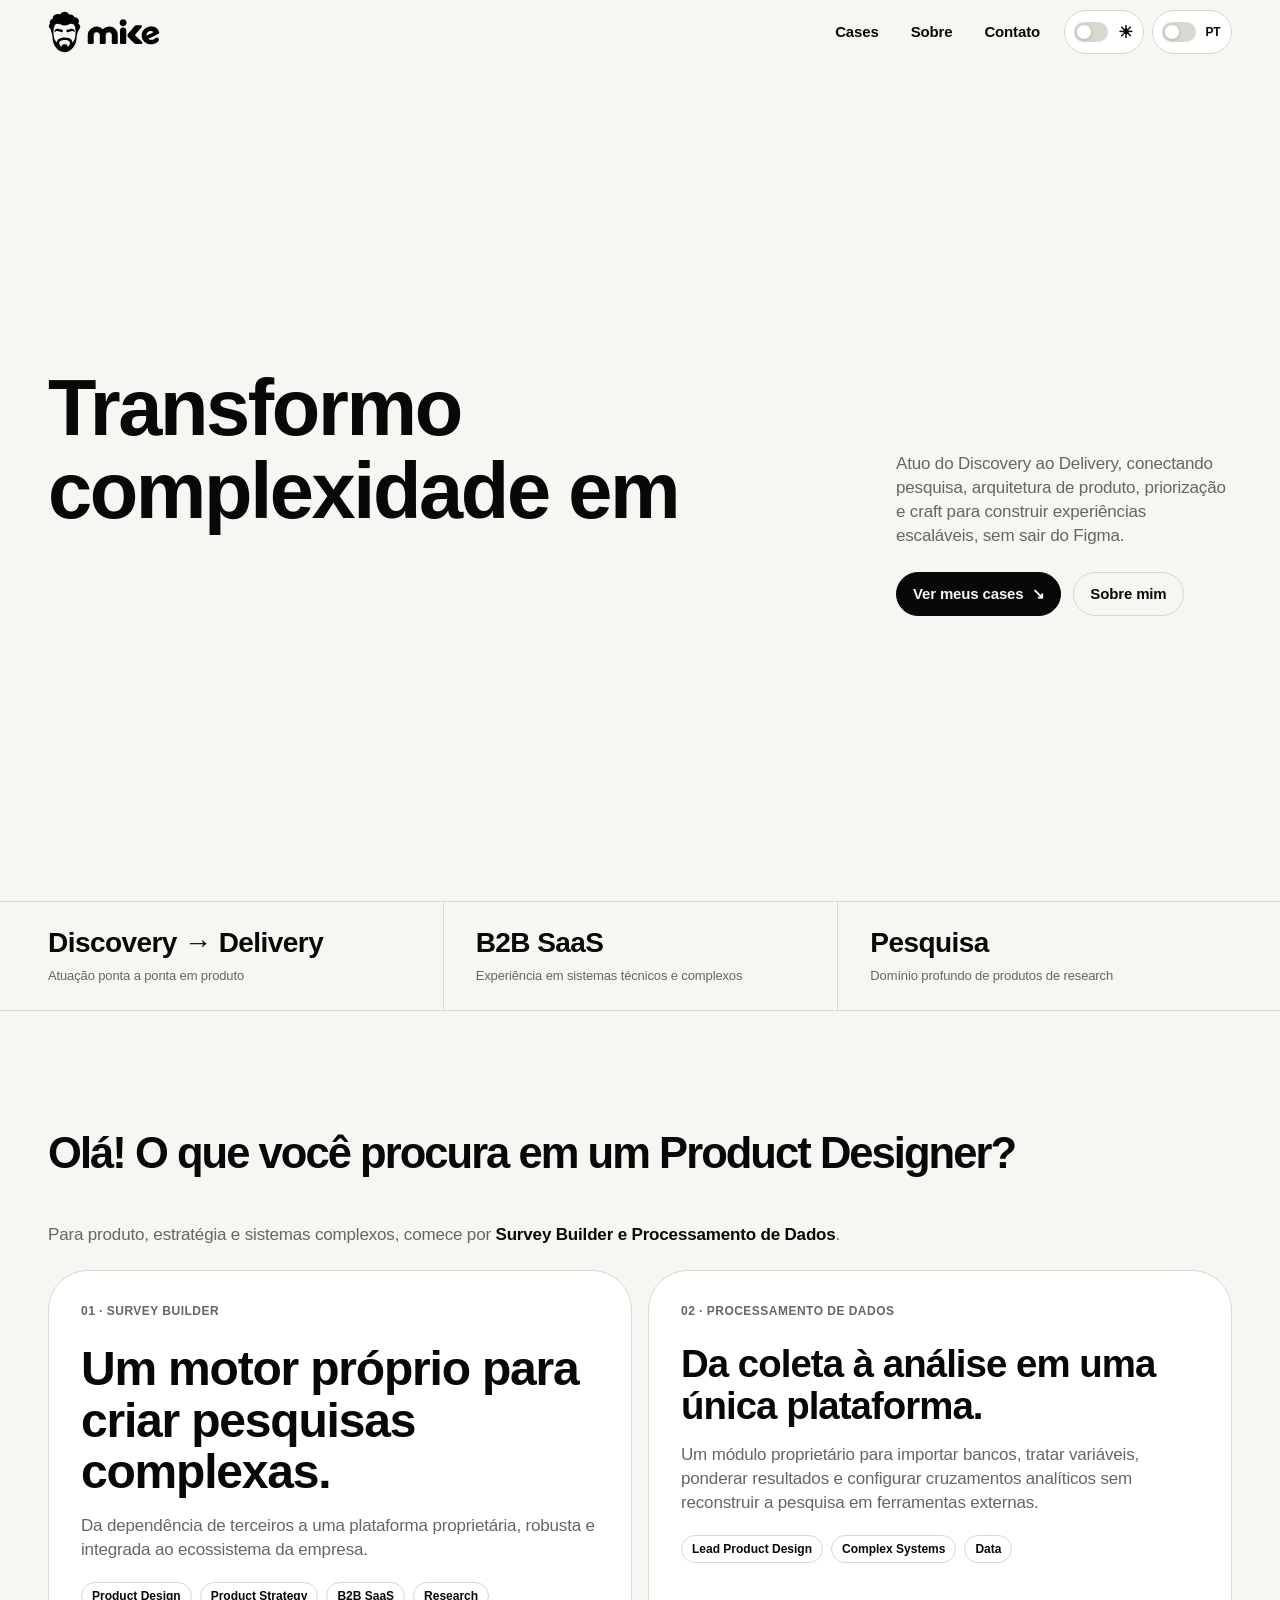
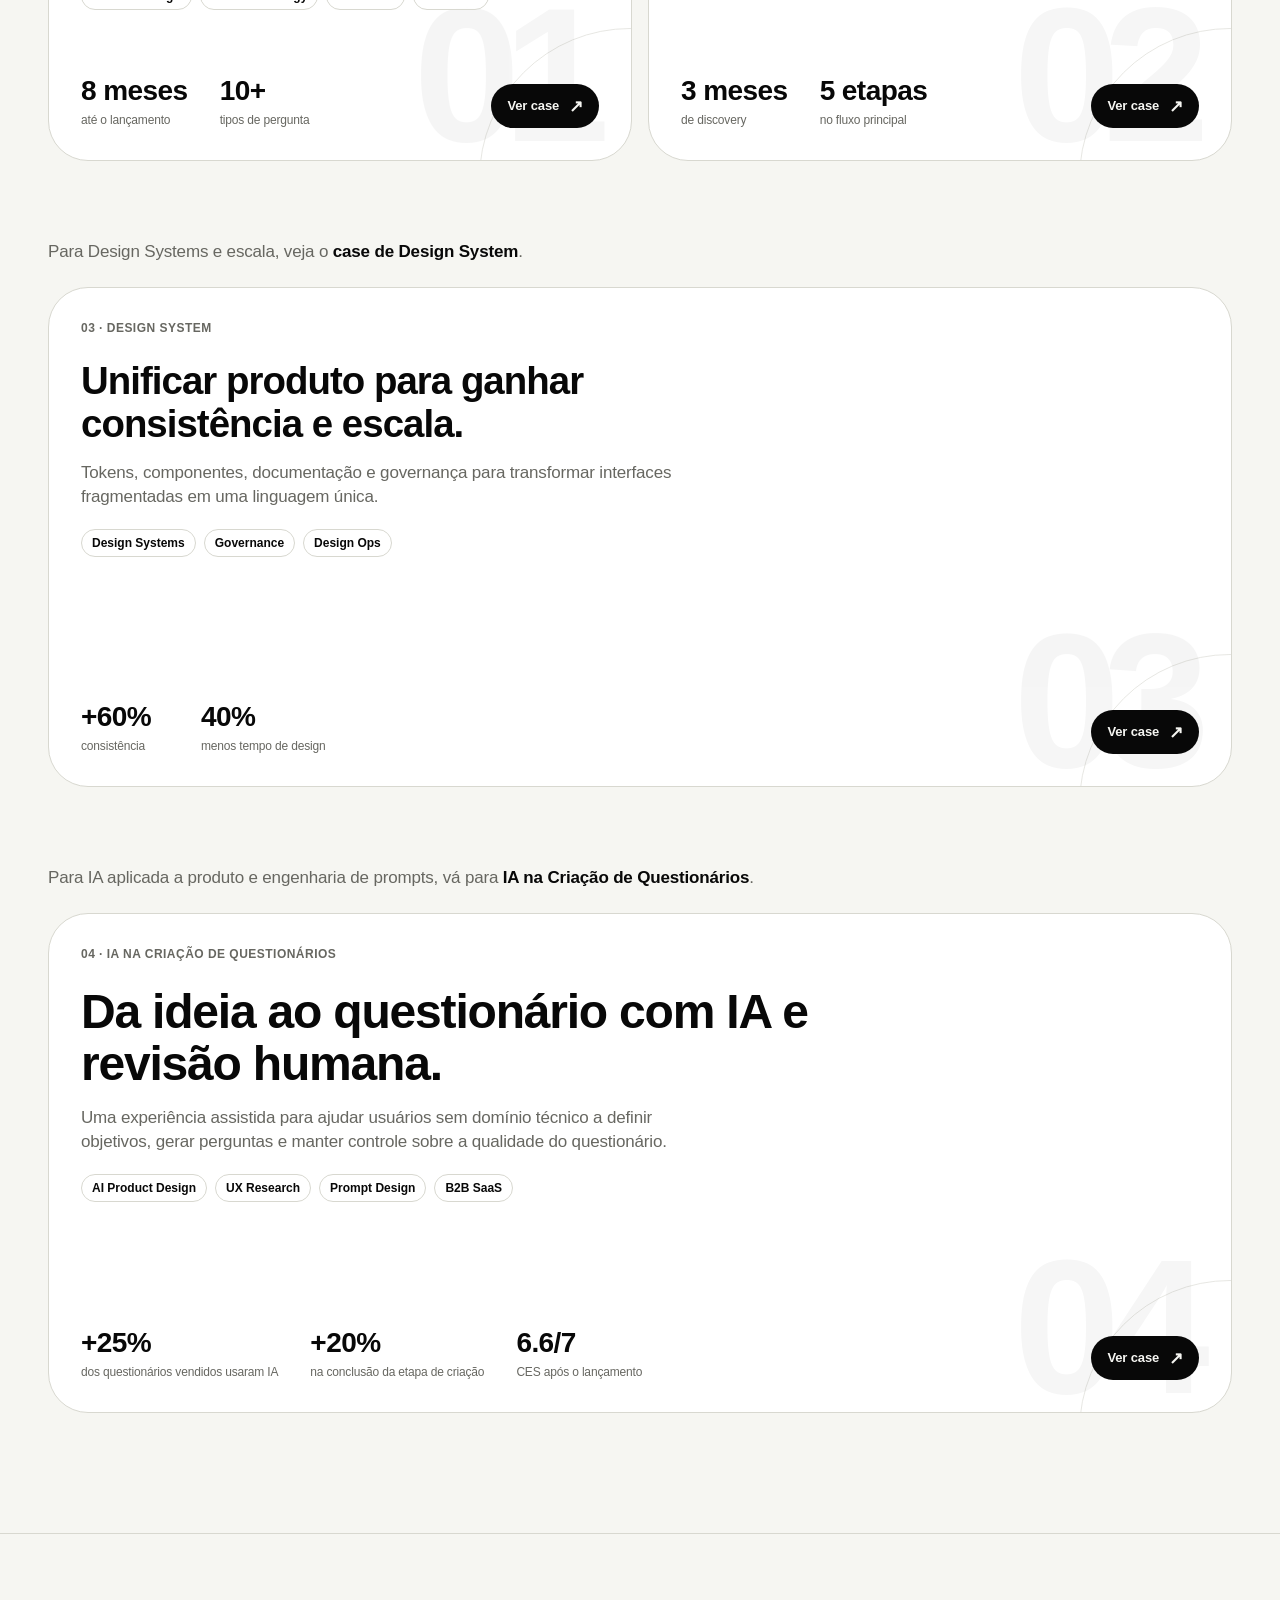
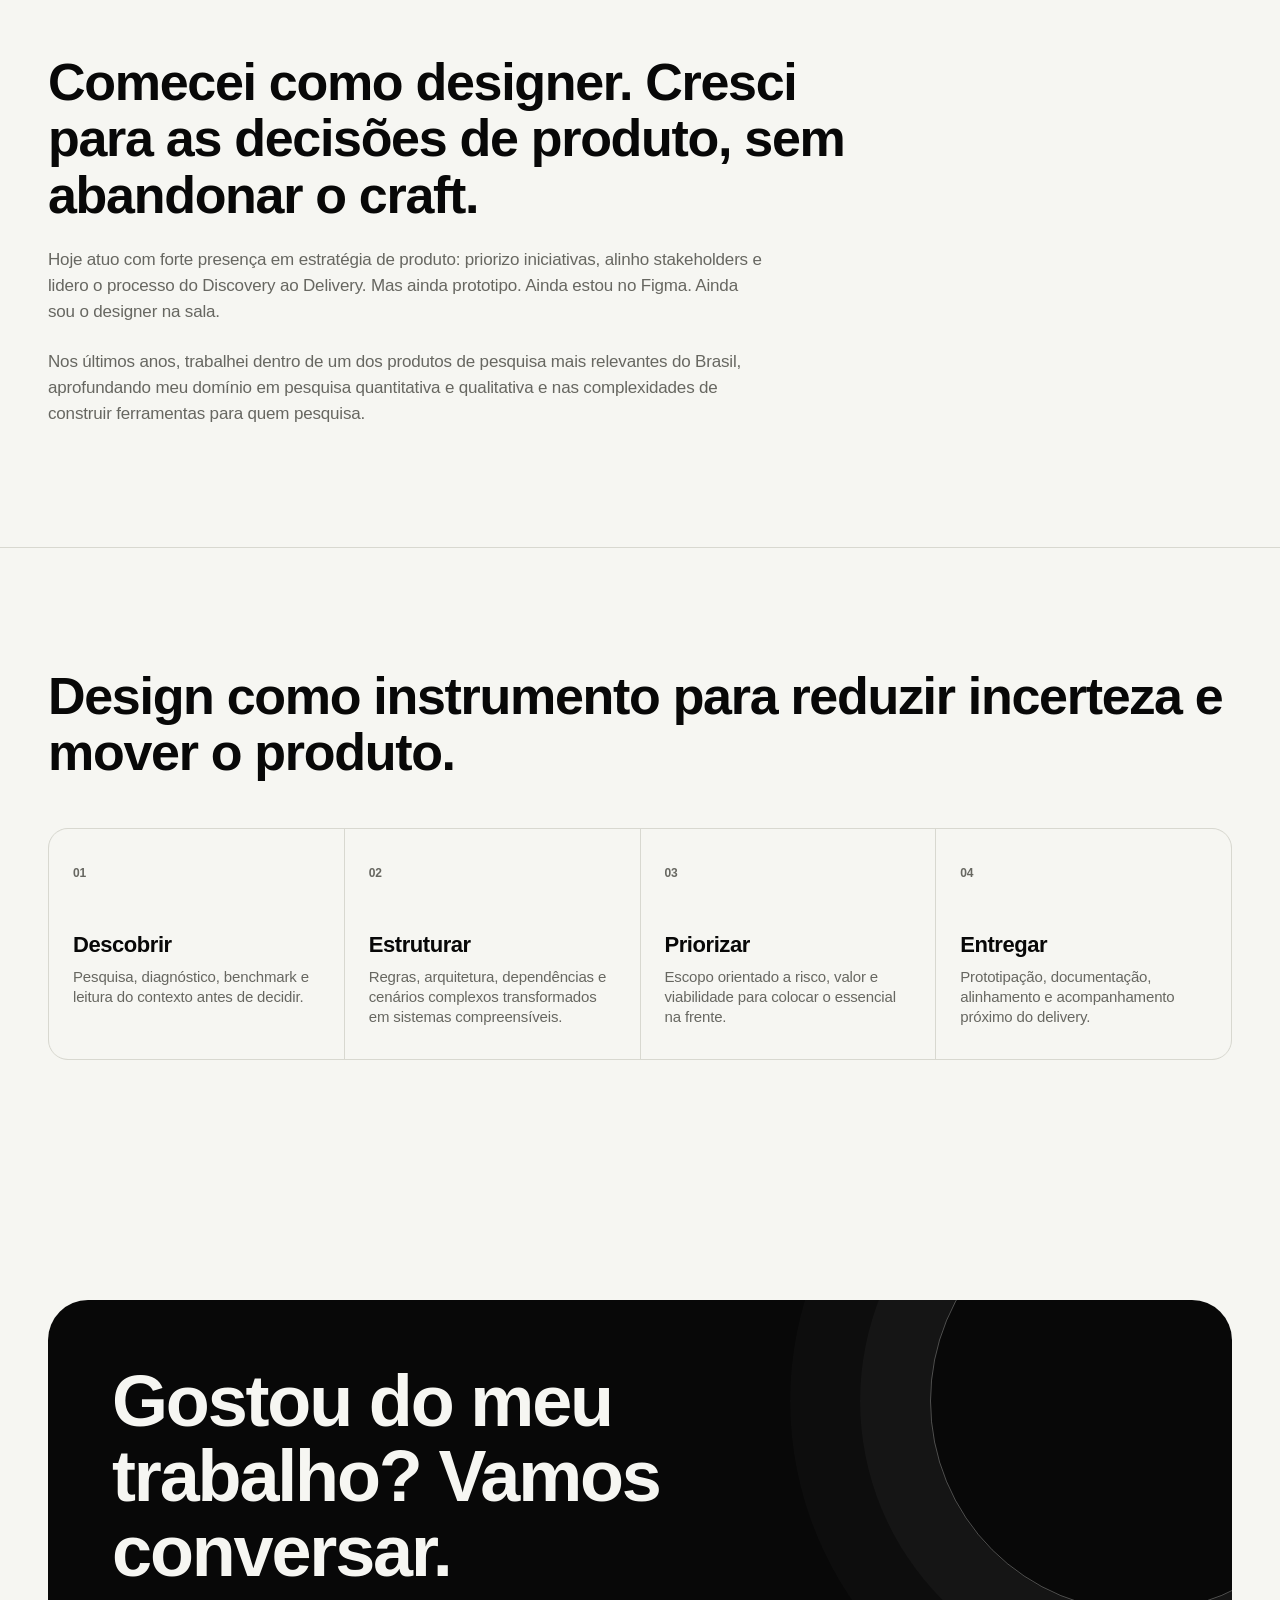
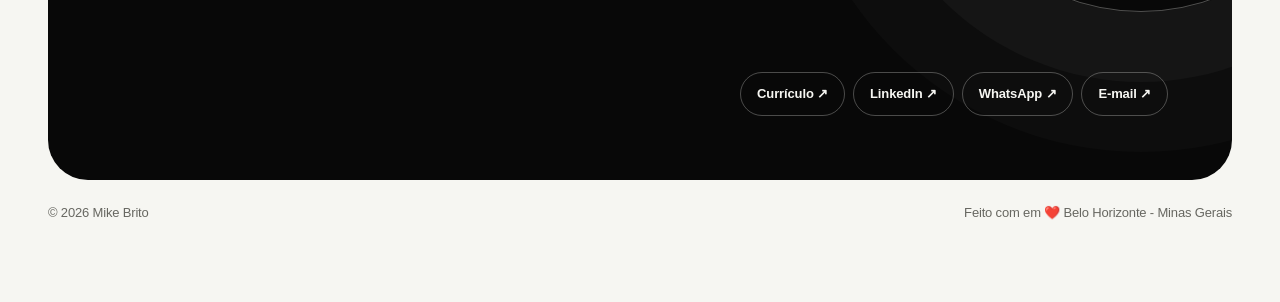
<file: index.html>
<!doctype html>
<html lang="pt-BR" data-theme="light">
<head>
  <meta charset="utf-8" />
  <meta name="viewport" content="width=device-width, initial-scale=1" />
  <meta name="description" content="Portfólio de Mike Brito, Product Designer com atuação em estratégia de produto, sistemas complexos e B2B SaaS." />
  <meta name="theme-color" content="#f6f6f2" />
  <title>Mike Brito | Product Designer</title>
  <link rel="canonical" href="https://mikebrito.com.br/" />
  <meta property="og:type" content="website" />
  <meta property="og:locale" content="pt_BR" />
  <meta property="og:site_name" content="Mike Brito | Product Designer" />
  <meta property="og:title" content="Mike Brito | Product Designer" />
  <meta property="og:description" content="Portfólio de Mike Brito, Product Designer com atuação em estratégia de produto, sistemas complexos, UX Research, Design Systems e B2B SaaS." />
  <meta property="og:url" content="https://mikebrito.com.br/" />
  <meta name="twitter:card" content="summary" />
  <meta name="twitter:title" content="Mike Brito | Product Designer" />
  <meta name="twitter:description" content="Portfólio de Mike Brito, Product Designer com atuação em estratégia de produto, sistemas complexos, UX Research, Design Systems e B2B SaaS." />
  <link rel="icon" href="./assets/favicon.svg" type="image/svg+xml" />
  <link rel="manifest" href="./site.webmanifest" />
  <link rel="stylesheet" href="./styles.css" />
  <style>
    .hero-rotating-visual { display: block; }
    .hero-rotating-word {
      display: inline-grid;
      vertical-align: baseline;
      position: relative;
    }
    .hero-rotating-word > span {
      grid-area: 1 / 1;
      opacity: 0;
      color: transparent;
      -webkit-text-stroke: 1.5px var(--fg);
      text-stroke: 1.5px var(--fg);
      transform: translateY(.28em);
      animation: hero-word-cycle 8s cubic-bezier(.2,.8,.2,1) infinite;
    }
    .hero-rotating-word > span:nth-child(1) { animation-delay: -.4s; }
    .hero-rotating-word > span:nth-child(2) { animation-delay: 1.6s; }
    .hero-rotating-word > span:nth-child(3) { animation-delay: 3.6s; }
    .hero-rotating-word > span:nth-child(4) { animation-delay: 5.6s; }
    @keyframes hero-word-cycle {
      0% { opacity: 0; transform: translateY(.28em); }
      5%, 20% { opacity: 1; transform: translateY(0); }
      25%, 100% { opacity: 0; transform: translateY(-.28em); }
    }
    .sr-only {
      position: absolute;
      width: 1px;
      height: 1px;
      padding: 0;
      margin: -1px;
      overflow: hidden;
      clip: rect(0,0,0,0);
      white-space: nowrap;
      border: 0;
    }
    @media (prefers-reduced-motion: reduce) {
      .hero-rotating-word > span { animation: none; display: none; opacity: 1; transform: none; }
      .hero-rotating-word > span:first-child { display: block; }
    }
  </style>
</head>
<body>
  <a class="skip-link" href="#conteudo">Pular para o conteúdo</a>

  <header class="site-header">
    <div class="shell nav">
      <a class="brand" href="/" aria-label="Mike Brito, início">
        <img src="./assets/logo.svg" alt="Mike" />
      </a>
      <nav class="nav-links" aria-label="Navegação principal">
        <a href="#cases">Cases</a>
        <a href="#sobre">Sobre</a>
        <a href="#contato">Contato</a>
        <button class="theme-toggle" type="button" aria-label="Alternar tema"><span>◐</span></button>
      </nav>
    </div>
  </header>

  <main id="conteudo">
    <section class="hero">
      <div class="shell hero-grid">
        <div class="reveal">
          <h1 class="hero-rotating-title">
            <span class="hero-rotating-visual" aria-hidden="true">Transformo complexidade em <span class="hero-rotating-word"><span>clareza.</span><span>estratégia.</span><span>escala.</span><span>impacto.</span></span></span>
            <span class="sr-only">Transformo complexidade em clareza, estratégia, escala e impacto.</span>
          </h1>
        </div>
        <div class="hero-copy reveal">
          <p>Atuo do Discovery ao Delivery, conectando pesquisa, arquitetura de produto, priorização e craft para construir experiências escaláveis, sem sair do Figma.</p>
          <div class="cta-row">
            <a class="btn btn-primary" href="#cases">Ver meus cases <span class="arrow">↘</span></a>
            <a class="btn btn-secondary" href="#sobre">Sobre mim</a>
          </div>
        </div>
      </div>
    </section>

    <div class="signal-strip">
      <div class="shell signal-grid">
        <div class="signal reveal"><strong>Discovery → Delivery</strong><span>Atuação ponta a ponta em produto</span></div>
        <div class="signal reveal"><strong>B2B SaaS</strong><span>Experiência em sistemas técnicos e complexos</span></div>
        <div class="signal reveal"><strong>Pesquisa</strong><span>Domínio profundo de produtos de research</span></div>
      </div>
    </div>

    <section class="section" id="cases">
      <div class="shell">
        <div class="section-head reveal">
          <div class="kicker">Cases selecionados</div>
          <h2>Quatro projetos. Um mesmo fio: transformar complexidade em escala.</h2>
        </div>

        <div class="work-grid">
          <article class="case-card large reveal" data-number="01">
            <div class="card-content">
              <div class="card-index">01 · SURVEY BUILDER</div>
              <h3 class="card-title">Um motor próprio para criar pesquisas complexas.</h3>
              <p class="card-desc">Da dependência de terceiros a uma plataforma proprietária, robusta e integrada ao ecossistema da Empresa X.</p>
              <div class="card-tags">
                <span class="tag">Product Design</span>
                <span class="tag">Product Strategy</span>
                <span class="tag">B2B SaaS</span>
                <span class="tag">Research</span>
              </div>
            </div>
            <div class="card-footer">
              <div class="case-stats" aria-label="Destaques do projeto">
                <div class="case-stat"><strong>8 meses</strong><span>até o lançamento</span></div>
                <div class="case-stat"><strong>10+</strong><span>tipos de pergunta</span></div>
              </div>
              <a class="case-cta" href="./cases/survey-builder/">Ver case <span aria-hidden="true">↗</span></a>
            </div>
          </article>

          <article class="case-card half reveal" data-number="02">
            <div class="card-content">
              <div class="card-index">02 · DESIGN SYSTEM</div>
              <h3 class="card-title">Unificar produto para ganhar consistência e escala.</h3>
              <p class="card-desc">Tokens, componentes, documentação e governança para transformar interfaces fragmentadas em uma linguagem única.</p>
              <div class="card-tags">
                <span class="tag">Design Systems</span>
                <span class="tag">Governance</span>
                <span class="tag">Design Ops</span>
              </div>
            </div>
            <div class="card-footer">
              <div class="case-stats" aria-label="Destaques do projeto">
                <div class="case-stat"><strong>+60%</strong><span>consistência</span></div>
                <div class="case-stat"><strong>40%</strong><span>menos tempo de design</span></div>
              </div>
              <a class="case-cta" href="./cases/design-system/">Ver case <span aria-hidden="true">↗</span></a>
            </div>
          </article>

          <article class="case-card half reveal" data-number="03">
            <div class="card-content">
              <div class="card-index">03 · PROCESSAMENTO DE DADOS</div>
              <h3 class="card-title">Da coleta à análise em uma única plataforma.</h3>
              <p class="card-desc">Um módulo proprietário para importar bancos, tratar variáveis, ponderar resultados e configurar cruzamentos analíticos sem reconstruir a pesquisa em ferramentas externas.</p>
              <div class="card-tags">
                <span class="tag">Lead Product Design</span>
                <span class="tag">Complex Systems</span>
                <span class="tag">Data</span>
              </div>
            </div>
            <div class="card-footer">
              <div class="case-stats" aria-label="Destaques do projeto">
                <div class="case-stat"><strong>3 meses</strong><span>de discovery</span></div>
                <div class="case-stat"><strong>5 etapas</strong><span>no fluxo principal</span></div>
              </div>
              <a class="case-cta" href="./cases/processamento-de-dados/">Ver case <span aria-hidden="true">↗</span></a>
            </div>
          </article>

          <article class="case-card large reveal" data-number="04">
            <div class="card-content">
              <div class="card-index">04 · IA NA CRIAÇÃO DE QUESTIONÁRIOS</div>
              <h3 class="card-title">Da ideia ao questionário com IA e revisão humana.</h3>
              <p class="card-desc">Uma experiência assistida para ajudar usuários sem domínio técnico a definir objetivos, gerar perguntas e manter controle sobre a qualidade do questionário.</p>
              <div class="card-tags">
                <span class="tag">AI Product Design</span>
                <span class="tag">UX Research</span>
                <span class="tag">Prompt Design</span>
                <span class="tag">B2B SaaS</span>
              </div>
            </div>
            <div class="card-footer">
              <div class="case-stats" aria-label="Destaques do projeto">
                <div class="case-stat"><strong>+25%</strong><span>dos questionários vendidos usaram IA</span></div>
                <div class="case-stat"><strong>+20%</strong><span>na conclusão da etapa de criação</span></div>
                <div class="case-stat"><strong>6.6/7</strong><span>CES após o lançamento</span></div>
              </div>
              <a class="case-cta" href="./cases/ia-questionarios/">Ver case <span aria-hidden="true">↗</span></a>
            </div>
          </article>
        </div>
      </div>
    </section>

    <section class="statement" id="sobre">
      <div class="shell statement-grid">
        <div class="kicker reveal">Sobre mim</div>
        <div class="reveal">
          <h2>Comecei como designer. Cresci para as decisões de produto, sem abandonar o craft.</h2>
          <p>Hoje atuo com forte presença em estratégia de produto: priorizo iniciativas, alinho stakeholders e lidero o processo do Discovery ao Delivery. Mas ainda prototipo. Ainda estou no Figma. Ainda sou o designer na sala.</p>
          <p>Nos últimos anos, trabalhei dentro de um dos produtos de pesquisa mais relevantes do Brasil, aprofundando meu domínio em pesquisa quantitativa e qualitativa e nas complexidades de construir ferramentas para quem pesquisa.</p>
        </div>
      </div>
    </section>

    <section class="section">
      <div class="shell">
        <div class="section-head reveal">
          <div class="kicker">Como eu trabalho</div>
          <h2>Design como instrumento para reduzir incerteza e mover o produto.</h2>
        </div>
        <div class="practice-grid reveal">
          <article class="practice"><span class="n">01</span><h3>Descobrir</h3><p>Pesquisa, diagnóstico, benchmark e leitura do contexto antes de decidir.</p></article>
          <article class="practice"><span class="n">02</span><h3>Estruturar</h3><p>Regras, arquitetura, dependências e cenários complexos transformados em sistemas compreensíveis.</p></article>
          <article class="practice"><span class="n">03</span><h3>Priorizar</h3><p>Escopo orientado a risco, valor e viabilidade para colocar o essencial na frente.</p></article>
          <article class="practice"><span class="n">04</span><h3>Entregar</h3><p>Prototipação, documentação, alinhamento e acompanhamento próximo do delivery.</p></article>
        </div>
      </div>
    </section>

    <section class="contact" id="contato">
      <div class="shell">
        <div class="contact-box reveal">
          <h2>Gostou do meu trabalho? Vamos conversar.</h2>
          <div class="contact-bottom">
            <p></p>
            <div class="contact-links">
              <a href="https://www.linkedin.com/in/mikecbrito/" target="_blank" rel="noopener noreferrer" aria-label="Abrir LinkedIn de Mike Brito">LinkedIn ↗</a>
              <a href="https://wa.me/5531975330995" target="_blank" rel="noopener noreferrer" aria-label="Conversar com Mike Brito pelo WhatsApp">WhatsApp ↗</a>
              <a href="mailto:mikecbrito@gmail.com" aria-label="Enviar e-mail para Mike Brito">E-mail ↗</a>
            </div>
          </div>
        </div>
        <footer class="site-footer"><span>© 2026 Mike Brito</span><span>Feito com em ❤️ Belo Horizonte - Minas Gerais</span></footer>
      </div>
    </section>
  </main>

  <script src="./script.js"></script>
</body>
</html>
</file>
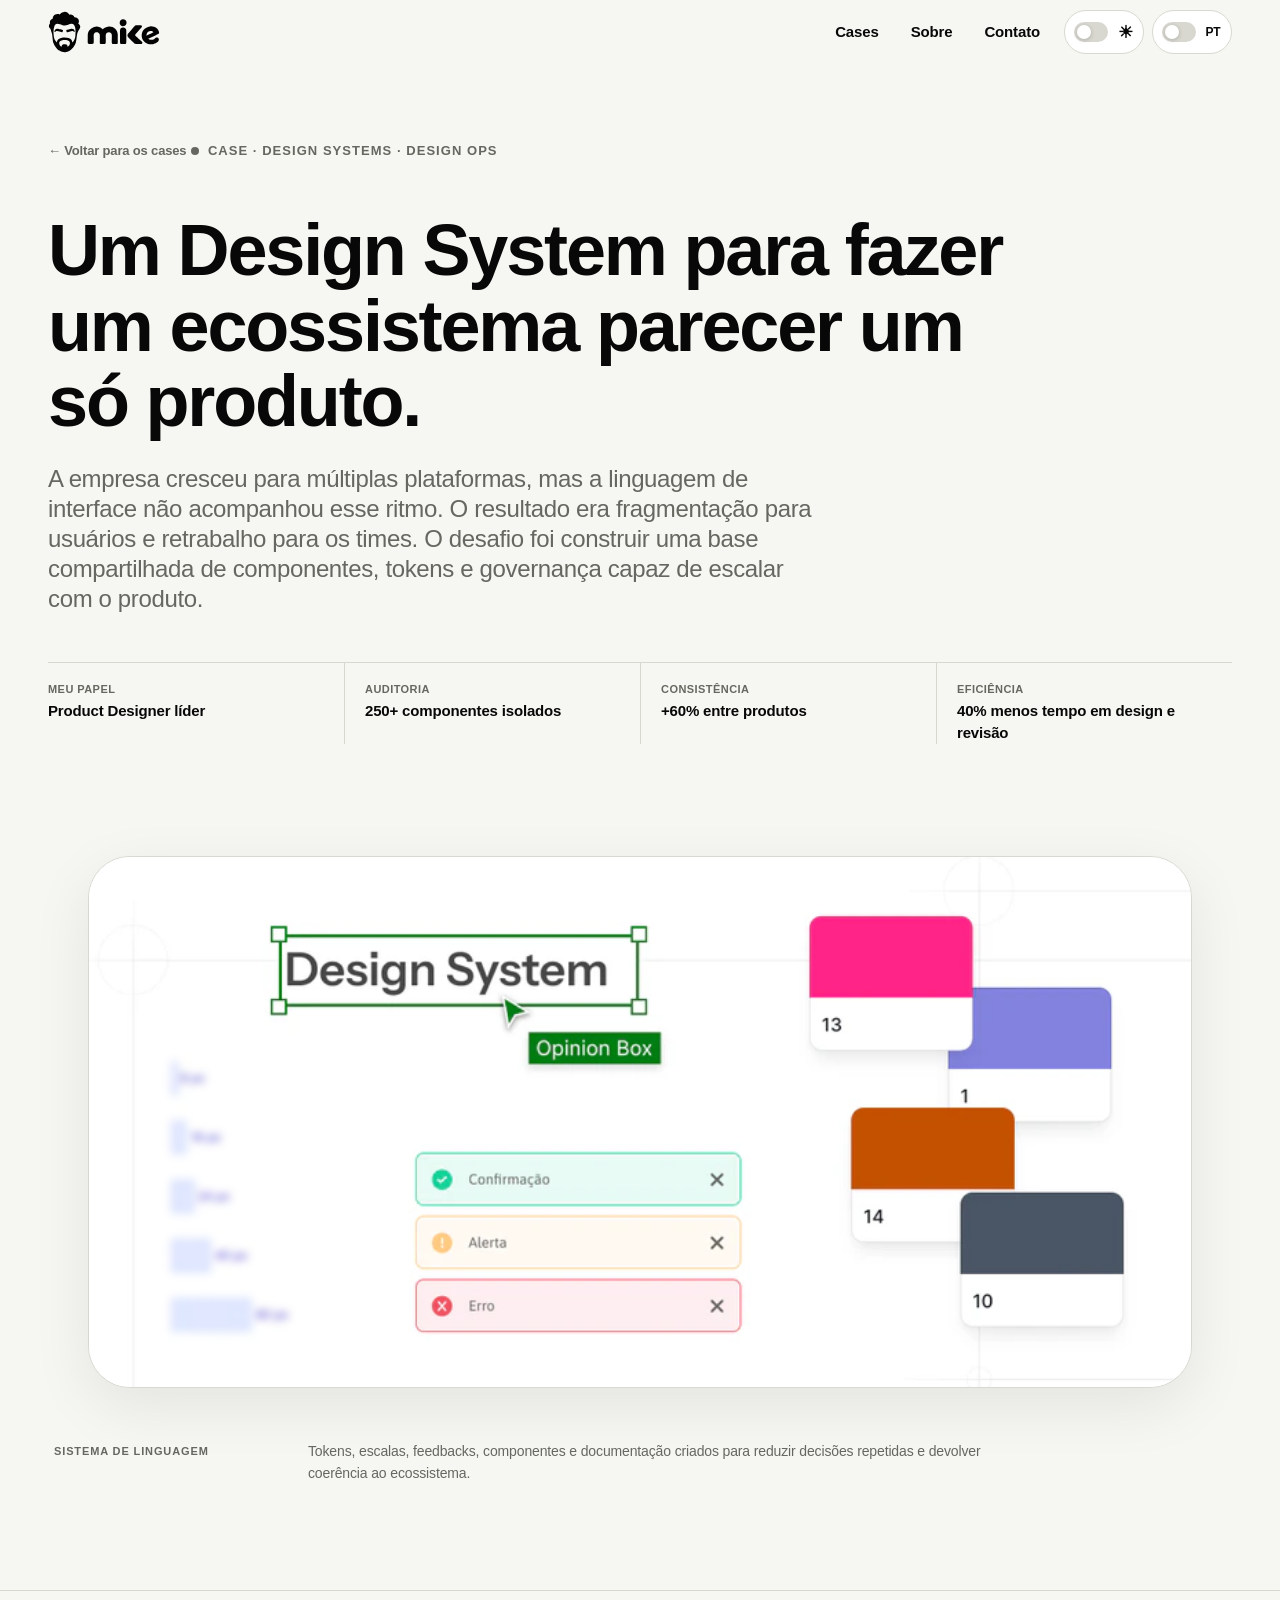
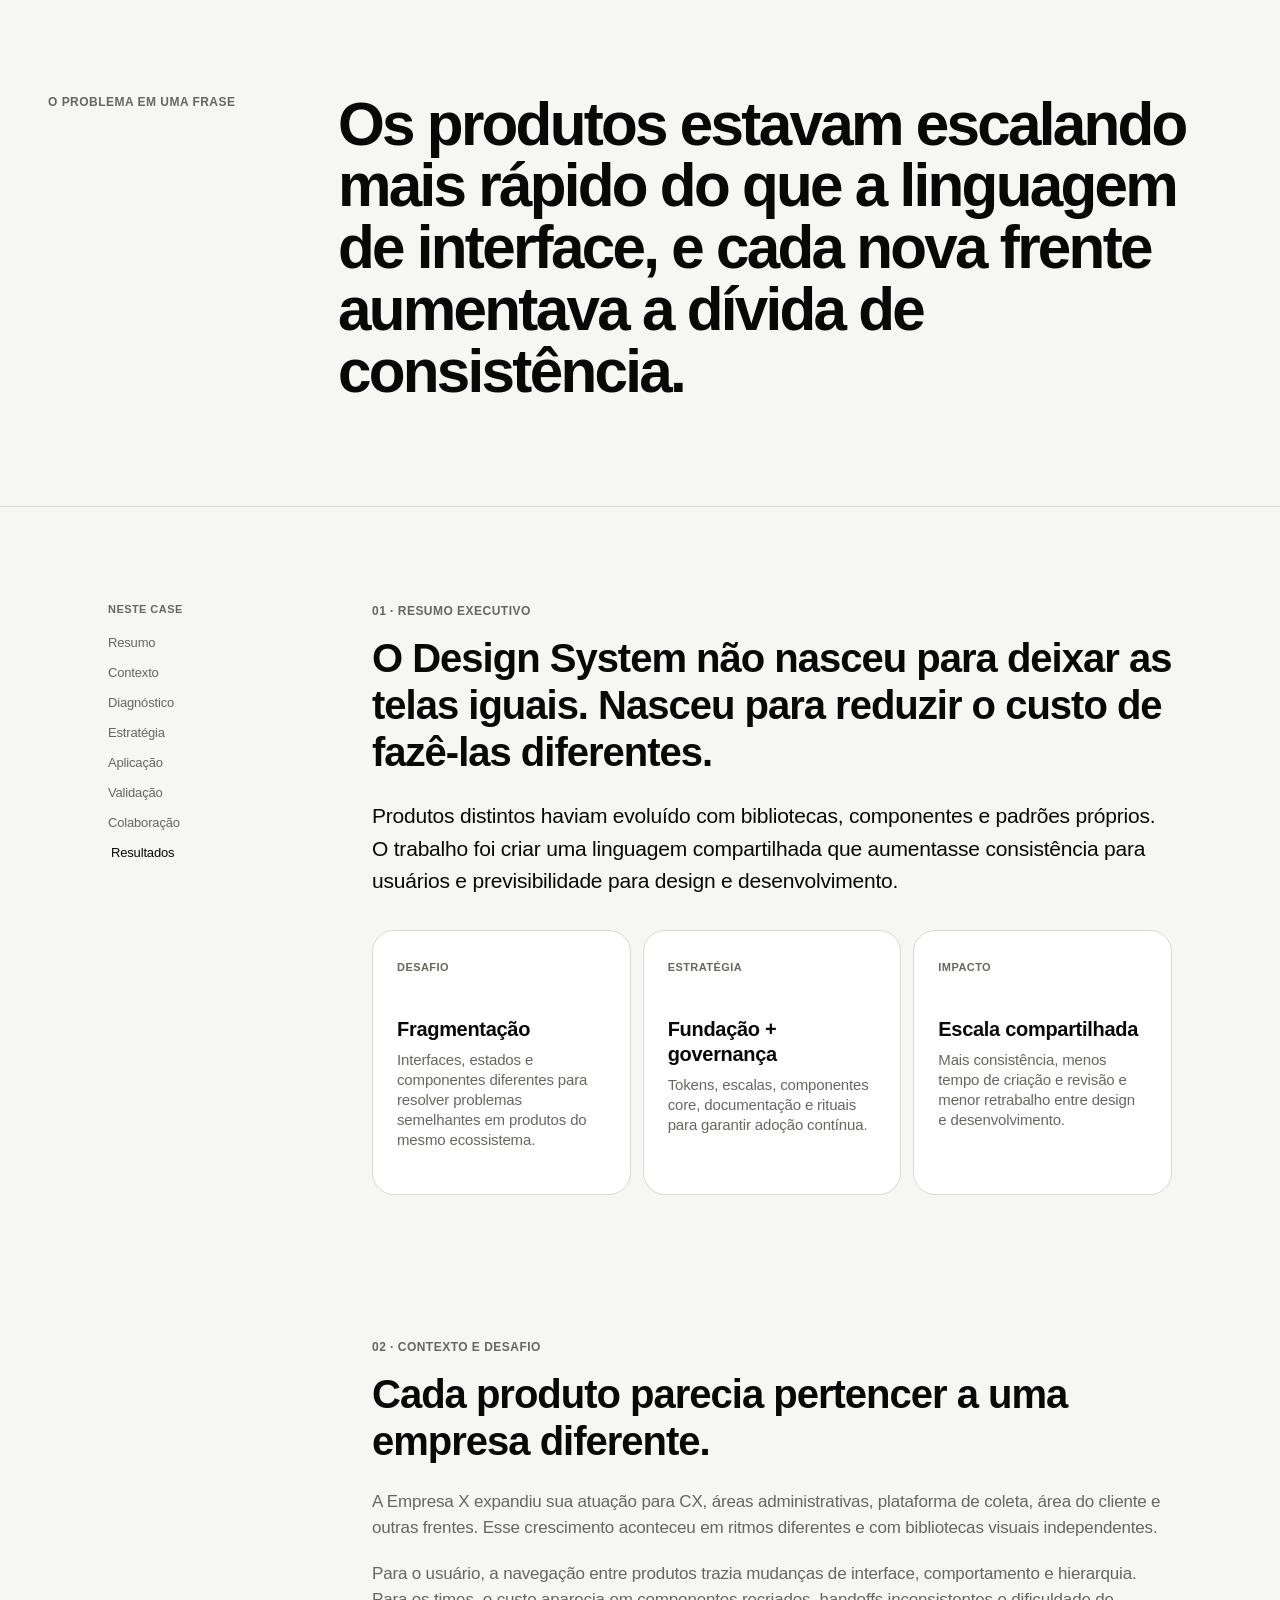
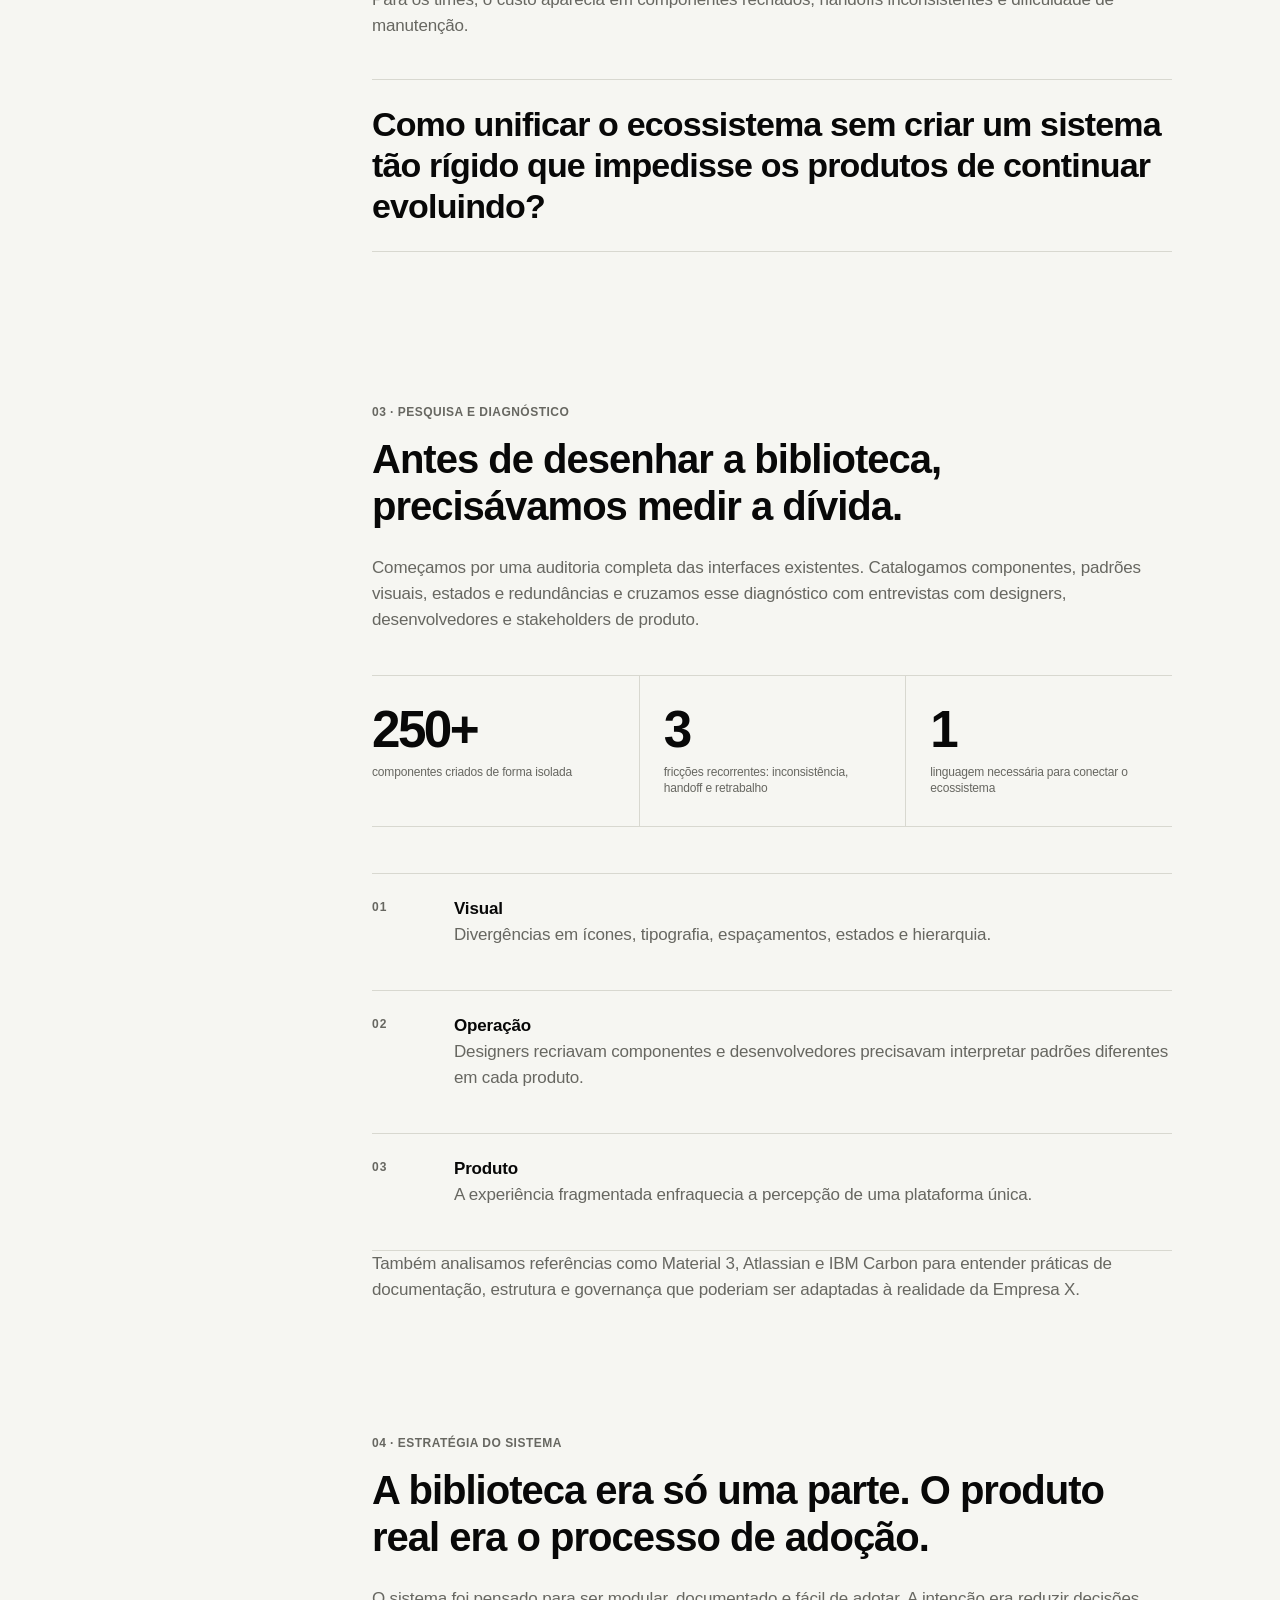
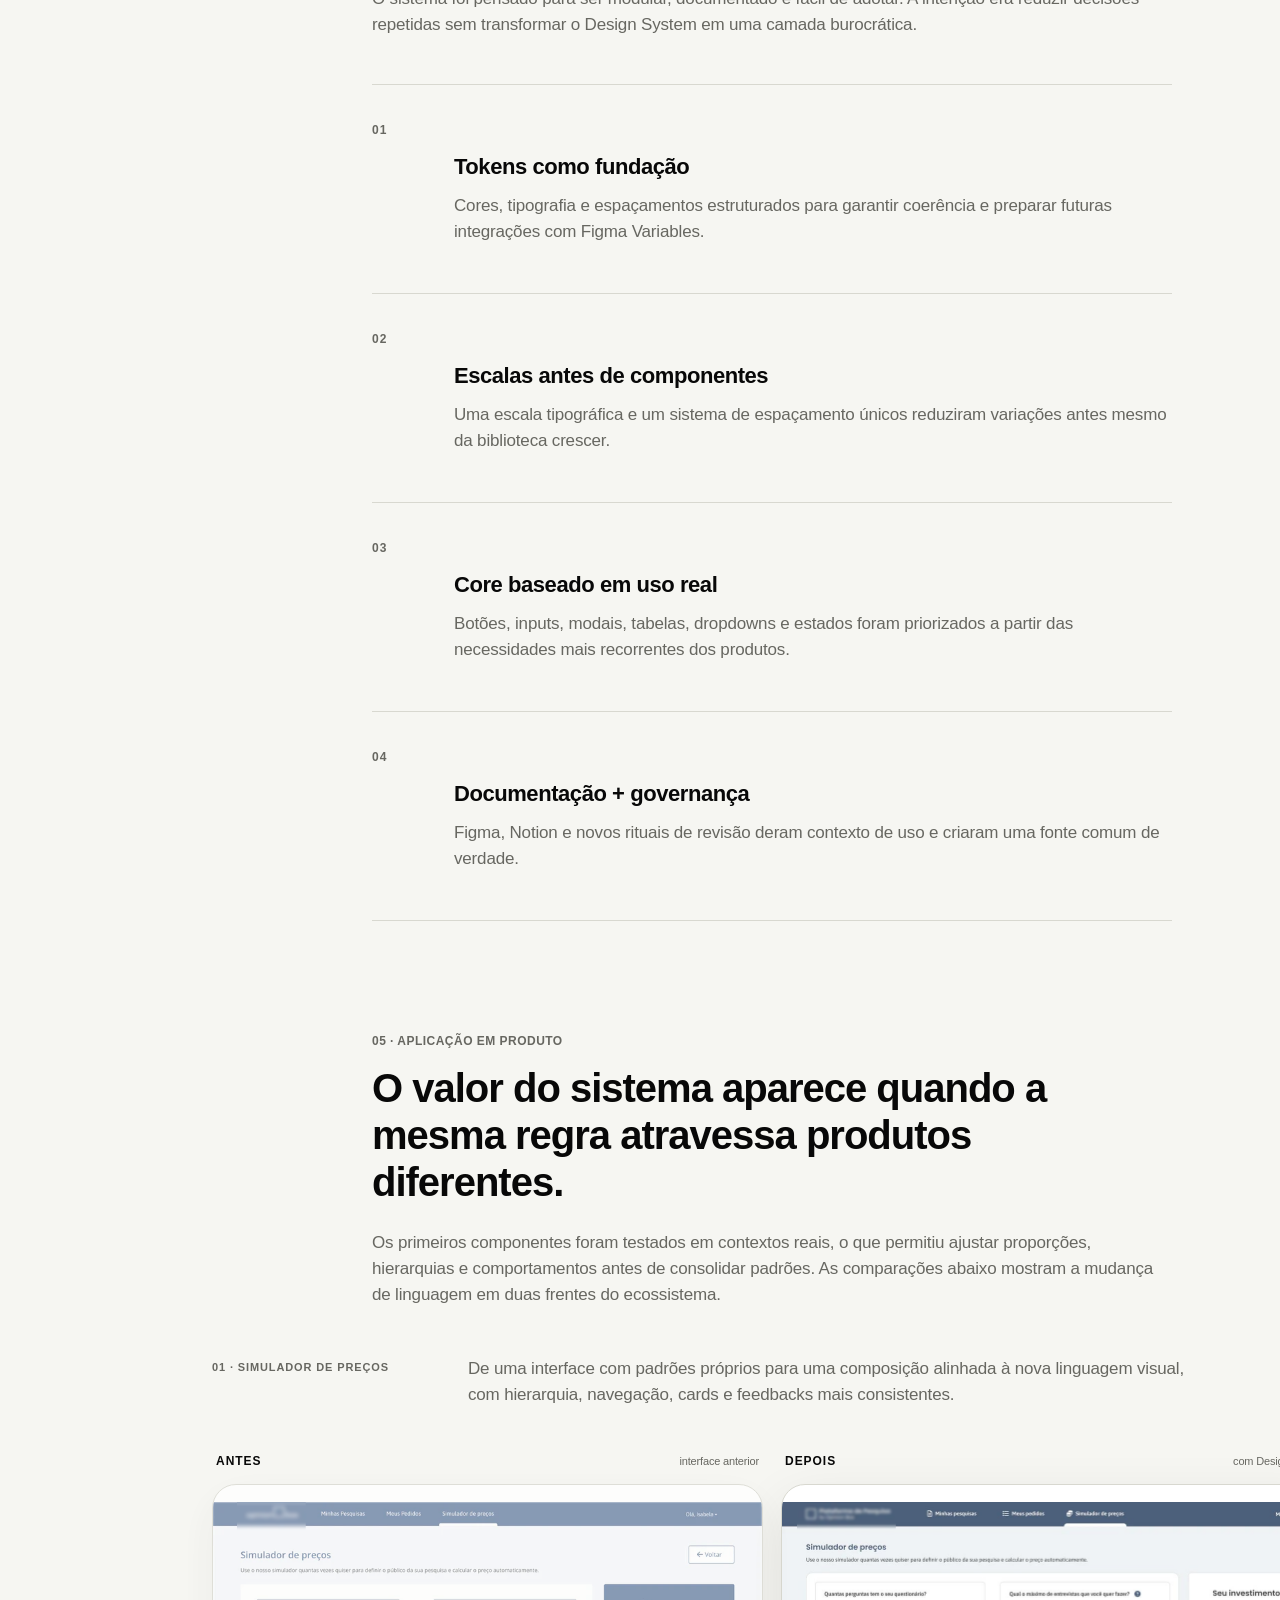
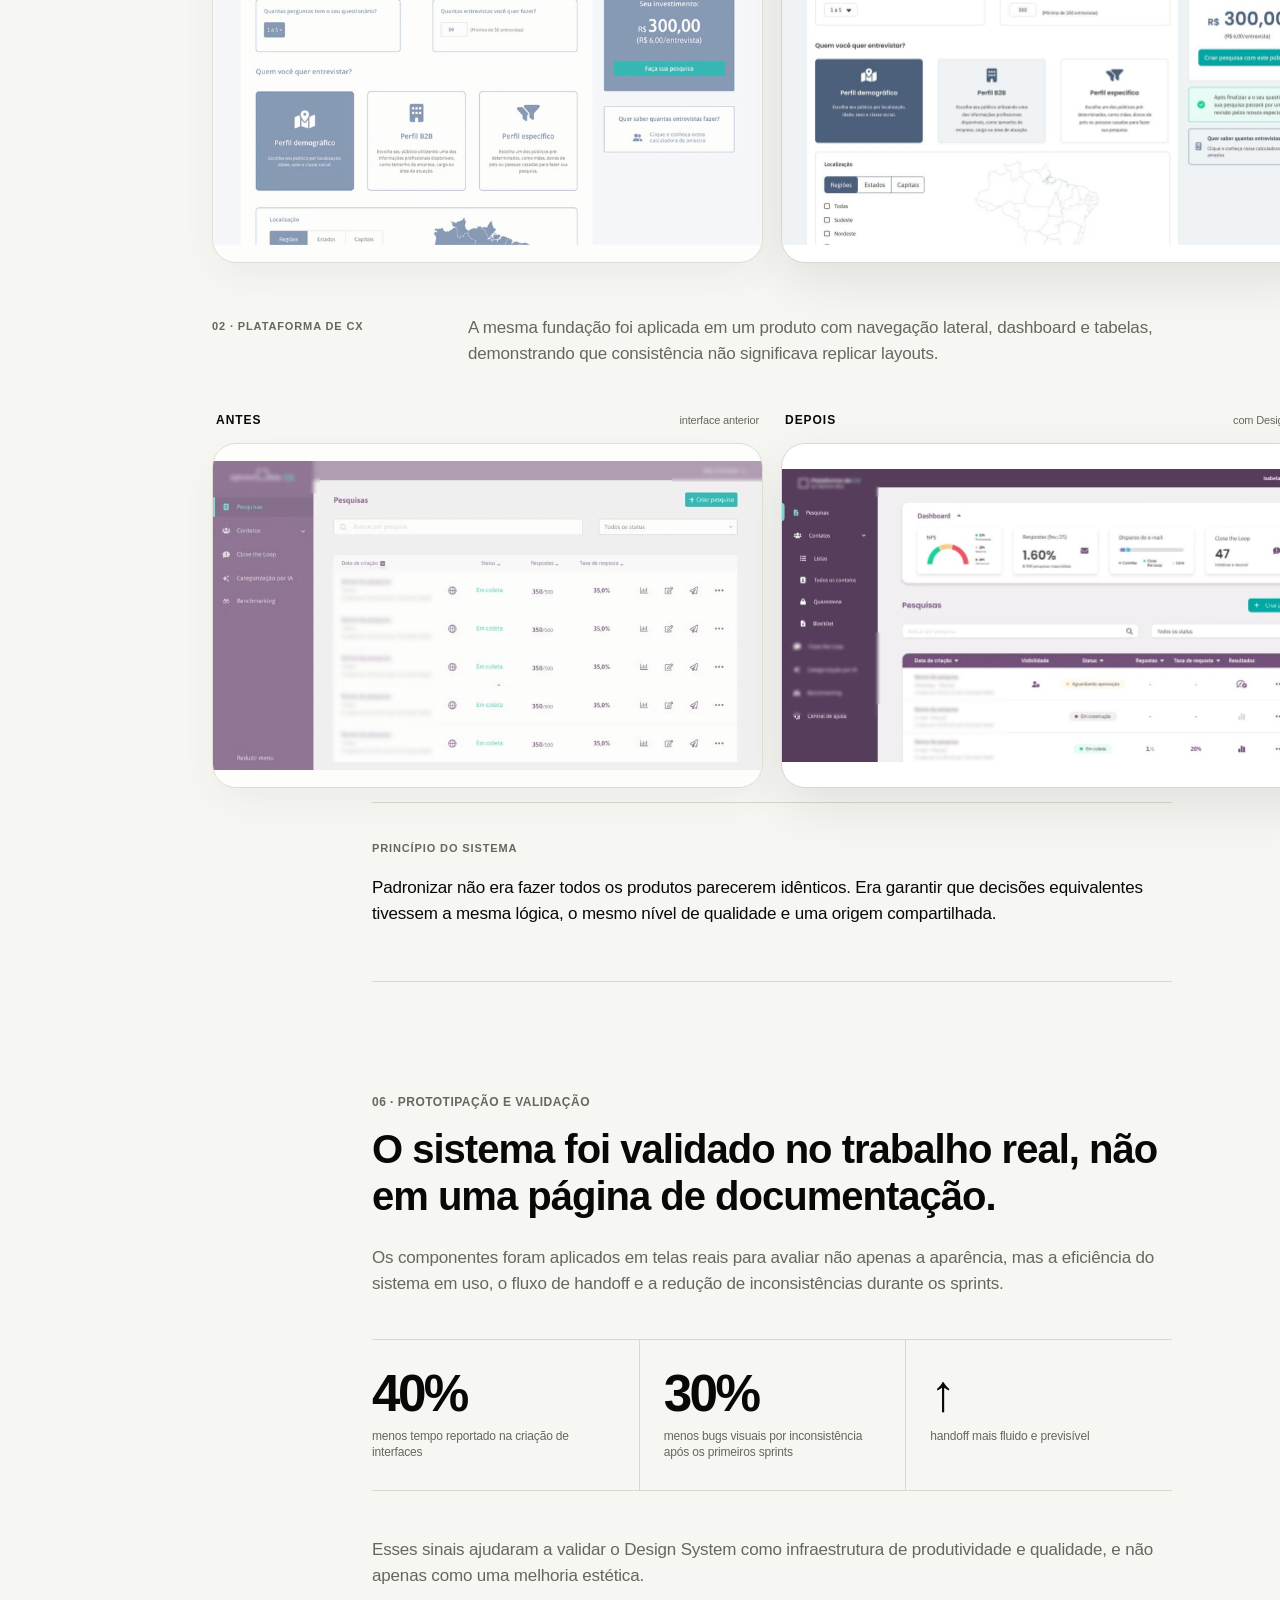
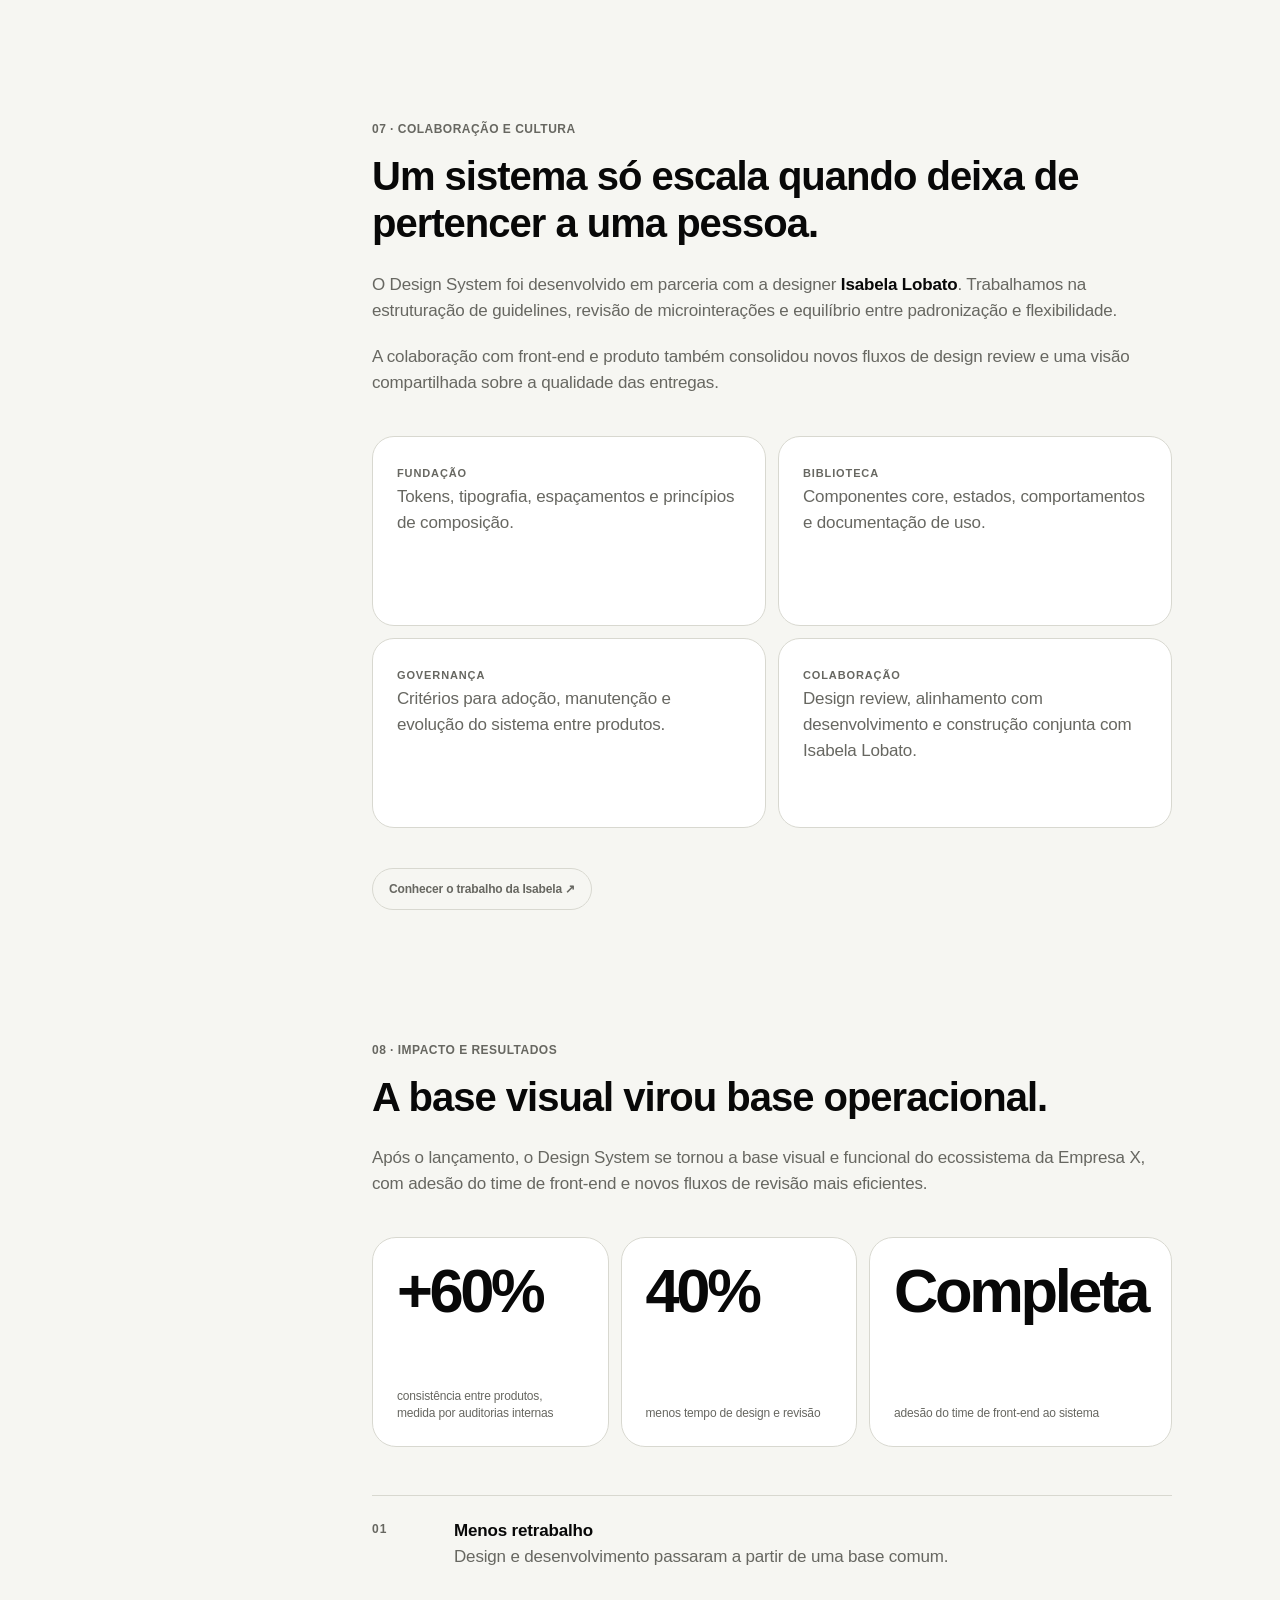
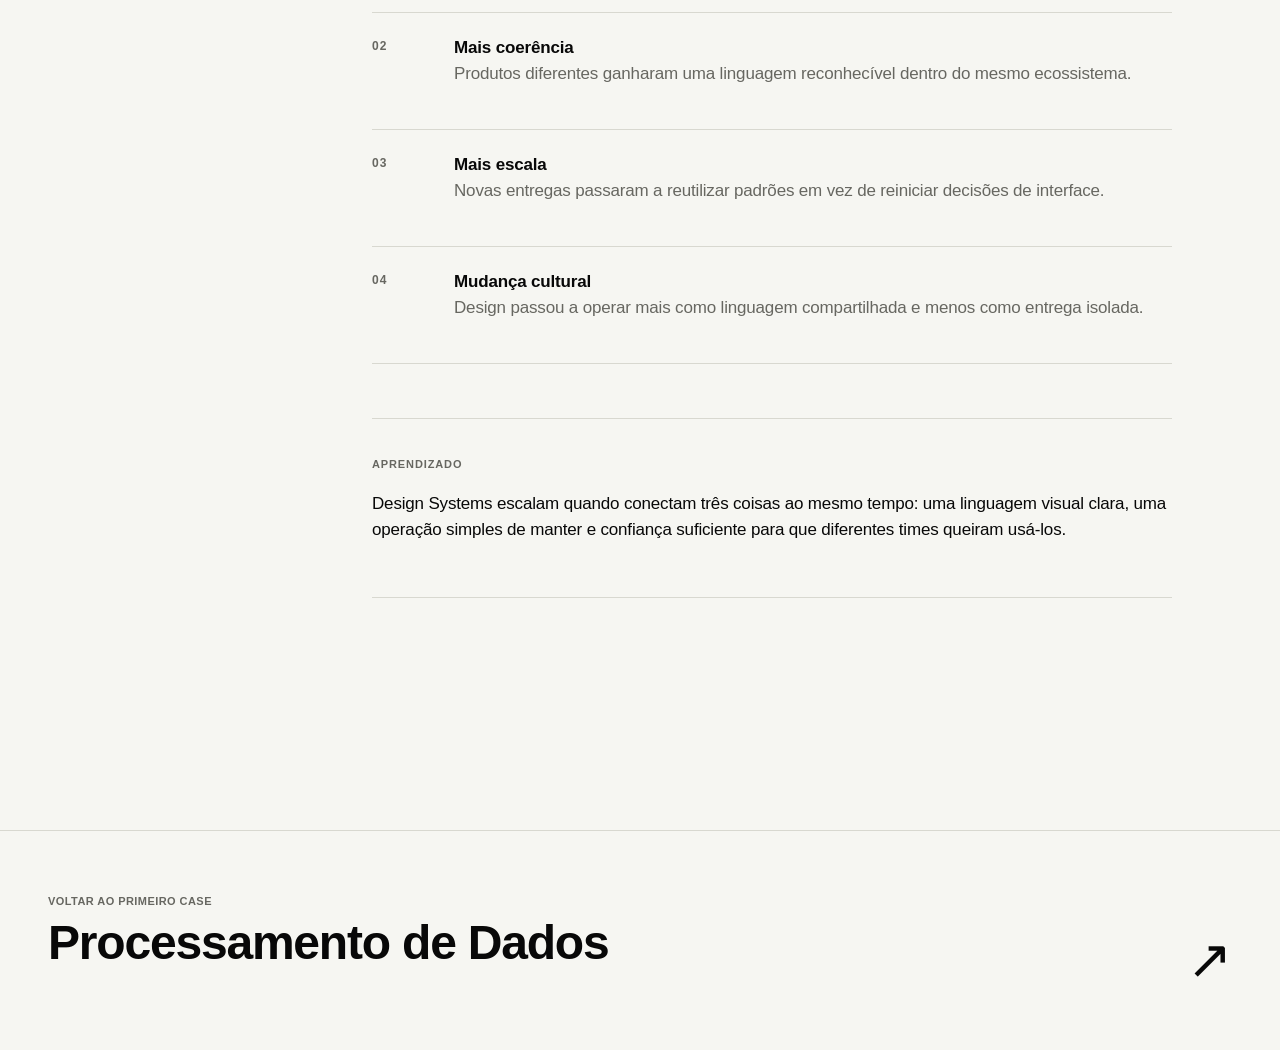
<file: cases/design-system/index.html>
<!doctype html>
<html lang="pt-BR" data-theme="light">
<head>
  <meta charset="utf-8" />
  <meta name="robots" content="noindex, nofollow, nosnippet">
  <meta name="googlebot" content="noindex, nofollow, nosnippet">
  <meta name="viewport" content="width=device-width, initial-scale=1" />
  <meta name="description" content="Case de Product Design: Design System para unificar produtos, reduzir retrabalho e criar escala entre design e desenvolvimento." />
  <meta name="theme-color" content="#f6f6f2" />
  <title>Design System | Mike Brito</title>
  <link rel="canonical" href="https://mikebrito.com.br/cases/design-system" />
  <meta property="og:type" content="article" />
  <meta property="og:locale" content="pt_BR" />
  <meta property="og:site_name" content="Mike Brito | Product Designer" />
  <meta property="og:title" content="Design System | Mike Brito" />
  <meta property="og:description" content="Como transformamos interfaces fragmentadas em uma linguagem compartilhada entre produtos, design e desenvolvimento." />
  <meta property="og:url" content="https://mikebrito.com.br/cases/design-system" />
  <meta property="og:image" content="https://mikebrito.com.br/assets/cases/design-system/01-capa-design-system.png" />
  <meta name="twitter:card" content="summary_large_image" />
  <meta name="twitter:title" content="Design System | Mike Brito" />
  <meta name="twitter:description" content="Case de Product Design: unificação e escala do ecossistema da Empresa X." />
  <meta name="twitter:image" content="https://mikebrito.com.br/assets/cases/design-system/01-capa-design-system.png" />
  <link rel="icon" href="../../assets/favicon.svg" type="image/svg+xml" />
  <link rel="manifest" href="../../site.webmanifest" />
  <link rel="stylesheet" href="../../styles.css" />
</head>
<body>
<a class="skip-link" href="#conteudo">Pular para o conteúdo</a>

<header class="site-header">
  <div class="shell nav">
    <a class="brand" href="../../index.html" aria-label="Mike Brito, início"><img src="../../assets/logo.svg" alt="Mike" /></a>
    <nav class="nav-links" aria-label="Navegação principal">
      <a href="../../index.html#cases">Cases</a>
      <a href="../../index.html#sobre">Sobre</a>
      <a href="../../index.html#contato">Contato</a>
      <button class="theme-toggle" type="button" aria-label="Alternar tema"><span>◐</span></button>
    </nav>
  </div>
</header>

<main id="conteudo" class="case-main case-study">
  <section class="case-hero case-hero-editorial">
    <div class="shell">
      <a class="back-link" href="../../index.html#cases">← Voltar para os cases</a>
      <div class="eyebrow">Case · Design Systems · Design Ops</div>
      <h1>Um Design System para fazer um ecossistema parecer um só produto.</h1>
      <p class="case-deck">A Empresa X cresceu para múltiplas plataformas, mas a linguagem de interface não acompanhou esse ritmo. O resultado era fragmentação para usuários e retrabalho para os times. O desafio foi construir uma base compartilhada de componentes, tokens e governança capaz de escalar com o produto.</p>

      <div class="case-meta case-meta-editorial">
        <div class="meta-item"><span class="meta-label">Meu papel</span><span class="meta-value">Product Designer líder</span></div>
        <div class="meta-item"><span class="meta-label">Auditoria</span><span class="meta-value">250+ componentes isolados</span></div>
        <div class="meta-item"><span class="meta-label">Consistência</span><span class="meta-value">+60% entre produtos</span></div>
        <div class="meta-item"><span class="meta-label">Eficiência</span><span class="meta-value">40% menos tempo em design e revisão</span></div>
      </div>
    </div>
  </section>

  <section class="shell case-visual-lead reveal" aria-label="Representação visual do Design System">
    <figure class="product-frame product-frame-hero ds-cover-frame">
      <img src="../../assets/cases/design-system/01-capa-design-system.png" alt="Representação visual do Design System com tipografia, escala de espaçamento, feedbacks e cards" loading="eager" />
    </figure>
    <div class="visual-lead-caption">
      <span>Sistema de linguagem</span>
      <p>Tokens, escalas, feedbacks, componentes e documentação criados para reduzir decisões repetidas e devolver coerência ao ecossistema.</p>
    </div>
  </section>

  <section class="case-punchline reveal">
    <div class="shell case-punchline-grid">
      <span class="kicker">O problema em uma frase</span>
      <p>A Empresa X estava escalando produtos mais rápido do que a linguagem de interface, e cada nova frente aumentava a dívida de consistência.</p>
    </div>
  </section>

  <div class="shell case-layout case-layout-wide">
    <aside class="case-toc" aria-label="Índice do case">
      <div class="case-toc-title">Neste case</div>
      <a href="#resumo">Resumo</a>
      <a href="#contexto">Contexto</a>
      <a href="#diagnostico">Diagnóstico</a>
      <a href="#estrategia">Estratégia</a>
      <a href="#aplicacao">Aplicação</a>
      <a href="#validacao">Validação</a>
      <a href="#colaboracao">Colaboração</a>
      <a href="#resultados">Resultados</a>
    </aside>

    <article class="case-content case-content-editorial">
      <section class="case-section reveal" id="resumo">
        <div class="section-number">01 · RESUMO EXECUTIVO</div>
        <h2>O Design System não nasceu para deixar as telas iguais. Nasceu para reduzir o custo de fazê-las diferentes.</h2>
        <p class="case-lead">Produtos distintos da Empresa X haviam evoluído com bibliotecas, componentes e padrões próprios. O trabalho foi criar uma linguagem compartilhada que aumentasse consistência para usuários e previsibilidade para design e desenvolvimento.</p>

        <div class="summary-grid summary-grid-clean">
          <div class="summary-card"><span>Desafio</span><h3>Fragmentação</h3><p>Interfaces, estados e componentes diferentes para resolver problemas semelhantes em produtos do mesmo ecossistema.</p></div>
          <div class="summary-card"><span>Estratégia</span><h3>Fundação + governança</h3><p>Tokens, escalas, componentes core, documentação e rituais para garantir adoção contínua.</p></div>
          <div class="summary-card"><span>Impacto</span><h3>Escala compartilhada</h3><p>Mais consistência, menos tempo de criação e revisão e menor retrabalho entre design e desenvolvimento.</p></div>
        </div>
      </section>

      <section class="case-section reveal" id="contexto">
        <div class="section-number">02 · CONTEXTO E DESAFIO</div>
        <h2>Cada produto parecia pertencer a uma Empresa X diferente.</h2>
        <p>A Empresa X expandiu sua atuação para CX, áreas administrativas, plataforma de coleta, área do cliente e outras frentes. Esse crescimento aconteceu em ritmos diferentes e com bibliotecas visuais independentes.</p>
        <p>Para o usuário, a navegação entre produtos trazia mudanças de interface, comportamento e hierarquia. Para os times, o custo aparecia em componentes recriados, handoffs inconsistentes e dificuldade de manutenção.</p>

        <div class="quote">Como unificar o ecossistema sem criar um sistema tão rígido que impedisse os produtos de continuar evoluindo?</div>
      </section>

      <section class="case-section reveal" id="diagnostico">
        <div class="section-number">03 · PESQUISA E DIAGNÓSTICO</div>
        <h2>Antes de desenhar a biblioteca, precisávamos medir a dívida.</h2>
        <p>Começamos por uma auditoria completa das interfaces existentes. Catalogamos componentes, padrões visuais, estados e redundâncias e cruzamos esse diagnóstico com entrevistas com designers, desenvolvedores e stakeholders de produto.</p>

        <div class="constraint-band">
          <div><strong>250+</strong><span>componentes criados de forma isolada</span></div>
          <div><strong>3</strong><span>fricções recorrentes: inconsistência, handoff e retrabalho</span></div>
          <div><strong>1</strong><span>linguagem necessária para conectar o ecossistema</span></div>
        </div>

        <div class="impact-list">
          <div><span>01</span><p><strong>Visual</strong><br>Divergências em ícones, tipografia, espaçamentos, estados e hierarquia.</p></div>
          <div><span>02</span><p><strong>Operação</strong><br>Designers recriavam componentes e desenvolvedores precisavam interpretar padrões diferentes em cada produto.</p></div>
          <div><span>03</span><p><strong>Produto</strong><br>A experiência fragmentada enfraquecia a percepção de uma plataforma única.</p></div>
        </div>

        <p>Também analisamos referências como Material 3, Atlassian e IBM Carbon para entender práticas de documentação, estrutura e governança que poderiam ser adaptadas à realidade da Empresa X.</p>
      </section>

      <section class="case-section reveal" id="estrategia">
        <div class="section-number">04 · ESTRATÉGIA DO SISTEMA</div>
        <h2>A biblioteca era só uma parte. O produto real era o processo de adoção.</h2>
        <p>O sistema foi pensado para ser modular, documentado e fácil de adotar. A intenção era reduzir decisões repetidas sem transformar o Design System em uma camada burocrática.</p>

        <div class="decision-list">
          <article><span>01</span><div><h3>Tokens como fundação</h3><p>Cores, tipografia e espaçamentos estruturados para garantir coerência e preparar futuras integrações com Figma Variables.</p></div></article>
          <article><span>02</span><div><h3>Escalas antes de componentes</h3><p>Uma escala tipográfica e um sistema de espaçamento únicos reduziram variações antes mesmo da biblioteca crescer.</p></div></article>
          <article><span>03</span><div><h3>Core baseado em uso real</h3><p>Botões, inputs, modais, tabelas, dropdowns e estados foram priorizados a partir das necessidades mais recorrentes dos produtos.</p></div></article>
          <article><span>04</span><div><h3>Documentação + governança</h3><p>Figma, Notion e novos rituais de revisão deram contexto de uso e criaram uma fonte comum de verdade.</p></div></article>
        </div>
      </section>

      <section class="case-section reveal" id="aplicacao">
        <div class="section-number">05 · APLICAÇÃO EM PRODUTO</div>
        <h2>O valor do sistema aparece quando a mesma regra atravessa produtos diferentes.</h2>
        <p>Os primeiros componentes foram testados em contextos reais, o que permitiu ajustar proporções, hierarquias e comportamentos antes de consolidar padrões. As comparações abaixo mostram a mudança de linguagem em duas frentes do ecossistema.</p>

        <div class="comparison-section case-media-wide">
          <div class="comparison-head">
            <span>01 · Simulador de preços</span>
            <p>De uma interface com padrões próprios para uma composição alinhada à nova linguagem visual, com hierarquia, navegação, cards e feedbacks mais consistentes.</p>
          </div>
          <div class="before-after-grid">
            <figure class="comparison-card comparison-before">
              <div class="comparison-label"><span>Antes</span><small>interface anterior</small></div>
              <div class="media-frame"><img src="../../assets/cases/design-system/02-simulador-antes.png" alt="Simulador de preços antes da aplicação do Design System" loading="lazy" /></div>
            </figure>
            <figure class="comparison-card comparison-after">
              <div class="comparison-label"><span>Depois</span><small>com Design System</small></div>
              <div class="media-frame"><img src="../../assets/cases/design-system/03-simulador-depois.png" alt="Simulador de preços depois da aplicação do Design System" loading="lazy" /></div>
            </figure>
          </div>
        </div>

        <div class="comparison-section case-media-wide comparison-section-spaced">
          <div class="comparison-head">
            <span>02 · Plataforma de CX</span>
            <p>A mesma fundação foi aplicada em um produto com navegação lateral, dashboard e tabelas, demonstrando que consistência não significava replicar layouts.</p>
          </div>
          <div class="before-after-grid">
            <figure class="comparison-card comparison-before">
              <div class="comparison-label"><span>Antes</span><small>interface anterior</small></div>
              <div class="media-frame"><img src="../../assets/cases/design-system/04-cx-antes.png" alt="Plataforma de CX antes da aplicação do Design System" loading="lazy" /></div>
            </figure>
            <figure class="comparison-card comparison-after">
              <div class="comparison-label"><span>Depois</span><small>com Design System</small></div>
              <div class="media-frame"><img src="../../assets/cases/design-system/05-cx-depois.png" alt="Plataforma de CX depois da aplicação do Design System" loading="lazy" /></div>
            </figure>
          </div>
        </div>

        <div class="closing-learning product-principle">
          <span>Princípio do sistema</span>
          <p>Padronizar não era fazer todos os produtos parecerem idênticos. Era garantir que decisões equivalentes tivessem a mesma lógica, o mesmo nível de qualidade e uma origem compartilhada.</p>
        </div>
      </section>

      <section class="case-section reveal" id="validacao">
        <div class="section-number">06 · PROTOTIPAÇÃO E VALIDAÇÃO</div>
        <h2>O sistema foi validado no trabalho real, não em uma página de documentação.</h2>
        <p>Os componentes foram aplicados em telas reais para avaliar não apenas a aparência, mas a eficiência do sistema em uso, o fluxo de handoff e a redução de inconsistências durante os sprints.</p>

        <div class="constraint-band result-band">
          <div><strong>40%</strong><span>menos tempo reportado na criação de interfaces</span></div>
          <div><strong>30%</strong><span>menos bugs visuais por inconsistência após os primeiros sprints</span></div>
          <div><strong>↑</strong><span>handoff mais fluido e previsível</span></div>
        </div>

        <p>Esses sinais ajudaram a validar o Design System como infraestrutura de produtividade e qualidade, e não apenas como uma melhoria estética.</p>
      </section>

      <section class="case-section reveal" id="colaboracao">
        <div class="section-number">07 · COLABORAÇÃO E CULTURA</div>
        <h2>Um sistema só escala quando deixa de pertencer a uma pessoa.</h2>
        <p>O Design System foi desenvolvido em parceria com a designer <strong>Isabela Lobato</strong>. Trabalhamos na estruturação de guidelines, revisão de microinterações e equilíbrio entre padronização e flexibilidade.</p>
        <p>A colaboração com front-end e produto também consolidou novos fluxos de design review e uma visão compartilhada sobre a qualidade das entregas.</p>

        <div class="role-grid">
          <div><span>Fundação</span><p>Tokens, tipografia, espaçamentos e princípios de composição.</p></div>
          <div><span>Biblioteca</span><p>Componentes core, estados, comportamentos e documentação de uso.</p></div>
          <div><span>Governança</span><p>Critérios para adoção, manutenção e evolução do sistema entre produtos.</p></div>
          <div><span>Colaboração</span><p>Design review, alinhamento com desenvolvimento e construção conjunta com Isabela Lobato.</p></div>
        </div>

        <p class="collab-link"><a href="https://isabelalobato.com/" target="_blank" rel="noreferrer">Conhecer o trabalho da Isabela ↗</a></p>
      </section>

      <section class="case-section reveal" id="resultados">
        <div class="section-number">08 · IMPACTO E RESULTADOS</div>
        <h2>A base visual virou base operacional.</h2>
        <p>Após o lançamento, o Design System se tornou a base visual e funcional do ecossistema da Empresa X, com adesão do time de front-end e novos fluxos de revisão mais eficientes.</p>

        <div class="result-metrics">
          <div><strong>+60%</strong><span>consistência entre produtos, medida por auditorias internas</span></div>
          <div><strong>40%</strong><span>menos tempo de design e revisão</span></div>
          <div><strong>Completa</strong><span>adesão do time de front-end ao sistema</span></div>
        </div>

        <div class="impact-list">
          <div><span>01</span><p><strong>Menos retrabalho</strong><br>Design e desenvolvimento passaram a partir de uma base comum.</p></div>
          <div><span>02</span><p><strong>Mais coerência</strong><br>Produtos diferentes ganharam uma linguagem reconhecível dentro do mesmo ecossistema.</p></div>
          <div><span>03</span><p><strong>Mais escala</strong><br>Novas entregas passaram a reutilizar padrões em vez de reiniciar decisões de interface.</p></div>
          <div><span>04</span><p><strong>Mudança cultural</strong><br>Design passou a operar mais como linguagem compartilhada e menos como entrega isolada.</p></div>
        </div>

        <div class="closing-learning">
          <span>Aprendizado</span>
          <p>Design Systems escalam quando conectam três coisas ao mesmo tempo: uma linguagem visual clara, uma operação simples de manter e confiança suficiente para que diferentes times queiram usá-los.</p>
        </div>
      </section>
    </article>
  </div>

  <section class="next-case">
    <div class="shell">
      <a href="../processamento-de-dados/">
        <div><small>Voltar ao primeiro case</small><strong>Processamento de Dados</strong></div>
        <span class="next-arrow">↗</span>
      </a>
    </div>
  </section>
</main>

<script src="../../script.js"></script>
</body>
</html>
</file>
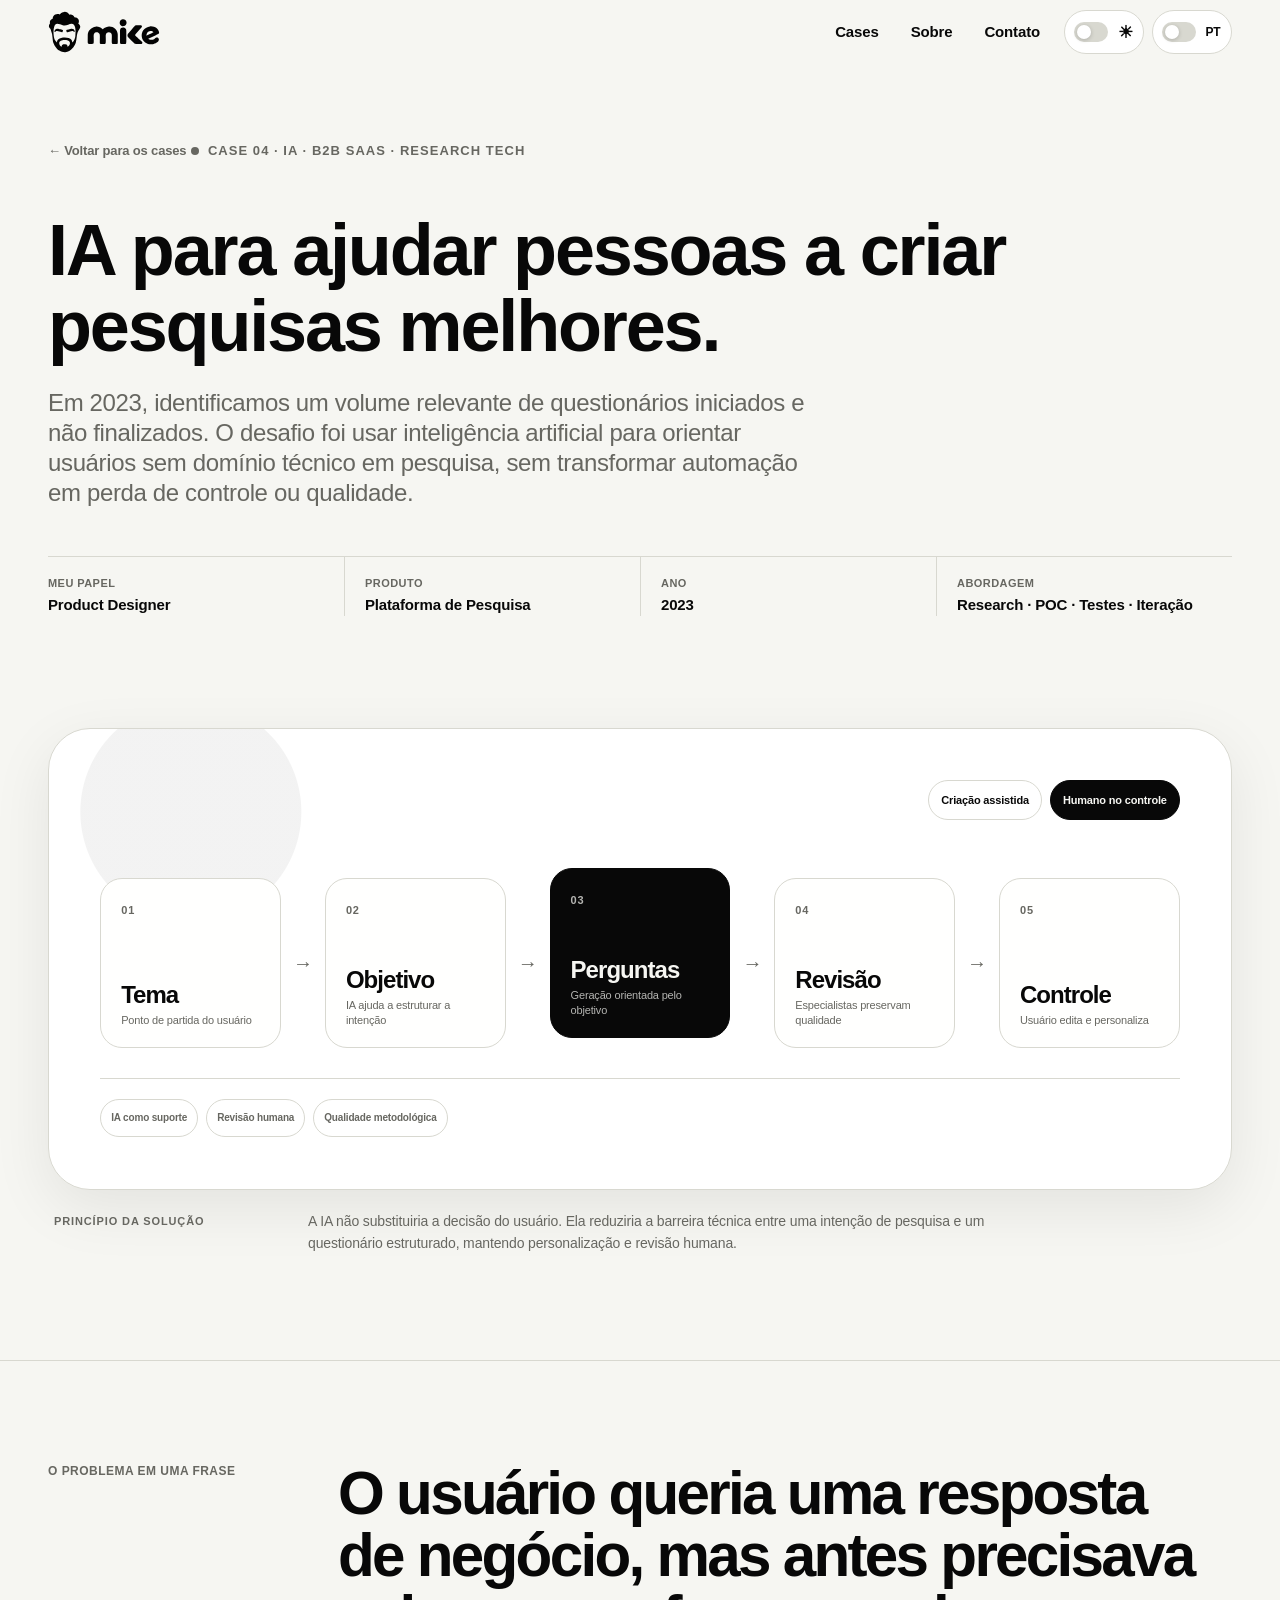
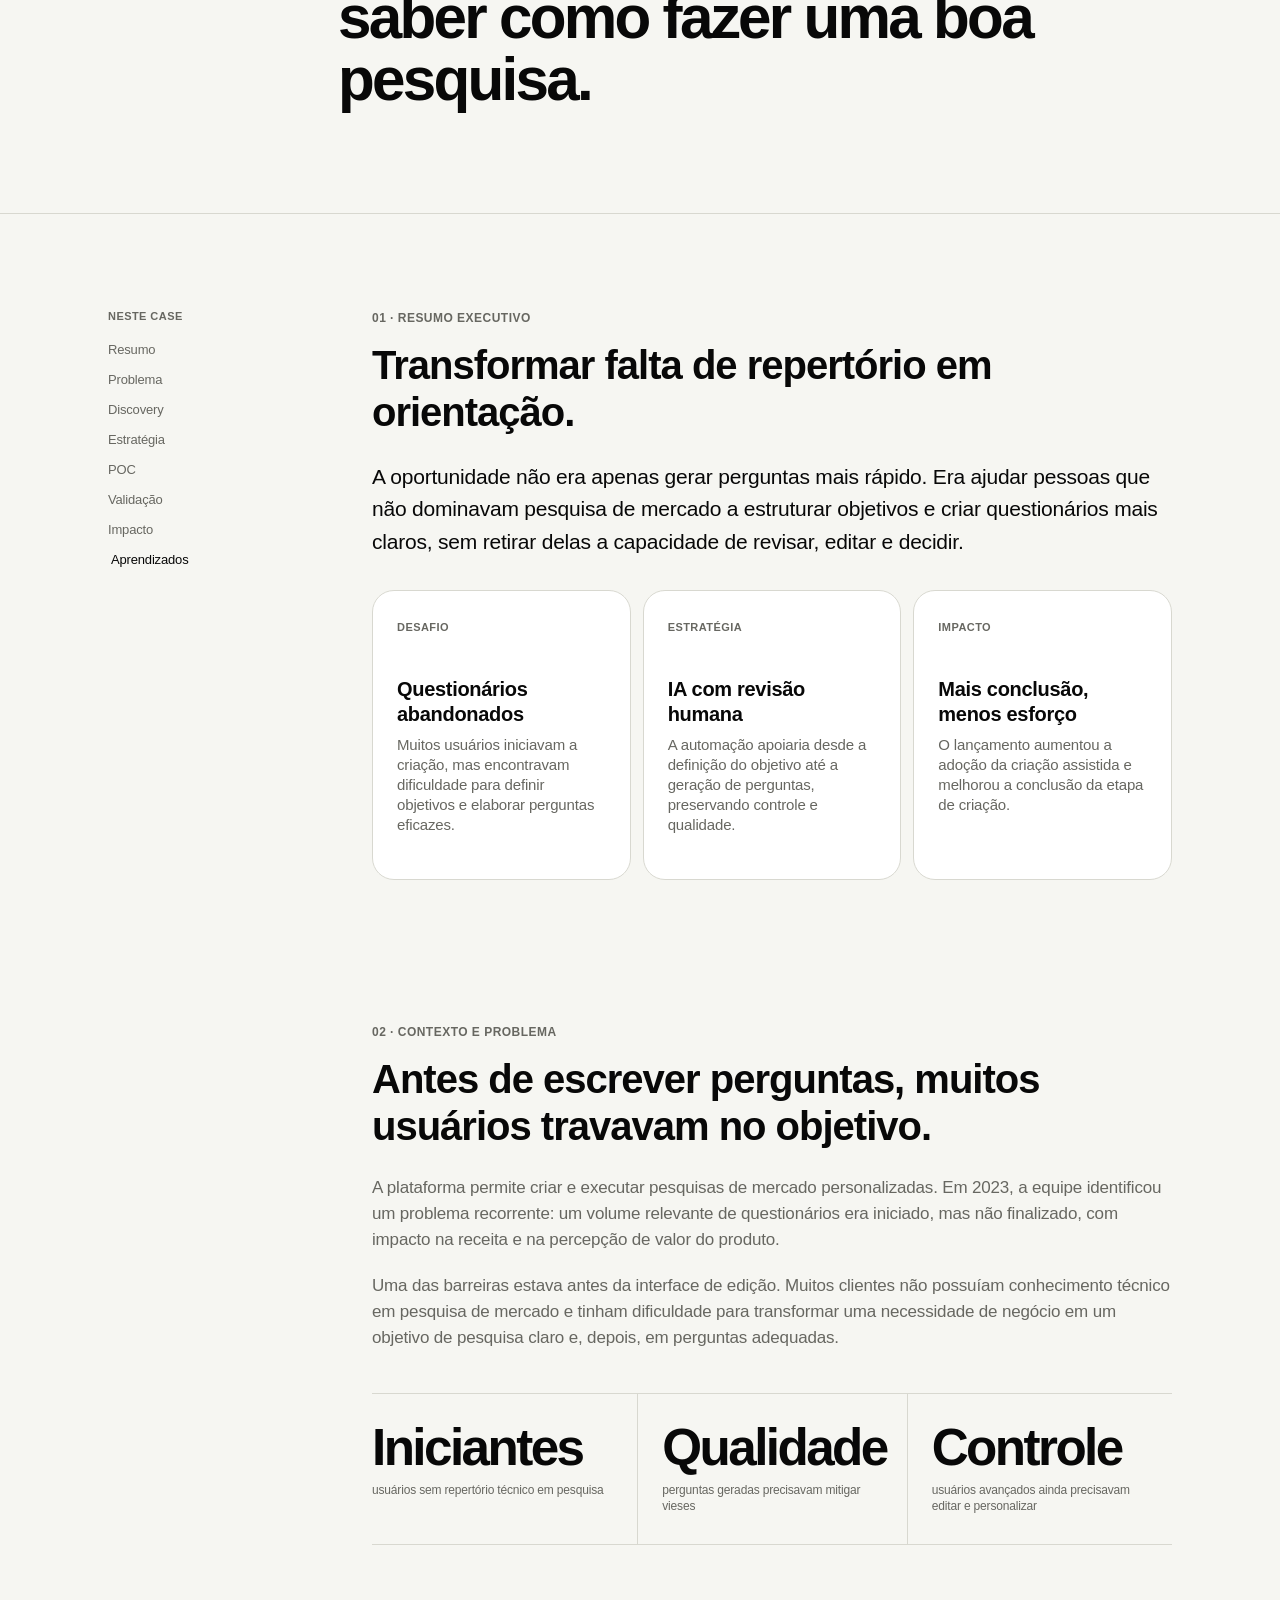
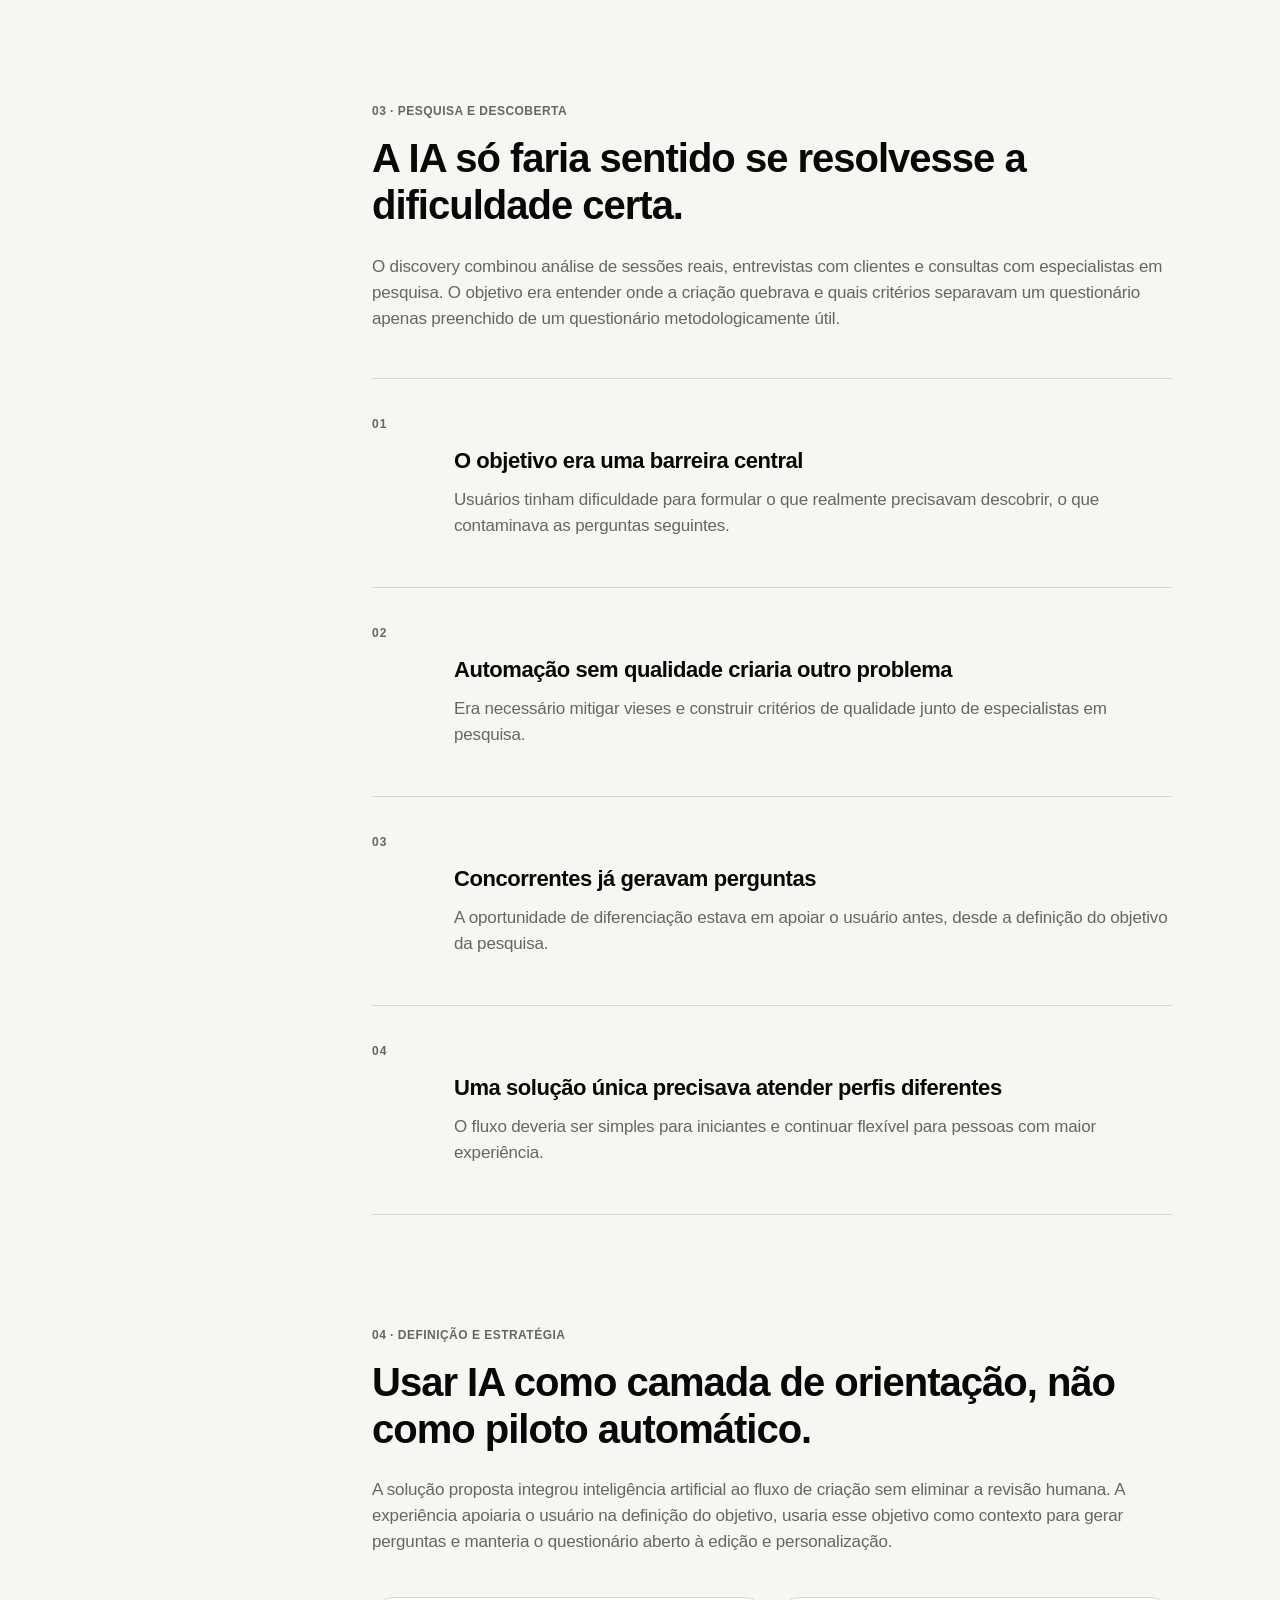
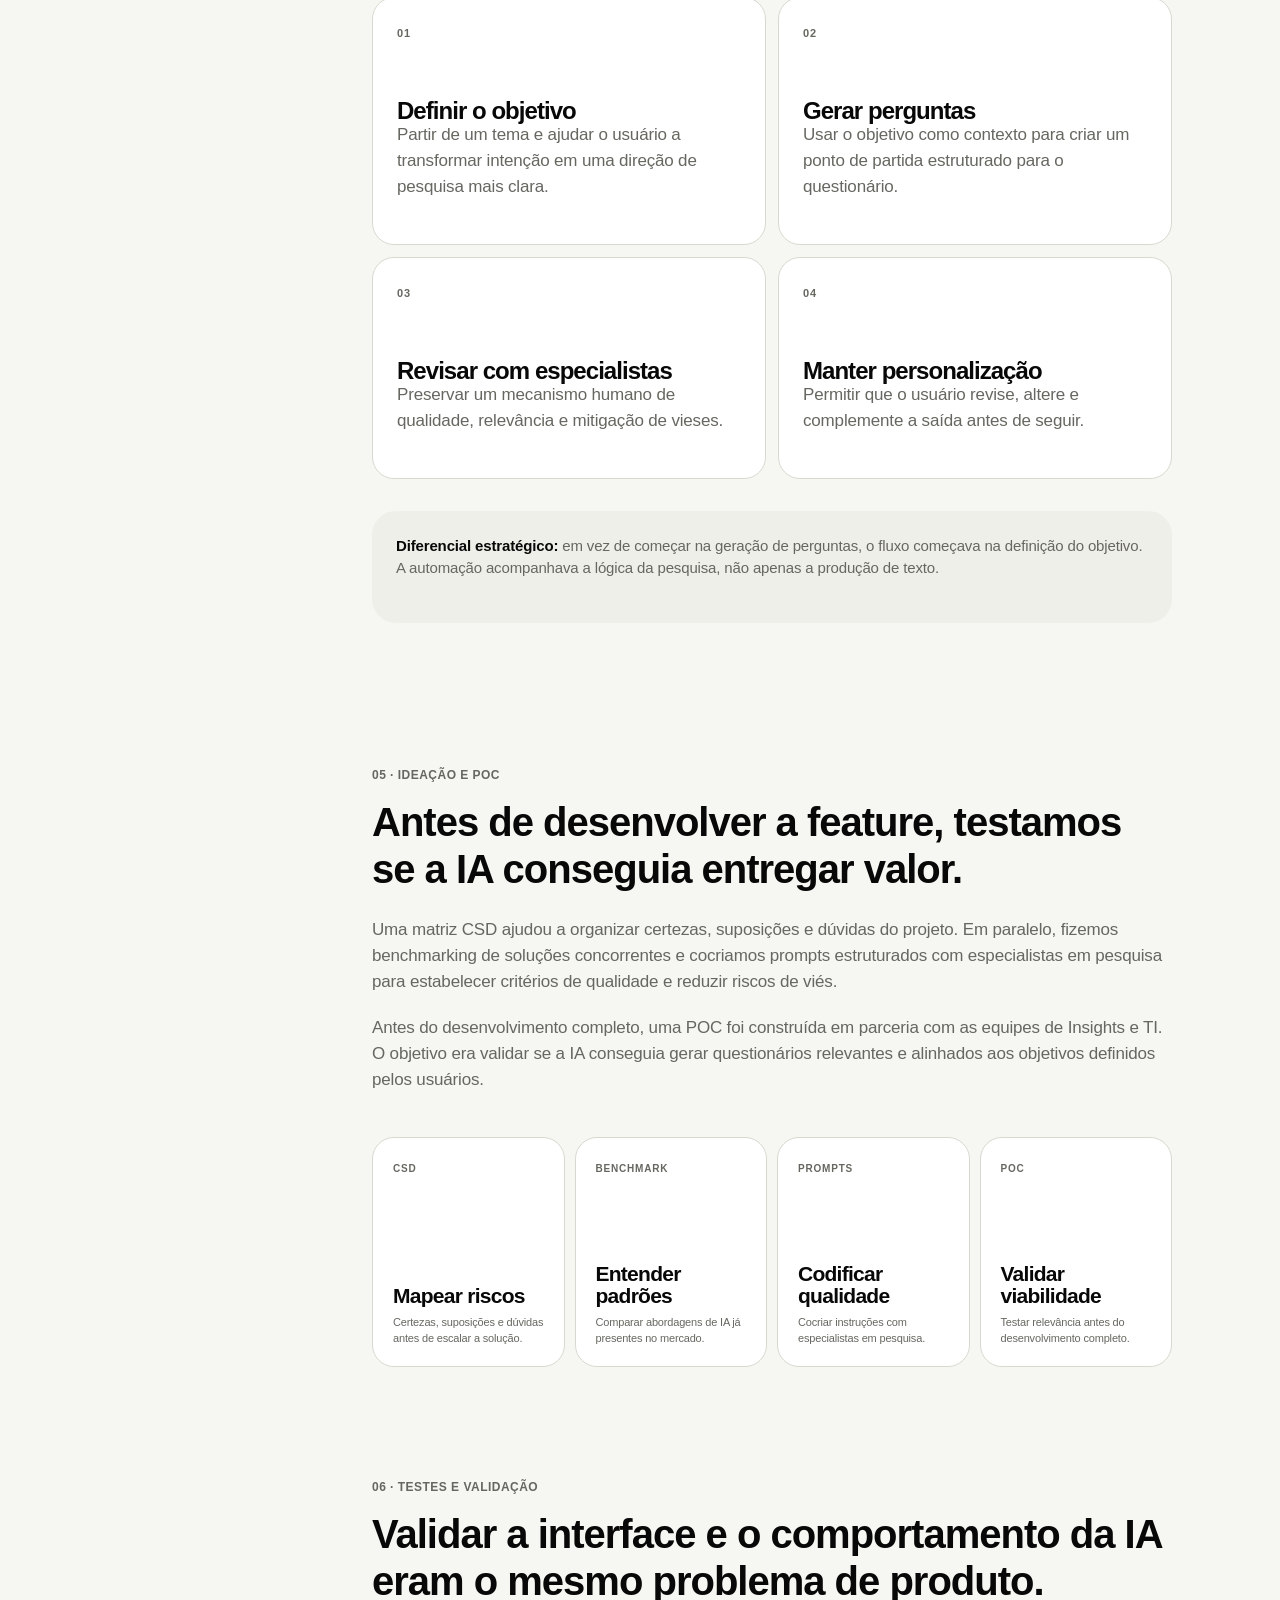
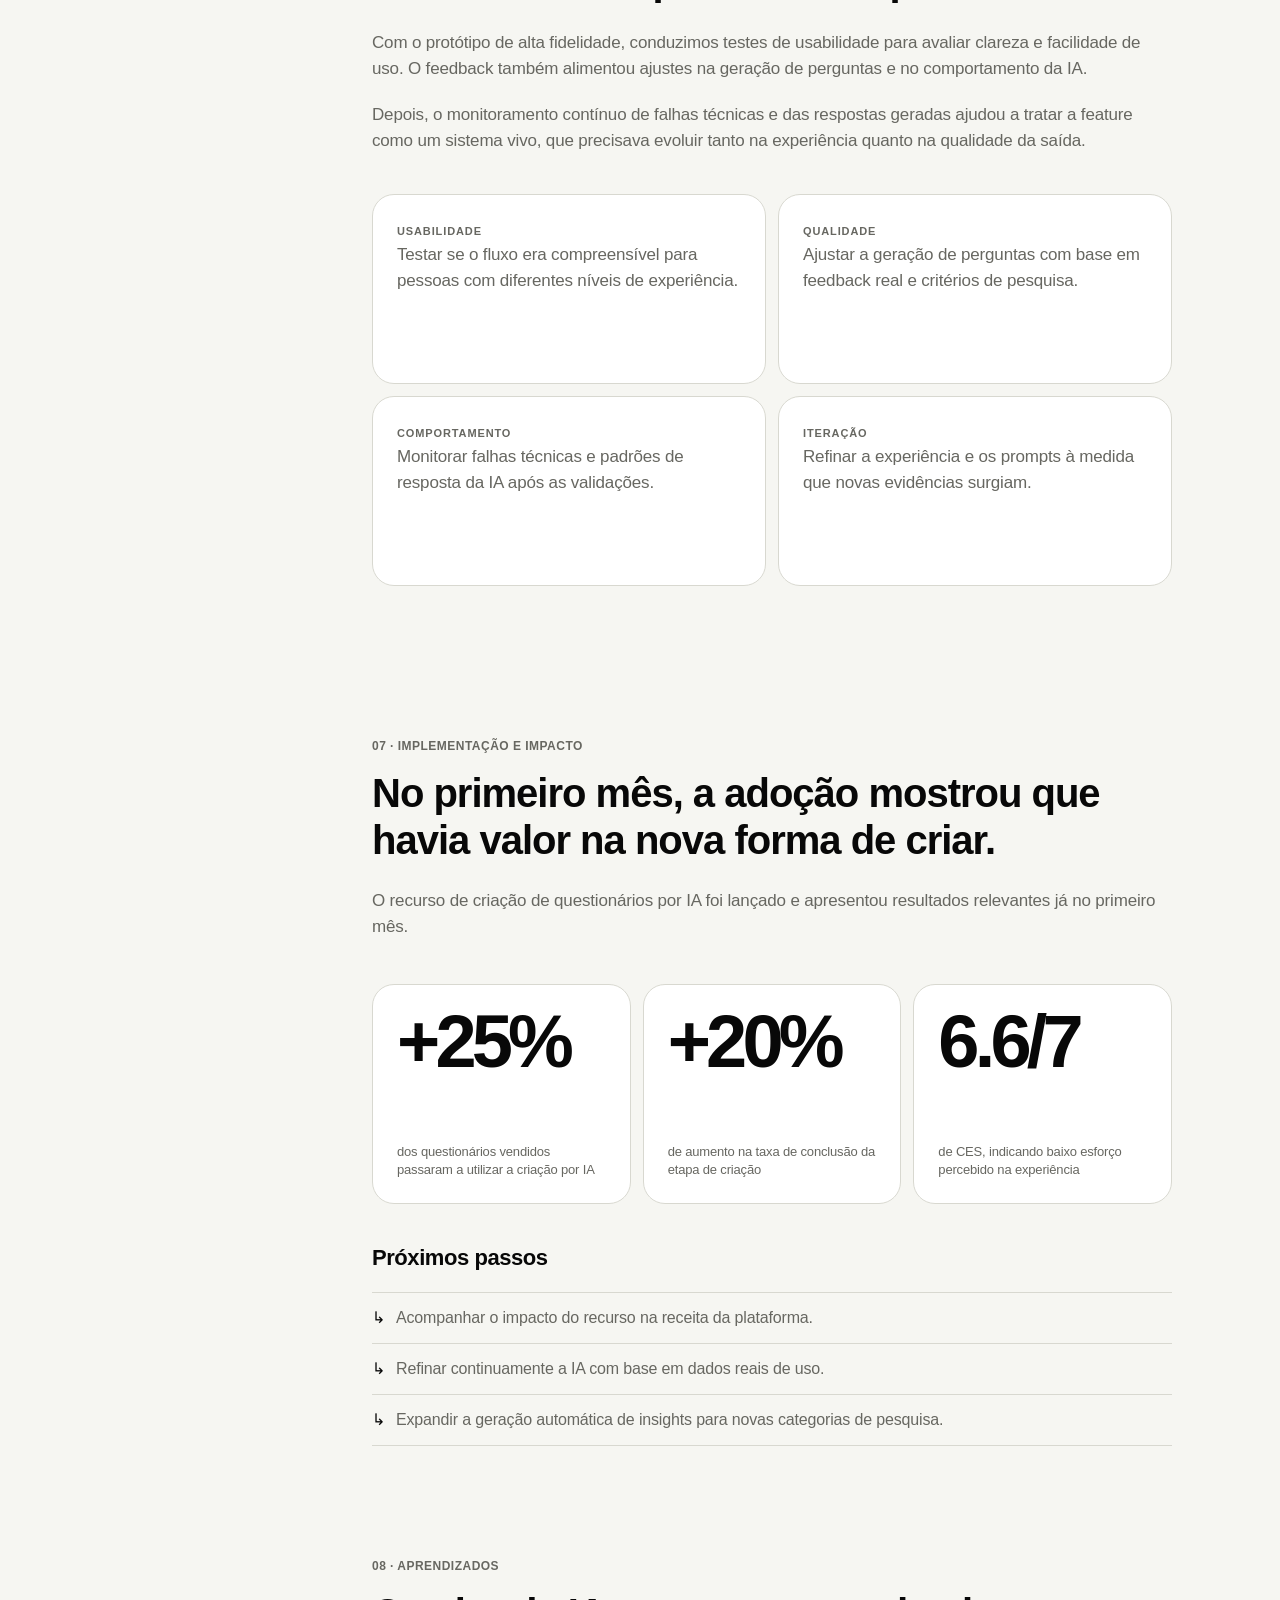
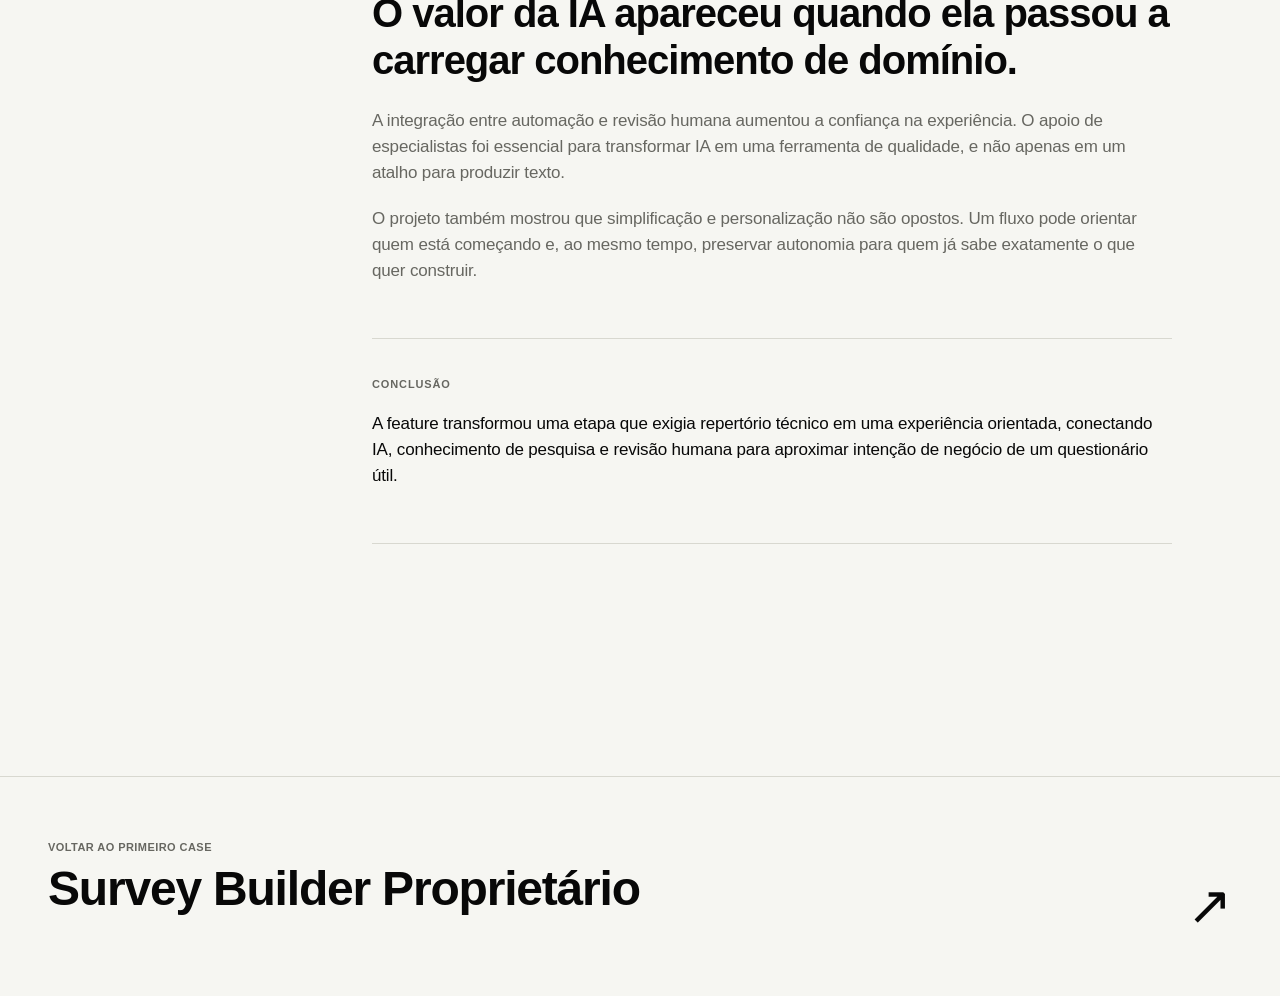
<file: cases/ia-questionarios/index.html>
<!doctype html>
<html lang="pt-BR" data-theme="light">
<head>
  <meta charset="utf-8" />
  <meta name="viewport" content="width=device-width, initial-scale=1" />
  <meta name="robots" content="noindex, nofollow, nosnippet" />
  <meta name="googlebot" content="noindex, nofollow, nosnippet" />
  <meta name="description" content="Case de Product Design sobre a integração de inteligência artificial ao fluxo de criação de questionários da Empresa X." />
  <meta name="theme-color" content="#f6f6f2" />
  <title>IA na Criação de Questionários | Mike Brito</title>
  <link rel="canonical" href="https://mikebrito.com.br/cases/ia-questionarios" />
  <meta property="og:type" content="article" />
  <meta property="og:locale" content="pt_BR" />
  <meta property="og:site_name" content="Mike Brito | Product Designer" />
  <meta property="og:title" content="IA na Criação de Questionários | Mike Brito" />
  <meta property="og:description" content="Como integramos IA à criação de questionários para reduzir esforço, orientar usuários e preservar revisão humana." />
  <meta property="og:url" content="https://mikebrito.com.br/cases/ia-questionarios" />
  <meta name="twitter:card" content="summary" />
  <meta name="twitter:title" content="IA na Criação de Questionários | Mike Brito" />
  <meta name="twitter:description" content="Case de Product Design sobre IA aplicada à criação de questionários." />
  <link rel="icon" href="../../assets/favicon.svg" type="image/svg+xml" />
  <link rel="manifest" href="../../site.webmanifest" />
  <link rel="stylesheet" href="../../styles.css" />
</head>
<body>
<a class="skip-link" href="#conteudo">Pular para o conteúdo</a>

<header class="site-header">
  <div class="shell nav">
    <a class="brand" href="../../index.html" aria-label="Mike Brito, início"><img src="../../assets/logo.svg" alt="Mike" /></a>
    <nav class="nav-links" aria-label="Navegação principal">
      <a href="../../index.html#cases">Cases</a>
      <a href="../../index.html#sobre">Sobre</a>
      <a href="../../index.html#contato">Contato</a>
      <button class="theme-toggle" type="button" aria-label="Alternar tema"><span>◐</span></button>
    </nav>
  </div>
</header>

<main id="conteudo" class="case-main case-study">
  <section class="case-hero case-hero-editorial ai-case-hero">
    <div class="shell">
      <a class="back-link" href="../../index.html#cases">← Voltar para os cases</a>
      <div class="eyebrow">Case 04 · IA · B2B SaaS · Research Tech</div>
      <h1>IA para ajudar pessoas a criar pesquisas melhores.</h1>
      <p class="case-deck">Em 2023, a Empresa X identificou um volume relevante de questionários iniciados e não finalizados. O desafio foi usar inteligência artificial para orientar usuários sem domínio técnico em pesquisa, sem transformar automação em perda de controle ou qualidade.</p>

      <div class="case-meta case-meta-editorial">
        <div class="meta-item"><span class="meta-label">Meu papel</span><span class="meta-value">Product Designer</span></div>
        <div class="meta-item"><span class="meta-label">Produto</span><span class="meta-value">Plataforma de Pesquisa Empresa X</span></div>
        <div class="meta-item"><span class="meta-label">Ano</span><span class="meta-value">2023</span></div>
        <div class="meta-item"><span class="meta-label">Abordagem</span><span class="meta-value">Research · POC · Testes · Iteração</span></div>
      </div>
    </div>
  </section>

  <section class="shell case-visual-lead reveal" aria-label="Fluxo de criação assistida por inteligência artificial">
    <div class="ai-flow-visual" role="img" aria-label="Fluxo conceitual que parte de um tema, define o objetivo da pesquisa, gera perguntas com IA, passa por revisão humana e chega a um questionário pronto para edição">
      <div class="ai-flow-topline">
        <span class="ai-badge">Criação assistida</span>
        <span class="ai-badge ai-badge-dark">Humano no controle</span>
      </div>
      <div class="ai-flow-track">
        <div class="ai-node"><span>01</span><strong>Tema</strong><small>Ponto de partida do usuário</small></div>
        <div class="ai-connector">→</div>
        <div class="ai-node"><span>02</span><strong>Objetivo</strong><small>IA ajuda a estruturar a intenção</small></div>
        <div class="ai-connector">→</div>
        <div class="ai-node ai-node-featured"><span>03</span><strong>Perguntas</strong><small>Geração orientada pelo objetivo</small></div>
        <div class="ai-connector">→</div>
        <div class="ai-node"><span>04</span><strong>Revisão</strong><small>Especialistas preservam qualidade</small></div>
        <div class="ai-connector">→</div>
        <div class="ai-node"><span>05</span><strong>Controle</strong><small>Usuário edita e personaliza</small></div>
      </div>
      <div class="ai-flow-signal">
        <span>IA como suporte</span>
        <span>Revisão humana</span>
        <span>Qualidade metodológica</span>
      </div>
    </div>
    <div class="visual-lead-caption">
      <span>Princípio da solução</span>
      <p>A IA não substituiria a decisão do usuário. Ela reduziria a barreira técnica entre uma intenção de pesquisa e um questionário estruturado, mantendo personalização e revisão humana.</p>
    </div>
  </section>

  <section class="case-punchline reveal">
    <div class="shell case-punchline-grid">
      <span class="kicker">O problema em uma frase</span>
      <p>O usuário queria uma resposta de negócio, mas antes precisava saber como fazer uma boa pesquisa.</p>
    </div>
  </section>

  <div class="shell case-layout case-layout-wide">
    <aside class="case-toc" aria-label="Índice do case">
      <div class="case-toc-title">Neste case</div>
      <a href="#resumo">Resumo</a>
      <a href="#problema">Problema</a>
      <a href="#discovery">Discovery</a>
      <a href="#estrategia">Estratégia</a>
      <a href="#poc">POC</a>
      <a href="#validacao">Validação</a>
      <a href="#impacto">Impacto</a>
      <a href="#aprendizados">Aprendizados</a>
    </aside>

    <article class="case-content case-content-editorial">
      <section class="case-section reveal" id="resumo">
        <div class="section-number">01 · RESUMO EXECUTIVO</div>
        <h2>Transformar falta de repertório em orientação.</h2>
        <p class="case-lead">A oportunidade não era apenas gerar perguntas mais rápido. Era ajudar pessoas que não dominavam pesquisa de mercado a estruturar objetivos e criar questionários mais claros, sem retirar delas a capacidade de revisar, editar e decidir.</p>

        <div class="summary-grid summary-grid-clean">
          <div class="summary-card"><span>Desafio</span><h3>Questionários abandonados</h3><p>Muitos usuários iniciavam a criação, mas encontravam dificuldade para definir objetivos e elaborar perguntas eficazes.</p></div>
          <div class="summary-card"><span>Estratégia</span><h3>IA com revisão humana</h3><p>A automação apoiaria desde a definição do objetivo até a geração de perguntas, preservando controle e qualidade.</p></div>
          <div class="summary-card"><span>Impacto</span><h3>Mais conclusão, menos esforço</h3><p>O lançamento aumentou a adoção da criação assistida e melhorou a conclusão da etapa de criação.</p></div>
        </div>
      </section>

      <section class="case-section reveal" id="problema">
        <div class="section-number">02 · CONTEXTO E PROBLEMA</div>
        <h2>Antes de escrever perguntas, muitos usuários travavam no objetivo.</h2>
        <p>A Plataforma de Pesquisa Empresa X permite criar e executar pesquisas de mercado personalizadas. Em 2023, a equipe identificou um problema recorrente: um volume relevante de questionários era iniciado, mas não finalizado, com impacto na receita da plataforma e na percepção de valor do produto.</p>
        <p>Uma das barreiras estava antes da interface de edição. Muitos clientes não possuíam conhecimento técnico em pesquisa de mercado e tinham dificuldade para transformar uma necessidade de negócio em um objetivo de pesquisa claro e, depois, em perguntas adequadas.</p>

        <div class="constraint-band">
          <div><strong>Iniciantes</strong><span>usuários sem repertório técnico em pesquisa</span></div>
          <div><strong>Qualidade</strong><span>perguntas geradas precisavam mitigar vieses</span></div>
          <div><strong>Controle</strong><span>usuários avançados ainda precisavam editar e personalizar</span></div>
        </div>
      </section>

      <section class="case-section reveal" id="discovery">
        <div class="section-number">03 · PESQUISA E DESCOBERTA</div>
        <h2>A IA só faria sentido se resolvesse a dificuldade certa.</h2>
        <p>O discovery combinou análise de sessões reais, entrevistas com clientes e consultas com especialistas em pesquisa. O objetivo era entender onde a criação quebrava e quais critérios separavam um questionário apenas preenchido de um questionário metodologicamente útil.</p>

        <div class="decision-list ai-insight-list">
          <article><span>01</span><div><h3>O objetivo era uma barreira central</h3><p>Usuários tinham dificuldade para formular o que realmente precisavam descobrir, o que contaminava as perguntas seguintes.</p></div></article>
          <article><span>02</span><div><h3>Automação sem qualidade criaria outro problema</h3><p>Era necessário mitigar vieses e construir critérios de qualidade junto de especialistas em pesquisa.</p></div></article>
          <article><span>03</span><div><h3>Concorrentes já geravam perguntas</h3><p>A oportunidade de diferenciação estava em apoiar o usuário antes, desde a definição do objetivo da pesquisa.</p></div></article>
          <article><span>04</span><div><h3>Uma solução única precisava atender perfis diferentes</h3><p>O fluxo deveria ser simples para iniciantes e continuar flexível para pessoas com maior experiência.</p></div></article>
        </div>
      </section>

      <section class="case-section reveal" id="estrategia">
        <div class="section-number">04 · DEFINIÇÃO E ESTRATÉGIA</div>
        <h2>Usar IA como camada de orientação, não como piloto automático.</h2>
        <p>A solução proposta integrou inteligência artificial ao fluxo de criação sem eliminar a revisão humana. A experiência apoiaria o usuário na definição do objetivo, usaria esse objetivo como contexto para gerar perguntas e manteria o questionário aberto à edição e personalização.</p>

        <div class="ai-strategy-stack">
          <div><span>01</span><strong>Definir o objetivo</strong><p>Partir de um tema e ajudar o usuário a transformar intenção em uma direção de pesquisa mais clara.</p></div>
          <div><span>02</span><strong>Gerar perguntas</strong><p>Usar o objetivo como contexto para criar um ponto de partida estruturado para o questionário.</p></div>
          <div><span>03</span><strong>Revisar com especialistas</strong><p>Preservar um mecanismo humano de qualidade, relevância e mitigação de vieses.</p></div>
          <div><span>04</span><strong>Manter personalização</strong><p>Permitir que o usuário revise, altere e complemente a saída antes de seguir.</p></div>
        </div>

        <div class="note"><p><strong>Diferencial estratégico:</strong> em vez de começar na geração de perguntas, o fluxo começava na definição do objetivo. A automação acompanhava a lógica da pesquisa, não apenas a produção de texto.</p></div>
      </section>

      <section class="case-section reveal" id="poc">
        <div class="section-number">05 · IDEAÇÃO E POC</div>
        <h2>Antes de desenvolver a feature, testamos se a IA conseguia entregar valor.</h2>
        <p>Uma matriz CSD ajudou a organizar certezas, suposições e dúvidas do projeto. Em paralelo, fizemos benchmarking de soluções concorrentes e cocriamos prompts estruturados com especialistas em pesquisa para estabelecer critérios de qualidade e reduzir riscos de viés.</p>
        <p>Antes do desenvolvimento completo, uma POC foi construída em parceria com as equipes de Insights e TI. O objetivo era validar se a IA conseguia gerar questionários relevantes e alinhados aos objetivos definidos pelos usuários.</p>

        <div class="poc-board" aria-label="Etapas da prova de conceito">
          <div><span>CSD</span><strong>Mapear riscos</strong><small>Certezas, suposições e dúvidas antes de escalar a solução.</small></div>
          <div><span>Benchmark</span><strong>Entender padrões</strong><small>Comparar abordagens de IA já presentes no mercado.</small></div>
          <div><span>Prompts</span><strong>Codificar qualidade</strong><small>Cocriar instruções com especialistas em pesquisa.</small></div>
          <div><span>POC</span><strong>Validar viabilidade</strong><small>Testar relevância antes do desenvolvimento completo.</small></div>
        </div>
      </section>

      <section class="case-section reveal" id="validacao">
        <div class="section-number">06 · TESTES E VALIDAÇÃO</div>
        <h2>Validar a interface e o comportamento da IA eram o mesmo problema de produto.</h2>
        <p>Com o protótipo de alta fidelidade, conduzimos testes de usabilidade para avaliar clareza e facilidade de uso. O feedback também alimentou ajustes na geração de perguntas e no comportamento da IA.</p>
        <p>Depois, o monitoramento contínuo de falhas técnicas e das respostas geradas ajudou a tratar a feature como um sistema vivo, que precisava evoluir tanto na experiência quanto na qualidade da saída.</p>

        <div class="role-grid">
          <div><span>Usabilidade</span><p>Testar se o fluxo era compreensível para pessoas com diferentes níveis de experiência.</p></div>
          <div><span>Qualidade</span><p>Ajustar a geração de perguntas com base em feedback real e critérios de pesquisa.</p></div>
          <div><span>Comportamento</span><p>Monitorar falhas técnicas e padrões de resposta da IA após as validações.</p></div>
          <div><span>Iteração</span><p>Refinar a experiência e os prompts à medida que novas evidências surgiam.</p></div>
        </div>
      </section>

      <section class="case-section reveal" id="impacto">
        <div class="section-number">07 · IMPLEMENTAÇÃO E IMPACTO</div>
        <h2>No primeiro mês, a adoção mostrou que havia valor na nova forma de criar.</h2>
        <p>O recurso de criação de questionários por IA foi lançado e apresentou resultados relevantes já no primeiro mês.</p>

        <div class="ai-impact-grid">
          <div><strong>+25%</strong><span>dos questionários vendidos passaram a utilizar a criação por IA</span></div>
          <div><strong>+20%</strong><span>de aumento na taxa de conclusão da etapa de criação</span></div>
          <div><strong>6.6/7</strong><span>de CES, indicando baixo esforço percebido na experiência</span></div>
        </div>

        <h3>Próximos passos</h3>
        <ul>
          <li>Acompanhar o impacto do recurso na receita da plataforma.</li>
          <li>Refinar continuamente a IA com base em dados reais de uso.</li>
          <li>Expandir a geração automática de insights para novas categorias de pesquisa.</li>
        </ul>
      </section>

      <section class="case-section reveal" id="aprendizados">
        <div class="section-number">08 · APRENDIZADOS</div>
        <h2>O valor da IA apareceu quando ela passou a carregar conhecimento de domínio.</h2>
        <p>A integração entre automação e revisão humana aumentou a confiança na experiência. O apoio de especialistas foi essencial para transformar IA em uma ferramenta de qualidade, e não apenas em um atalho para produzir texto.</p>
        <p>O projeto também mostrou que simplificação e personalização não são opostos. Um fluxo pode orientar quem está começando e, ao mesmo tempo, preservar autonomia para quem já sabe exatamente o que quer construir.</p>

        <div class="closing-learning">
          <span>Conclusão</span>
          <p>A feature transformou uma etapa que exigia repertório técnico em uma experiência orientada, conectando IA, conhecimento de pesquisa e revisão humana para aproximar intenção de negócio de um questionário útil.</p>
        </div>
      </section>
    </article>
  </div>

  <section class="next-case">
    <div class="shell">
      <a href="../survey-builder/">
        <div><small>Voltar ao primeiro case</small><strong>Survey Builder Proprietário</strong></div>
        <span class="next-arrow">↗</span>
      </a>
    </div>
  </section>
</main>

<script src="../../script.js"></script>
</body>
</html>
</file>
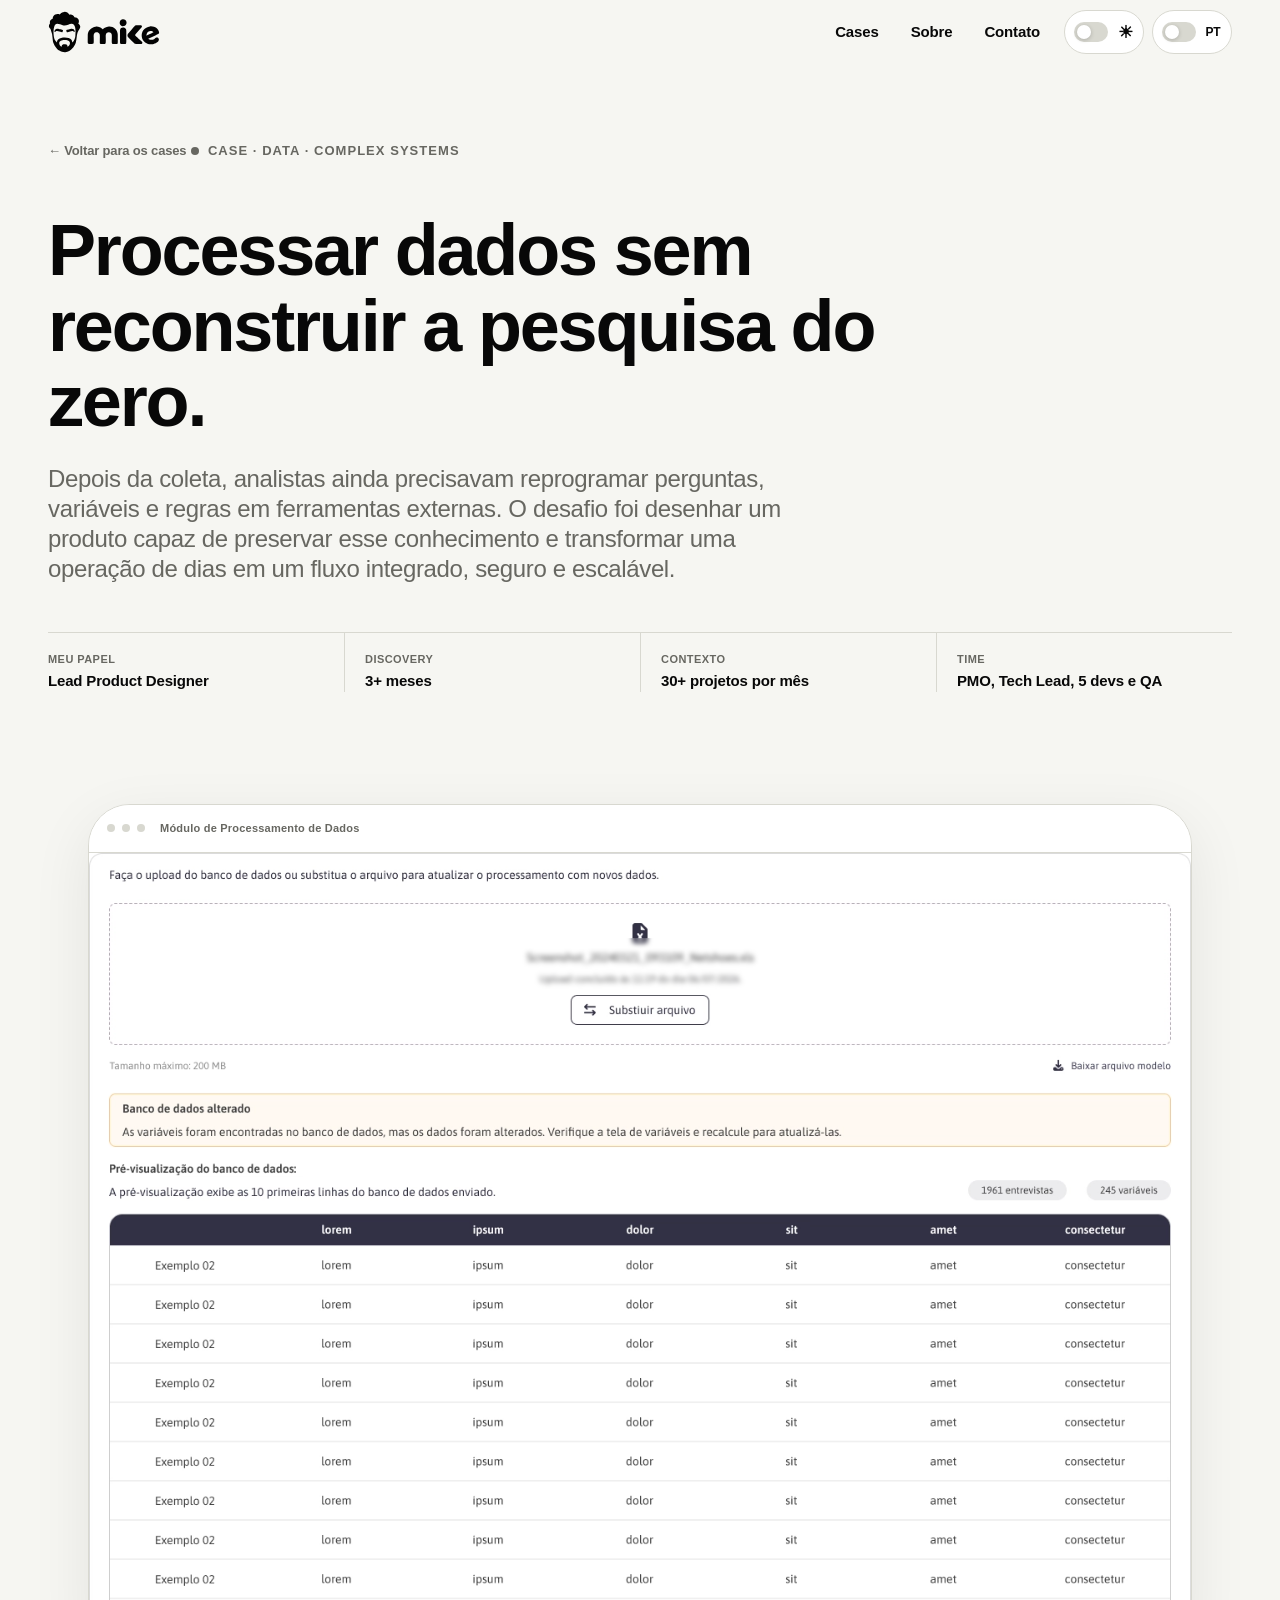
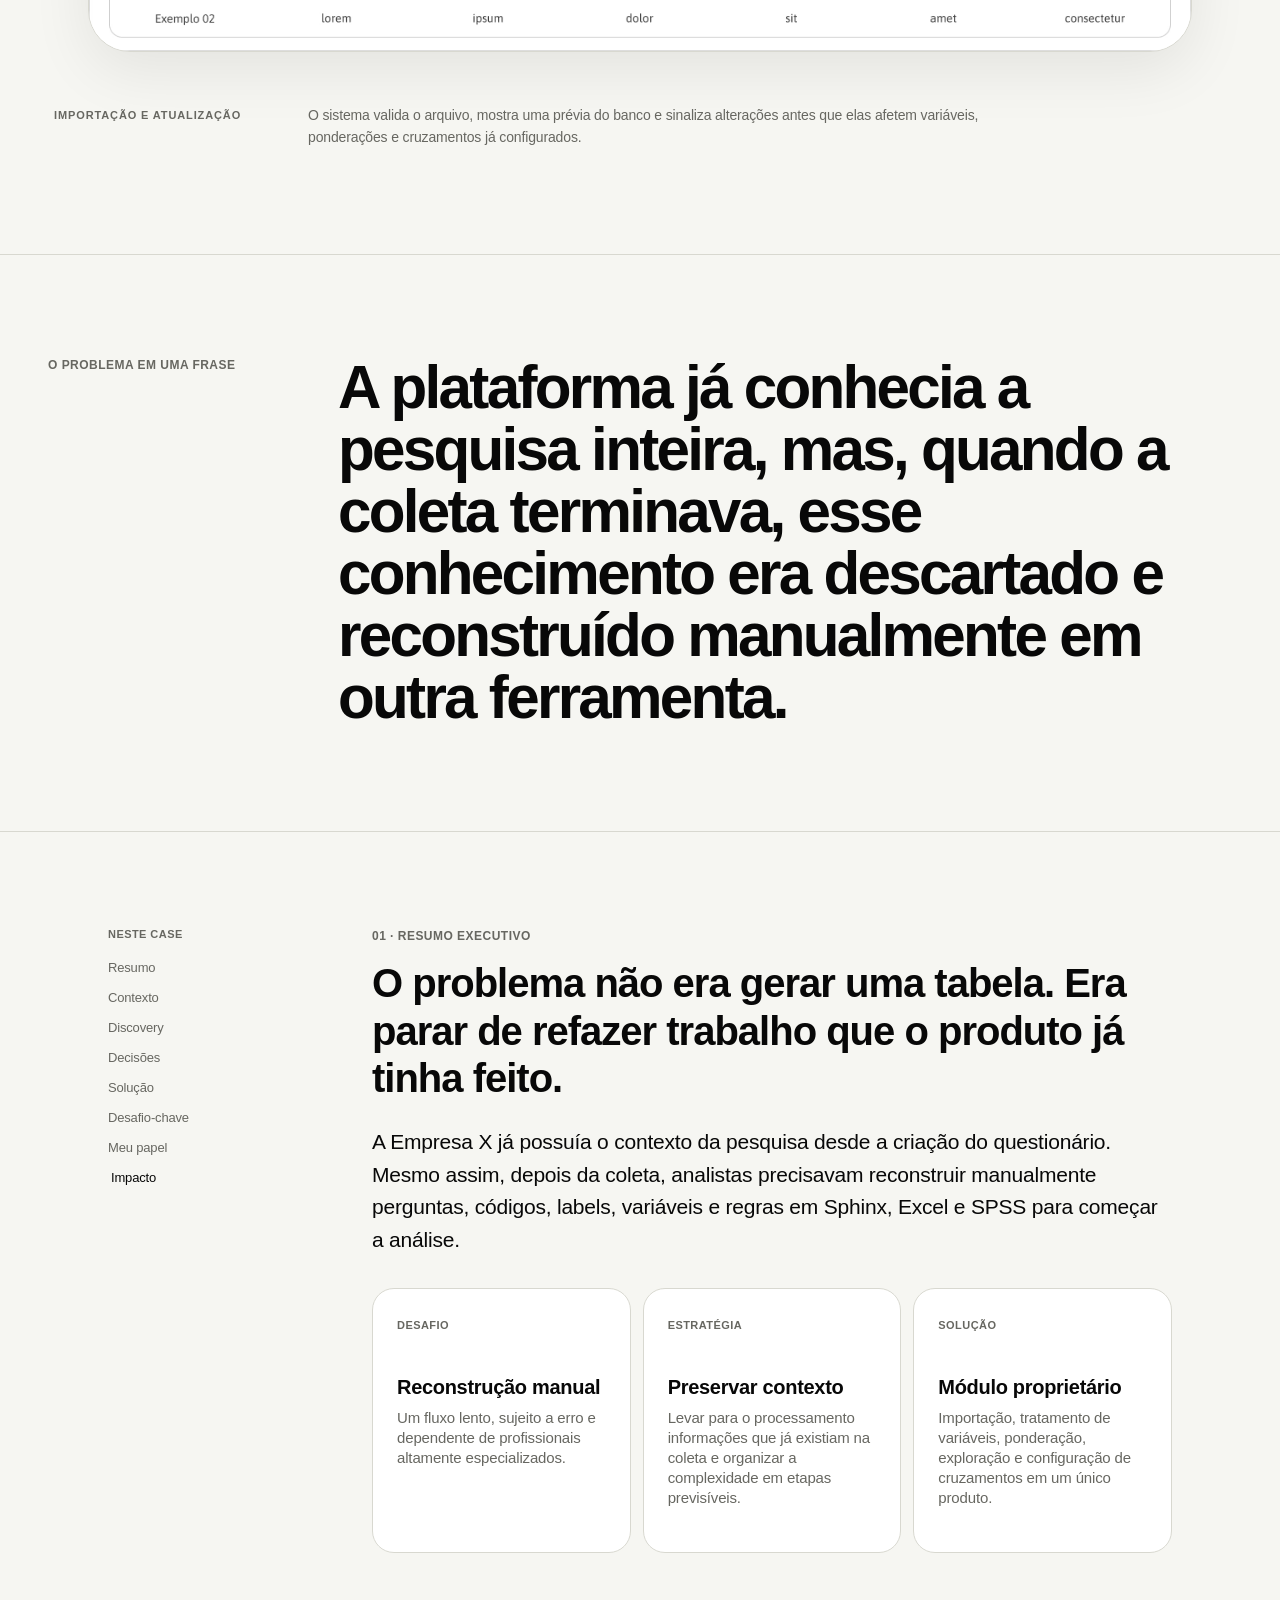
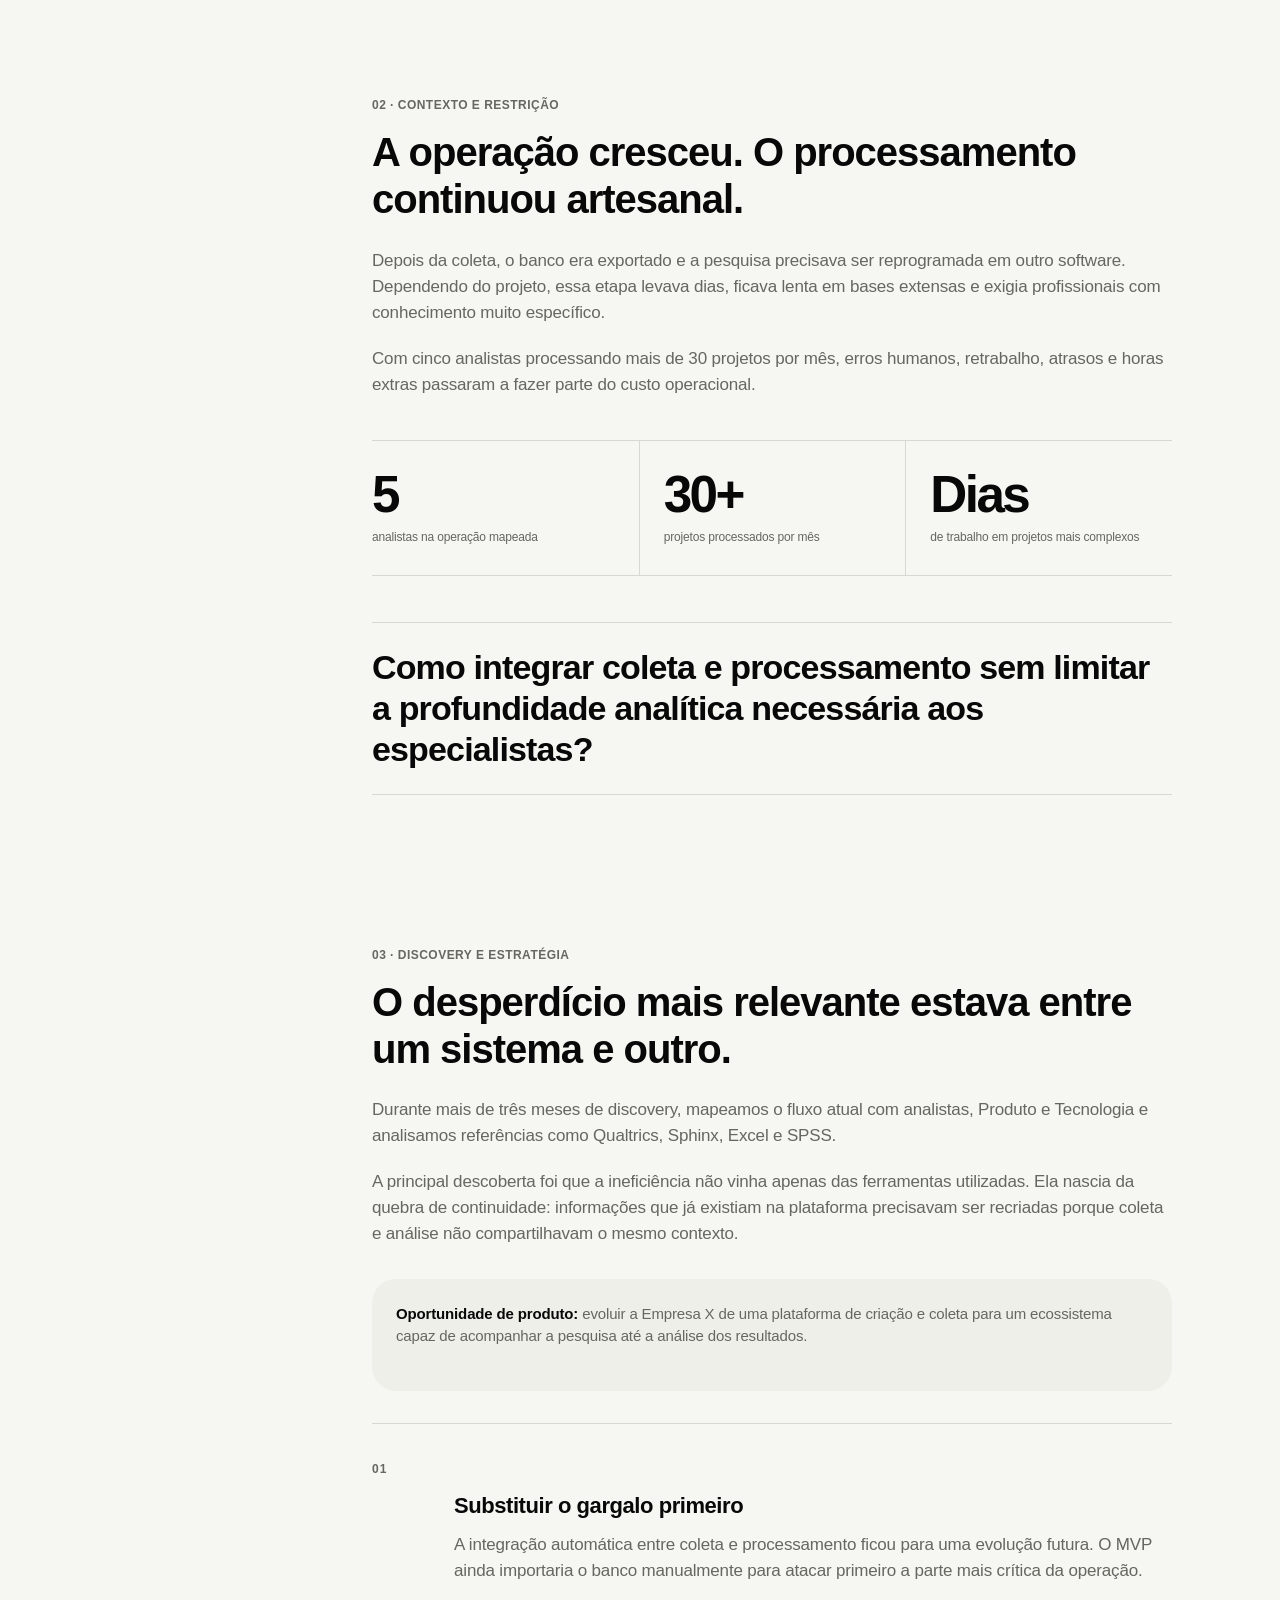
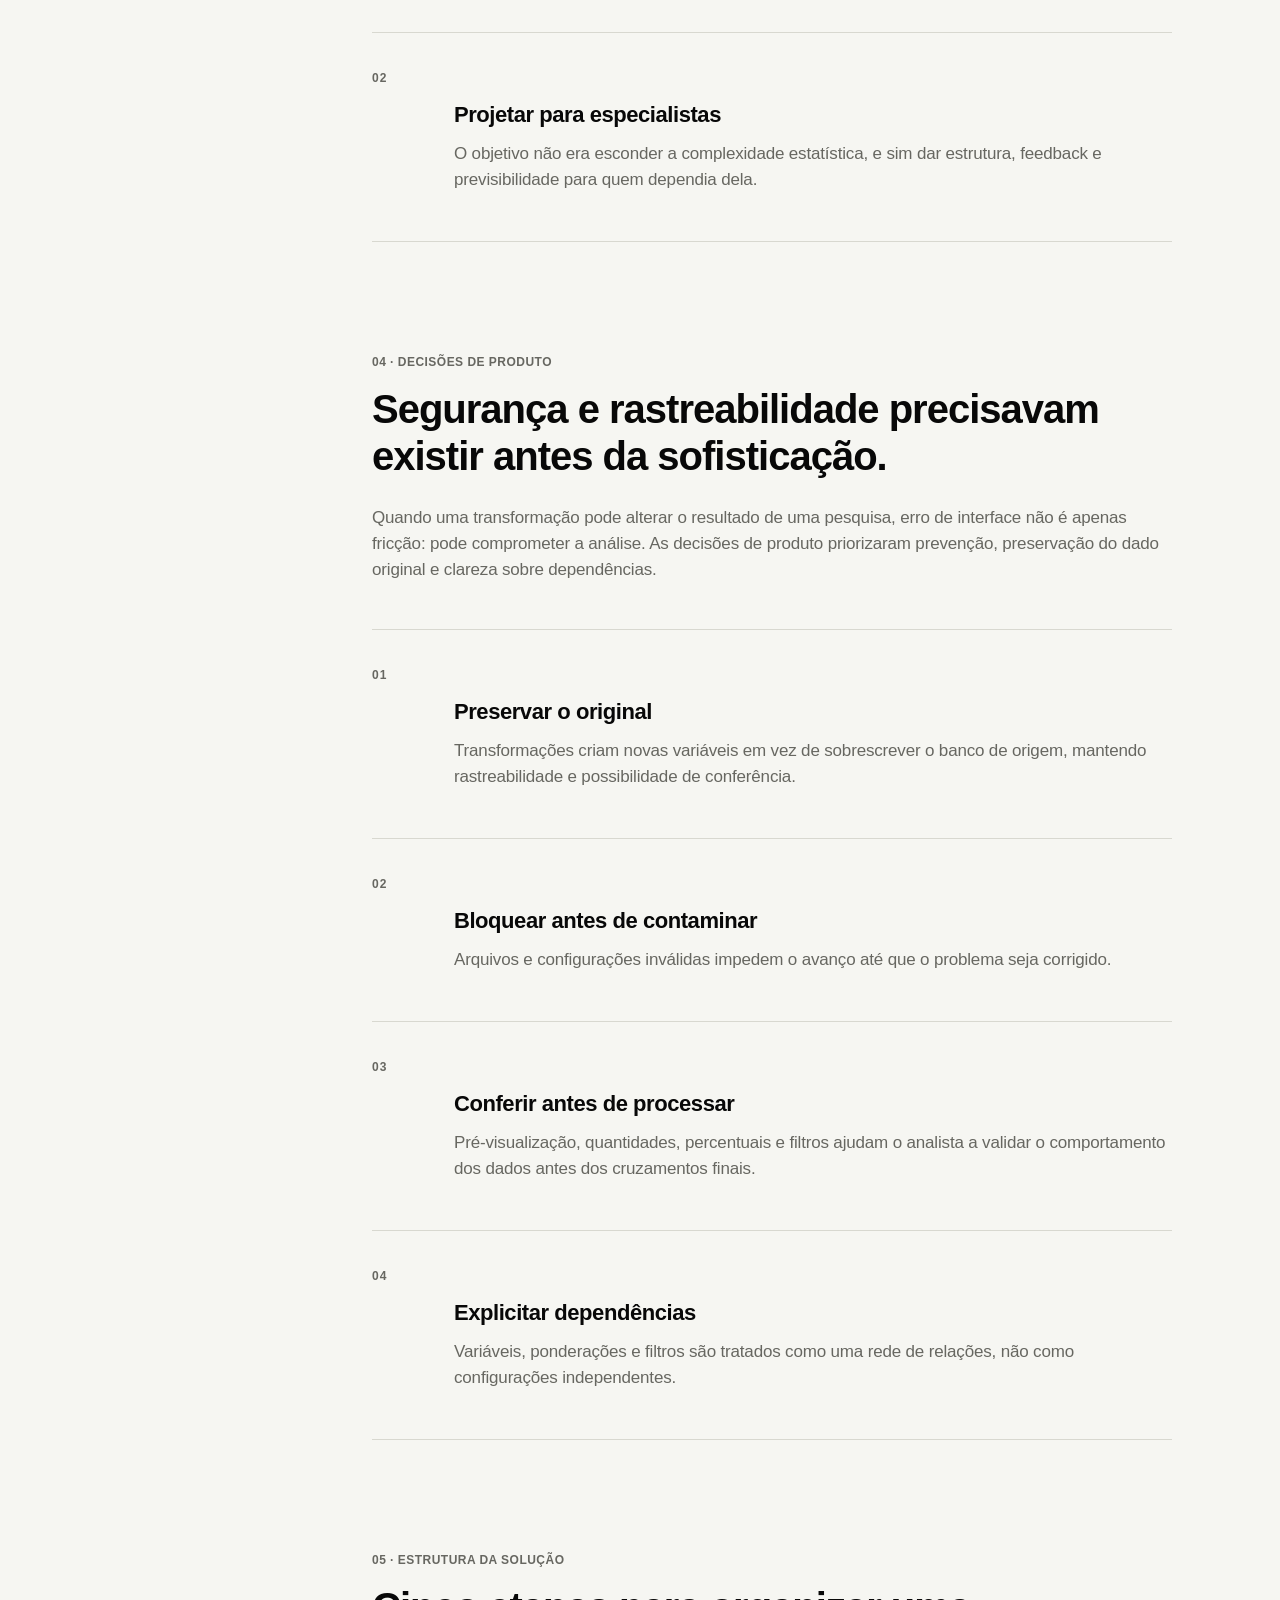
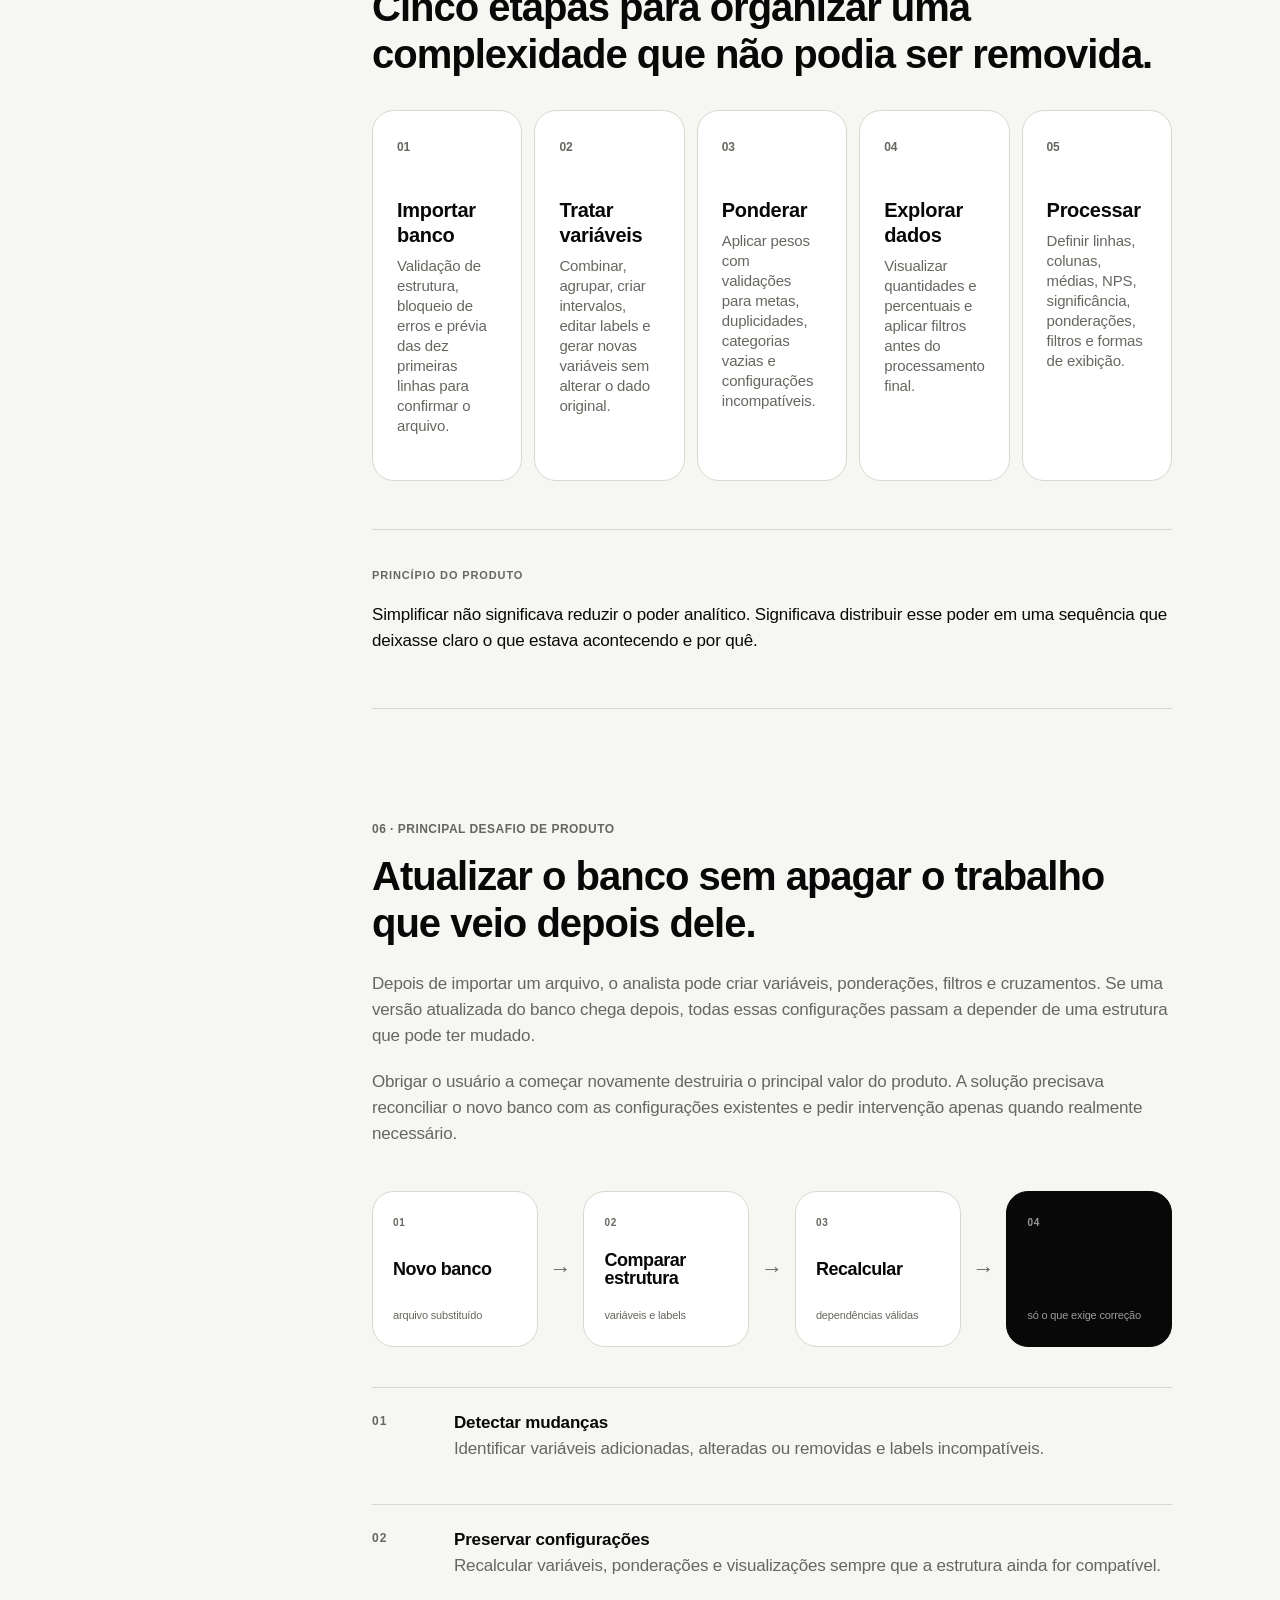
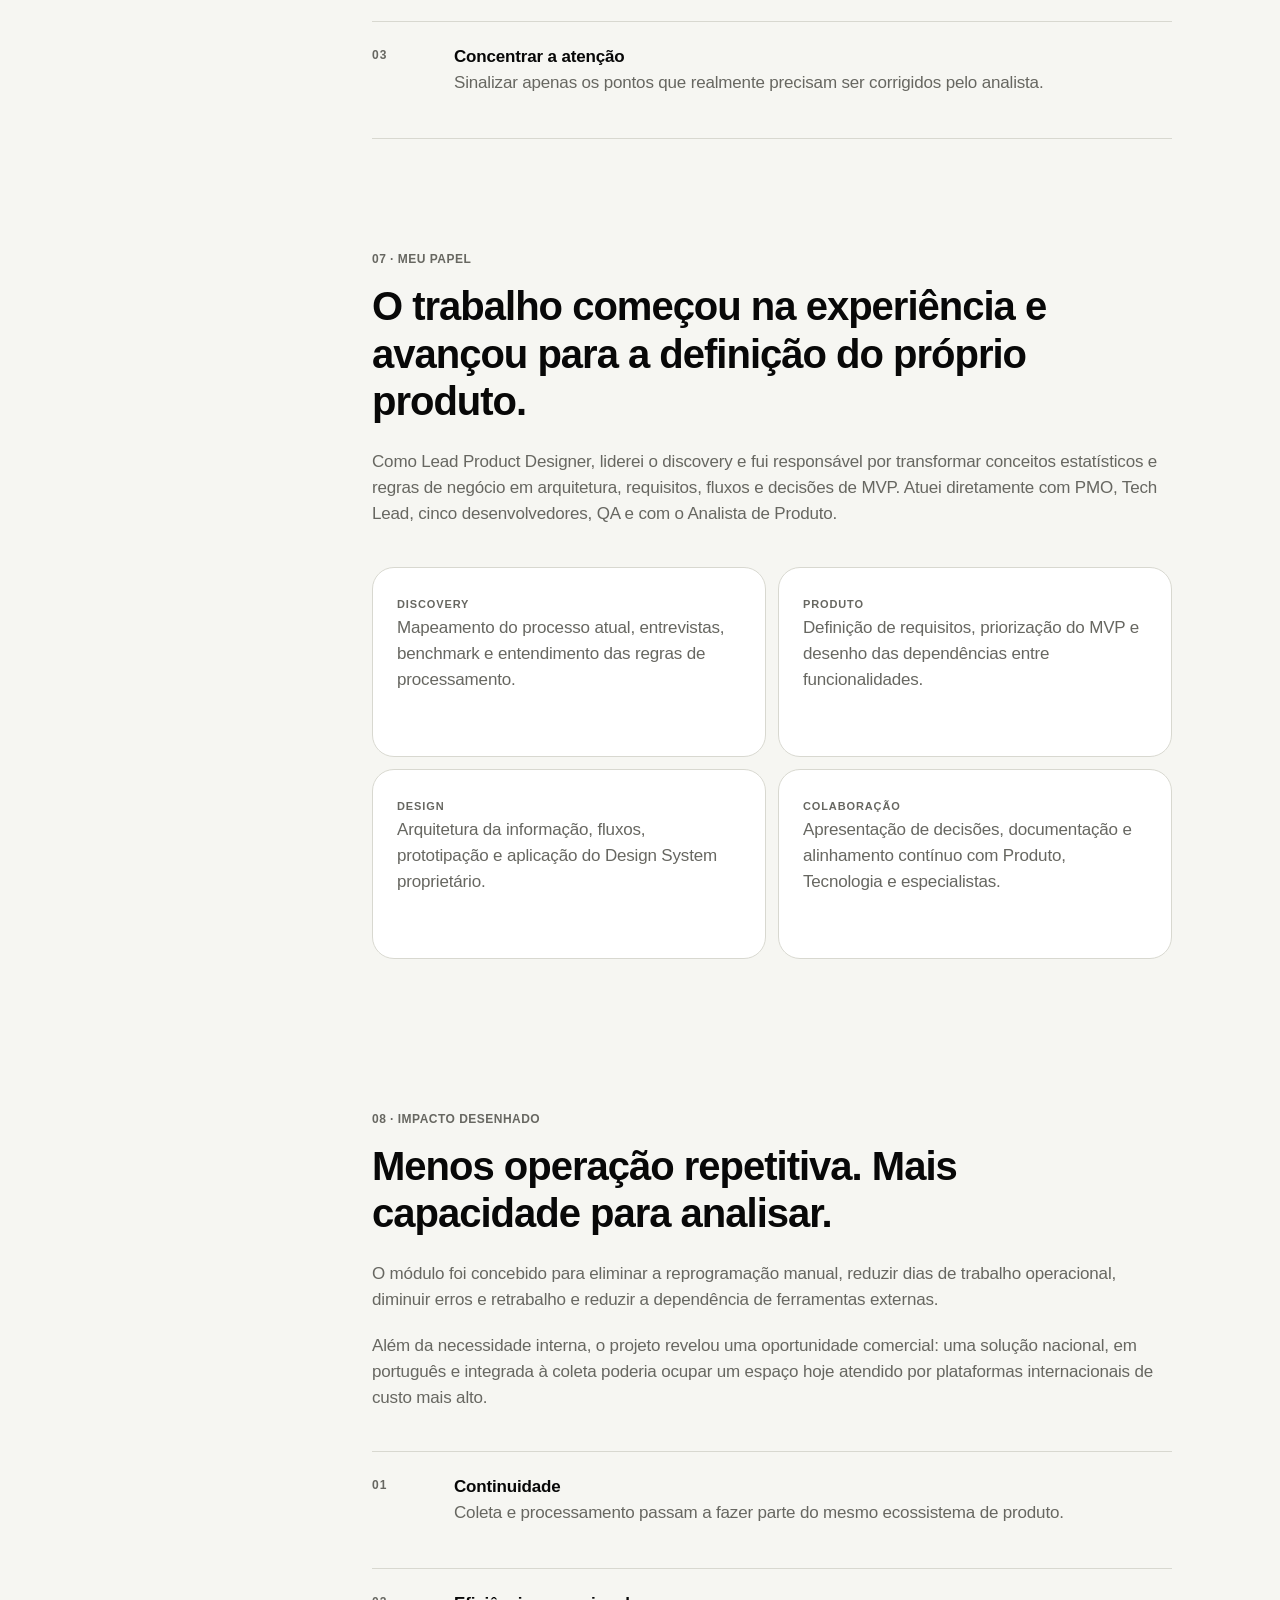
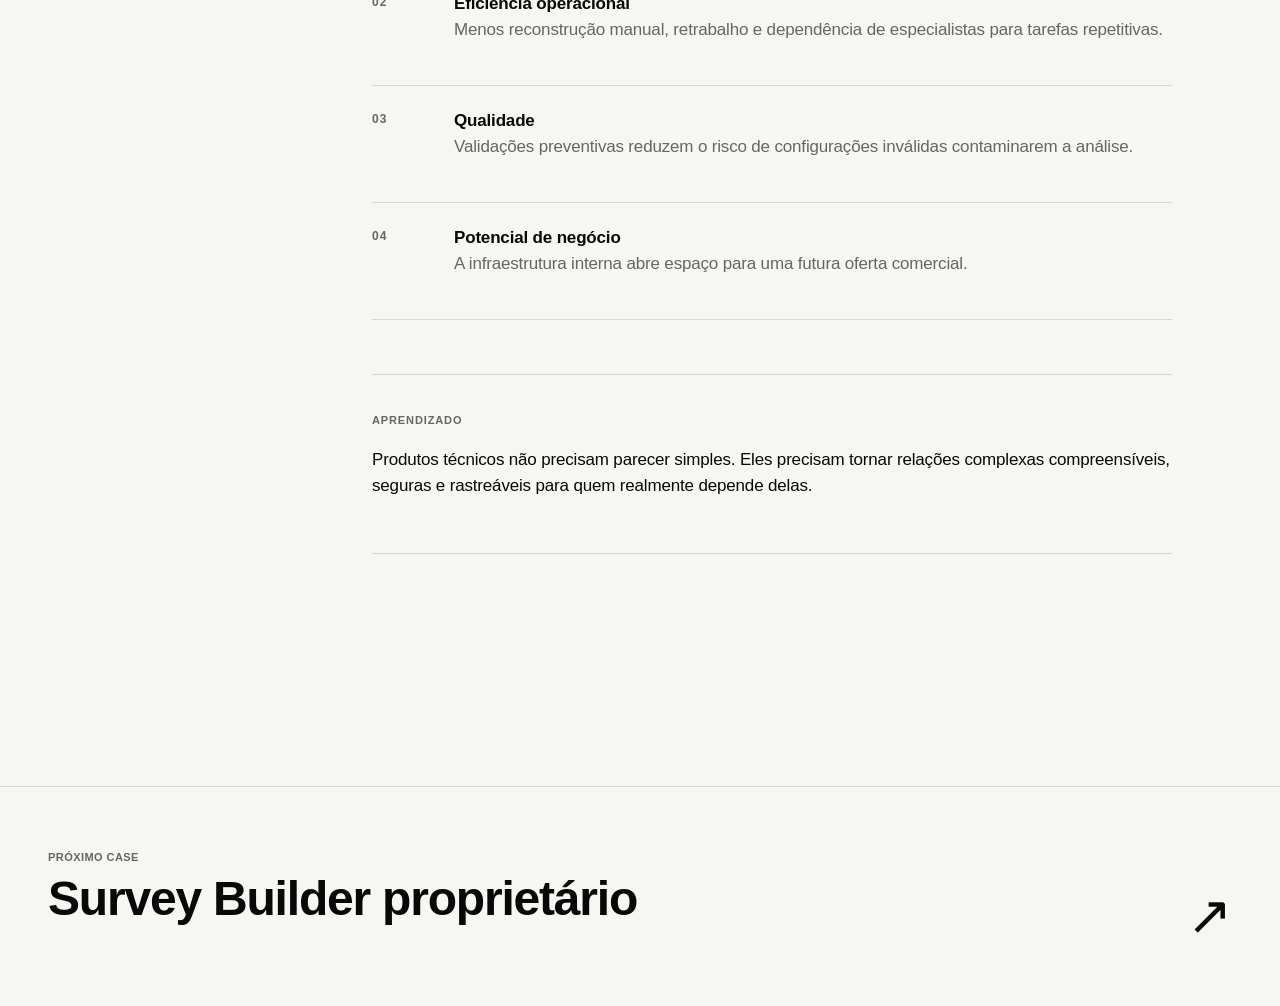
<file: cases/processamento-de-dados/index.html>
<!doctype html>
<html lang="pt-BR" data-theme="light">
<head>
  <meta charset="utf-8" />
  <meta name="robots" content="noindex, nofollow, nosnippet">
  <meta name="googlebot" content="noindex, nofollow, nosnippet">
  <meta name="viewport" content="width=device-width, initial-scale=1" />
  <meta name="description" content="Case de Product Design: módulo proprietário de processamento de dados da Empresa X, conectando coleta, tratamento, ponderação e análise em um único fluxo." />
  <meta name="theme-color" content="#f6f6f2" />
  <title>Processamento de Dados | Mike Brito</title>
  <link rel="canonical" href="https://mikebrito.com.br/cases/processamento-de-dados" />
  <meta property="og:type" content="article" />
  <meta property="og:locale" content="pt_BR" />
  <meta property="og:site_name" content="Mike Brito | Product Designer" />
  <meta property="og:title" content="Processamento de Dados | Mike Brito" />
  <meta property="og:description" content="Como projetamos um módulo para eliminar a reconstrução manual da pesquisa e conectar coleta e análise em um único ecossistema." />
  <meta property="og:url" content="https://mikebrito.com.br/cases/processamento-de-dados" />
  <meta property="og:image" content="https://mikebrito.com.br/assets/cases/processamento-de-dados/01-importacao-banco.png" />
  <meta name="twitter:card" content="summary_large_image" />
  <meta name="twitter:title" content="Processamento de Dados | Mike Brito" />
  <meta name="twitter:description" content="Case de Product Design: processamento de dados integrado ao ecossistema da Empresa X." />
  <meta name="twitter:image" content="https://mikebrito.com.br/assets/cases/processamento-de-dados/01-importacao-banco.png" />
  <link rel="icon" href="../../assets/favicon.svg" type="image/svg+xml" />
  <link rel="manifest" href="../../site.webmanifest" />
  <link rel="stylesheet" href="../../styles.css" />
</head>
<body>
<a class="skip-link" href="#conteudo">Pular para o conteúdo</a>

<header class="site-header">
  <div class="shell nav">
    <a class="brand" href="../../index.html" aria-label="Mike Brito, início"><img src="../../assets/logo.svg" alt="Mike" /></a>
    <nav class="nav-links" aria-label="Navegação principal">
      <a href="../../index.html#cases">Cases</a>
      <a href="../../index.html#sobre">Sobre</a>
      <a href="../../index.html#contato">Contato</a>
      <button class="theme-toggle" type="button" aria-label="Alternar tema"><span>◐</span></button>
    </nav>
  </div>
</header>

<main id="conteudo" class="case-main case-study">
  <section class="case-hero case-hero-editorial">
    <div class="shell">
      <a class="back-link" href="../../index.html#cases">← Voltar para os cases</a>
      <div class="eyebrow">Case · Data · Complex Systems</div>
      <h1>Processar dados sem reconstruir a pesquisa do zero.</h1>
      <p class="case-deck">Depois da coleta, analistas ainda precisavam reprogramar perguntas, variáveis e regras em ferramentas externas. O desafio foi desenhar um produto capaz de preservar esse conhecimento e transformar uma operação de dias em um fluxo integrado, seguro e escalável.</p>

      <div class="case-meta case-meta-editorial">
        <div class="meta-item"><span class="meta-label">Meu papel</span><span class="meta-value">Lead Product Designer</span></div>
        <div class="meta-item"><span class="meta-label">Discovery</span><span class="meta-value">3+ meses</span></div>
        <div class="meta-item"><span class="meta-label">Contexto</span><span class="meta-value">30+ projetos por mês</span></div>
        <div class="meta-item"><span class="meta-label">Time</span><span class="meta-value">PMO, Tech Lead, 5 devs e QA</span></div>
      </div>
    </div>
  </section>

  <section class="shell case-visual-lead reveal" aria-label="Tela do módulo de processamento de dados">
    <figure class="product-frame product-frame-hero">
      <div class="product-frame-bar" aria-hidden="true"><span></span><span></span><span></span><small>Empresa X · Processamento de Dados</small></div>
      <img src="../../assets/cases/processamento-de-dados/01-importacao-banco.png" alt="Tela de importação e substituição de banco de dados com pré-visualização e alerta de alterações" loading="eager" />
    </figure>
    <div class="visual-lead-caption">
      <span>Importação e atualização</span>
      <p>O sistema valida o arquivo, mostra uma prévia do banco e sinaliza alterações antes que elas afetem variáveis, ponderações e cruzamentos já configurados.</p>
    </div>
  </section>

  <section class="case-punchline reveal">
    <div class="shell case-punchline-grid">
      <span class="kicker">O problema em uma frase</span>
      <p>A plataforma já conhecia a pesquisa inteira, mas, quando a coleta terminava, esse conhecimento era descartado e reconstruído manualmente em outra ferramenta.</p>
    </div>
  </section>

  <div class="shell case-layout case-layout-wide">
    <aside class="case-toc" aria-label="Índice do case">
      <div class="case-toc-title">Neste case</div>
      <a href="#resumo">Resumo</a>
      <a href="#contexto">Contexto</a>
      <a href="#discovery">Discovery</a>
      <a href="#decisoes">Decisões</a>
      <a href="#solucao">Solução</a>
      <a href="#desafio">Desafio-chave</a>
      <a href="#papel">Meu papel</a>
      <a href="#impacto">Impacto</a>
    </aside>

    <article class="case-content case-content-editorial">
      <section class="case-section reveal" id="resumo">
        <div class="section-number">01 · RESUMO EXECUTIVO</div>
        <h2>O problema não era gerar uma tabela. Era parar de refazer trabalho que o produto já tinha feito.</h2>
        <p class="case-lead">A Empresa X já possuía o contexto da pesquisa desde a criação do questionário. Mesmo assim, depois da coleta, analistas precisavam reconstruir manualmente perguntas, códigos, labels, variáveis e regras em Sphinx, Excel e SPSS para começar a análise.</p>

        <div class="summary-grid summary-grid-clean">
          <div class="summary-card"><span>Desafio</span><h3>Reconstrução manual</h3><p>Um fluxo lento, sujeito a erro e dependente de profissionais altamente especializados.</p></div>
          <div class="summary-card"><span>Estratégia</span><h3>Preservar contexto</h3><p>Levar para o processamento informações que já existiam na coleta e organizar a complexidade em etapas previsíveis.</p></div>
          <div class="summary-card"><span>Solução</span><h3>Módulo proprietário</h3><p>Importação, tratamento de variáveis, ponderação, exploração e configuração de cruzamentos em um único produto.</p></div>
        </div>
      </section>

      <section class="case-section reveal" id="contexto">
        <div class="section-number">02 · CONTEXTO E RESTRIÇÃO</div>
        <h2>A operação cresceu. O processamento continuou artesanal.</h2>
        <p>Depois da coleta, o banco era exportado e a pesquisa precisava ser reprogramada em outro software. Dependendo do projeto, essa etapa levava dias, ficava lenta em bases extensas e exigia profissionais com conhecimento muito específico.</p>
        <p>Com cinco analistas processando mais de 30 projetos por mês, erros humanos, retrabalho, atrasos e horas extras passaram a fazer parte do custo operacional.</p>

        <div class="constraint-band">
          <div><strong>5</strong><span>analistas na operação mapeada</span></div>
          <div><strong>30+</strong><span>projetos processados por mês</span></div>
          <div><strong>Dias</strong><span>de trabalho em projetos mais complexos</span></div>
        </div>

        <div class="quote">Como integrar coleta e processamento sem limitar a profundidade analítica necessária aos especialistas?</div>
      </section>

      <section class="case-section reveal" id="discovery">
        <div class="section-number">03 · DISCOVERY E ESTRATÉGIA</div>
        <h2>O desperdício mais relevante estava entre um sistema e outro.</h2>
        <p>Durante mais de três meses de discovery, mapeamos o fluxo atual com analistas, Produto e Tecnologia e analisamos referências como Qualtrics, Sphinx, Excel e SPSS.</p>
        <p>A principal descoberta foi que a ineficiência não vinha apenas das ferramentas utilizadas. Ela nascia da quebra de continuidade: informações que já existiam na plataforma precisavam ser recriadas porque coleta e análise não compartilhavam o mesmo contexto.</p>

        <div class="note"><p><strong>Oportunidade de produto:</strong> evoluir a Empresa X de uma plataforma de criação e coleta para um ecossistema capaz de acompanhar a pesquisa até a análise dos resultados.</p></div>

        <div class="decision-list compact-decisions">
          <article><span>01</span><div><h3>Substituir o gargalo primeiro</h3><p>A integração automática entre coleta e processamento ficou para uma evolução futura. O MVP ainda importaria o banco manualmente para atacar primeiro a parte mais crítica da operação.</p></div></article>
          <article><span>02</span><div><h3>Projetar para especialistas</h3><p>O objetivo não era esconder a complexidade estatística, e sim dar estrutura, feedback e previsibilidade para quem dependia dela.</p></div></article>
        </div>
      </section>

      <section class="case-section reveal" id="decisoes">
        <div class="section-number">04 · DECISÕES DE PRODUTO</div>
        <h2>Segurança e rastreabilidade precisavam existir antes da sofisticação.</h2>
        <p>Quando uma transformação pode alterar o resultado de uma pesquisa, erro de interface não é apenas fricção: pode comprometer a análise. As decisões de produto priorizaram prevenção, preservação do dado original e clareza sobre dependências.</p>

        <div class="decision-list">
          <article><span>01</span><div><h3>Preservar o original</h3><p>Transformações criam novas variáveis em vez de sobrescrever o banco de origem, mantendo rastreabilidade e possibilidade de conferência.</p></div></article>
          <article><span>02</span><div><h3>Bloquear antes de contaminar</h3><p>Arquivos e configurações inválidas impedem o avanço até que o problema seja corrigido.</p></div></article>
          <article><span>03</span><div><h3>Conferir antes de processar</h3><p>Pré-visualização, quantidades, percentuais e filtros ajudam o analista a validar o comportamento dos dados antes dos cruzamentos finais.</p></div></article>
          <article><span>04</span><div><h3>Explicitar dependências</h3><p>Variáveis, ponderações e filtros são tratados como uma rede de relações, não como configurações independentes.</p></div></article>
        </div>
      </section>

      <section class="case-section reveal" id="solucao">
        <div class="section-number">05 · ESTRUTURA DA SOLUÇÃO</div>
        <h2>Cinco etapas para organizar uma complexidade que não podia ser removida.</h2>
        <div class="process-steps process-steps-five">
          <div class="process-card"><span class="step">01</span><h3>Importar banco</h3><p>Validação de estrutura, bloqueio de erros e prévia das dez primeiras linhas para confirmar o arquivo.</p></div>
          <div class="process-card"><span class="step">02</span><h3>Tratar variáveis</h3><p>Combinar, agrupar, criar intervalos, editar labels e gerar novas variáveis sem alterar o dado original.</p></div>
          <div class="process-card"><span class="step">03</span><h3>Ponderar</h3><p>Aplicar pesos com validações para metas, duplicidades, categorias vazias e configurações incompatíveis.</p></div>
          <div class="process-card"><span class="step">04</span><h3>Explorar dados</h3><p>Visualizar quantidades e percentuais e aplicar filtros antes do processamento final.</p></div>
          <div class="process-card"><span class="step">05</span><h3>Processar</h3><p>Definir linhas, colunas, médias, NPS, significância, ponderações, filtros e formas de exibição.</p></div>
        </div>
        <div class="closing-learning product-principle">
          <span>Princípio do produto</span>
          <p>Simplificar não significava reduzir o poder analítico. Significava distribuir esse poder em uma sequência que deixasse claro o que estava acontecendo e por quê.</p>
        </div>
      </section>

      <section class="case-section reveal" id="desafio">
        <div class="section-number">06 · PRINCIPAL DESAFIO DE PRODUTO</div>
        <h2>Atualizar o banco sem apagar o trabalho que veio depois dele.</h2>
        <p>Depois de importar um arquivo, o analista pode criar variáveis, ponderações, filtros e cruzamentos. Se uma versão atualizada do banco chega depois, todas essas configurações passam a depender de uma estrutura que pode ter mudado.</p>
        <p>Obrigar o usuário a começar novamente destruiria o principal valor do produto. A solução precisava reconciliar o novo banco com as configurações existentes e pedir intervenção apenas quando realmente necessário.</p>

        <div class="dependency-flow" aria-label="Fluxo de reconciliação de dependências">
          <div class="dependency-node"><span>01</span><strong>Novo banco</strong><small>arquivo substituído</small></div>
          <div class="dependency-arrow" aria-hidden="true">→</div>
          <div class="dependency-node"><span>02</span><strong>Comparar estrutura</strong><small>variáveis e labels</small></div>
          <div class="dependency-arrow" aria-hidden="true">→</div>
          <div class="dependency-node"><span>03</span><strong>Recalcular</strong><small>dependências válidas</small></div>
          <div class="dependency-arrow" aria-hidden="true">→</div>
          <div class="dependency-node dependency-node-dark"><span>04</span><strong>Sinalizar exceções</strong><small>só o que exige correção</small></div>
        </div>

        <div class="impact-list">
          <div><span>01</span><p><strong>Detectar mudanças</strong><br>Identificar variáveis adicionadas, alteradas ou removidas e labels incompatíveis.</p></div>
          <div><span>02</span><p><strong>Preservar configurações</strong><br>Recalcular variáveis, ponderações e visualizações sempre que a estrutura ainda for compatível.</p></div>
          <div><span>03</span><p><strong>Concentrar a atenção</strong><br>Sinalizar apenas os pontos que realmente precisam ser corrigidos pelo analista.</p></div>
        </div>
      </section>

      <section class="case-section reveal" id="papel">
        <div class="section-number">07 · MEU PAPEL</div>
        <h2>O trabalho começou na experiência e avançou para a definição do próprio produto.</h2>
        <p>Como Lead Product Designer, liderei o discovery e fui responsável por transformar conceitos estatísticos e regras de negócio em arquitetura, requisitos, fluxos e decisões de MVP. Atuei diretamente com PMO, Tech Lead, cinco desenvolvedores, QA e com o Analista de Produto.</p>

        <div class="role-grid">
          <div><span>Discovery</span><p>Mapeamento do processo atual, entrevistas, benchmark e entendimento das regras de processamento.</p></div>
          <div><span>Produto</span><p>Definição de requisitos, priorização do MVP e desenho das dependências entre funcionalidades.</p></div>
          <div><span>Design</span><p>Arquitetura da informação, fluxos, prototipação e aplicação do Design System da Empresa X.</p></div>
          <div><span>Colaboração</span><p>Apresentação de decisões, documentação e alinhamento contínuo com Produto, Tecnologia e especialistas.</p></div>
        </div>
      </section>

      <section class="case-section reveal" id="impacto">
        <div class="section-number">08 · IMPACTO DESENHADO</div>
        <h2>Menos operação repetitiva. Mais capacidade para analisar.</h2>
        <p>O módulo foi concebido para eliminar a reprogramação manual, reduzir dias de trabalho operacional, diminuir erros e retrabalho e reduzir a dependência de ferramentas externas.</p>
        <p>Além da necessidade interna, o projeto revelou uma oportunidade comercial: uma solução nacional, em português e integrada à coleta poderia ocupar um espaço hoje atendido por plataformas internacionais de custo mais alto.</p>

        <div class="impact-list">
          <div><span>01</span><p><strong>Continuidade</strong><br>Coleta e processamento passam a fazer parte do mesmo ecossistema de produto.</p></div>
          <div><span>02</span><p><strong>Eficiência operacional</strong><br>Menos reconstrução manual, retrabalho e dependência de especialistas para tarefas repetitivas.</p></div>
          <div><span>03</span><p><strong>Qualidade</strong><br>Validações preventivas reduzem o risco de configurações inválidas contaminarem a análise.</p></div>
          <div><span>04</span><p><strong>Potencial de negócio</strong><br>A infraestrutura interna abre espaço para uma futura oferta comercial.</p></div>
        </div>

        <div class="closing-learning">
          <span>Aprendizado</span>
          <p>Produtos técnicos não precisam parecer simples. Eles precisam tornar relações complexas compreensíveis, seguras e rastreáveis para quem realmente depende delas.</p>
        </div>
      </section>
    </article>
  </div>

  <section class="next-case">
    <div class="shell">
      <a href="../survey-builder/">
        <div><small>Próximo case</small><strong>Survey Builder proprietário</strong></div>
        <span class="next-arrow">↗</span>
      </a>
    </div>
  </section>
</main>

<script src="../../script.js"></script>
</body>
</html>
</file>
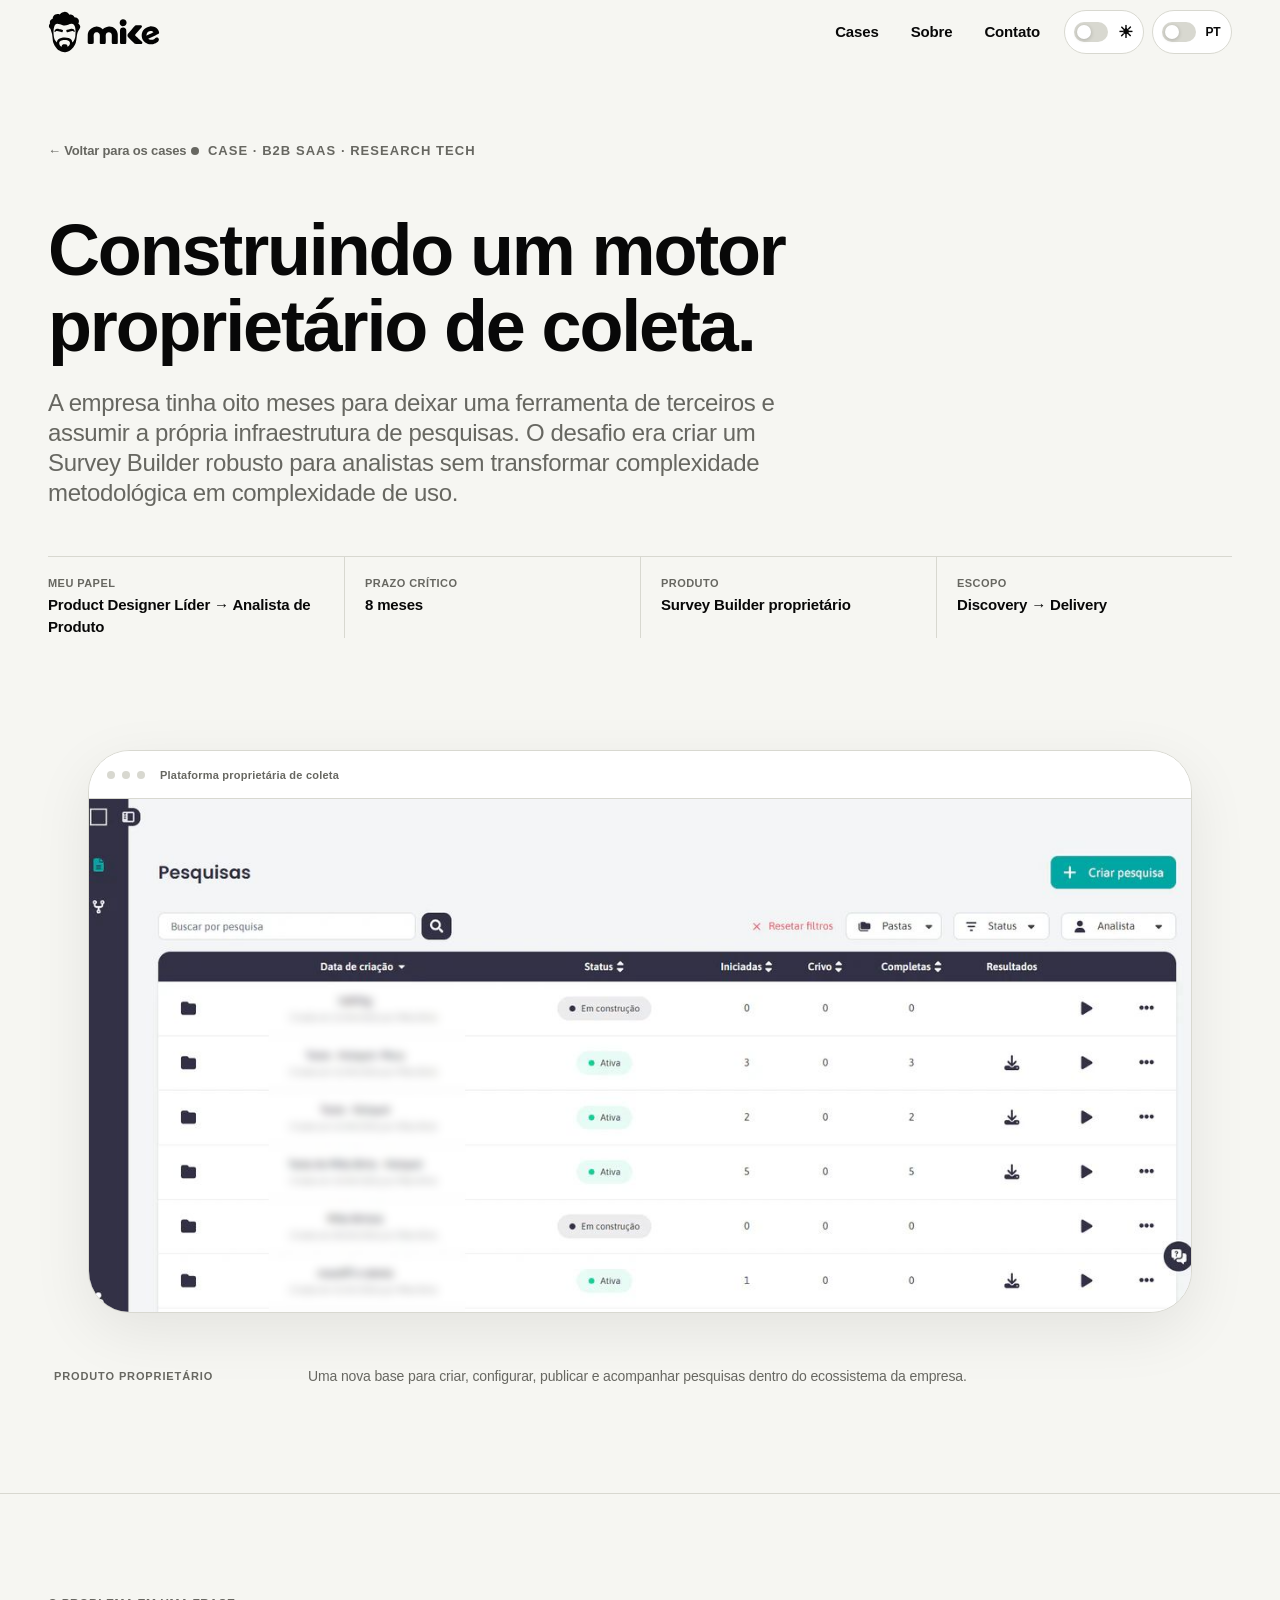
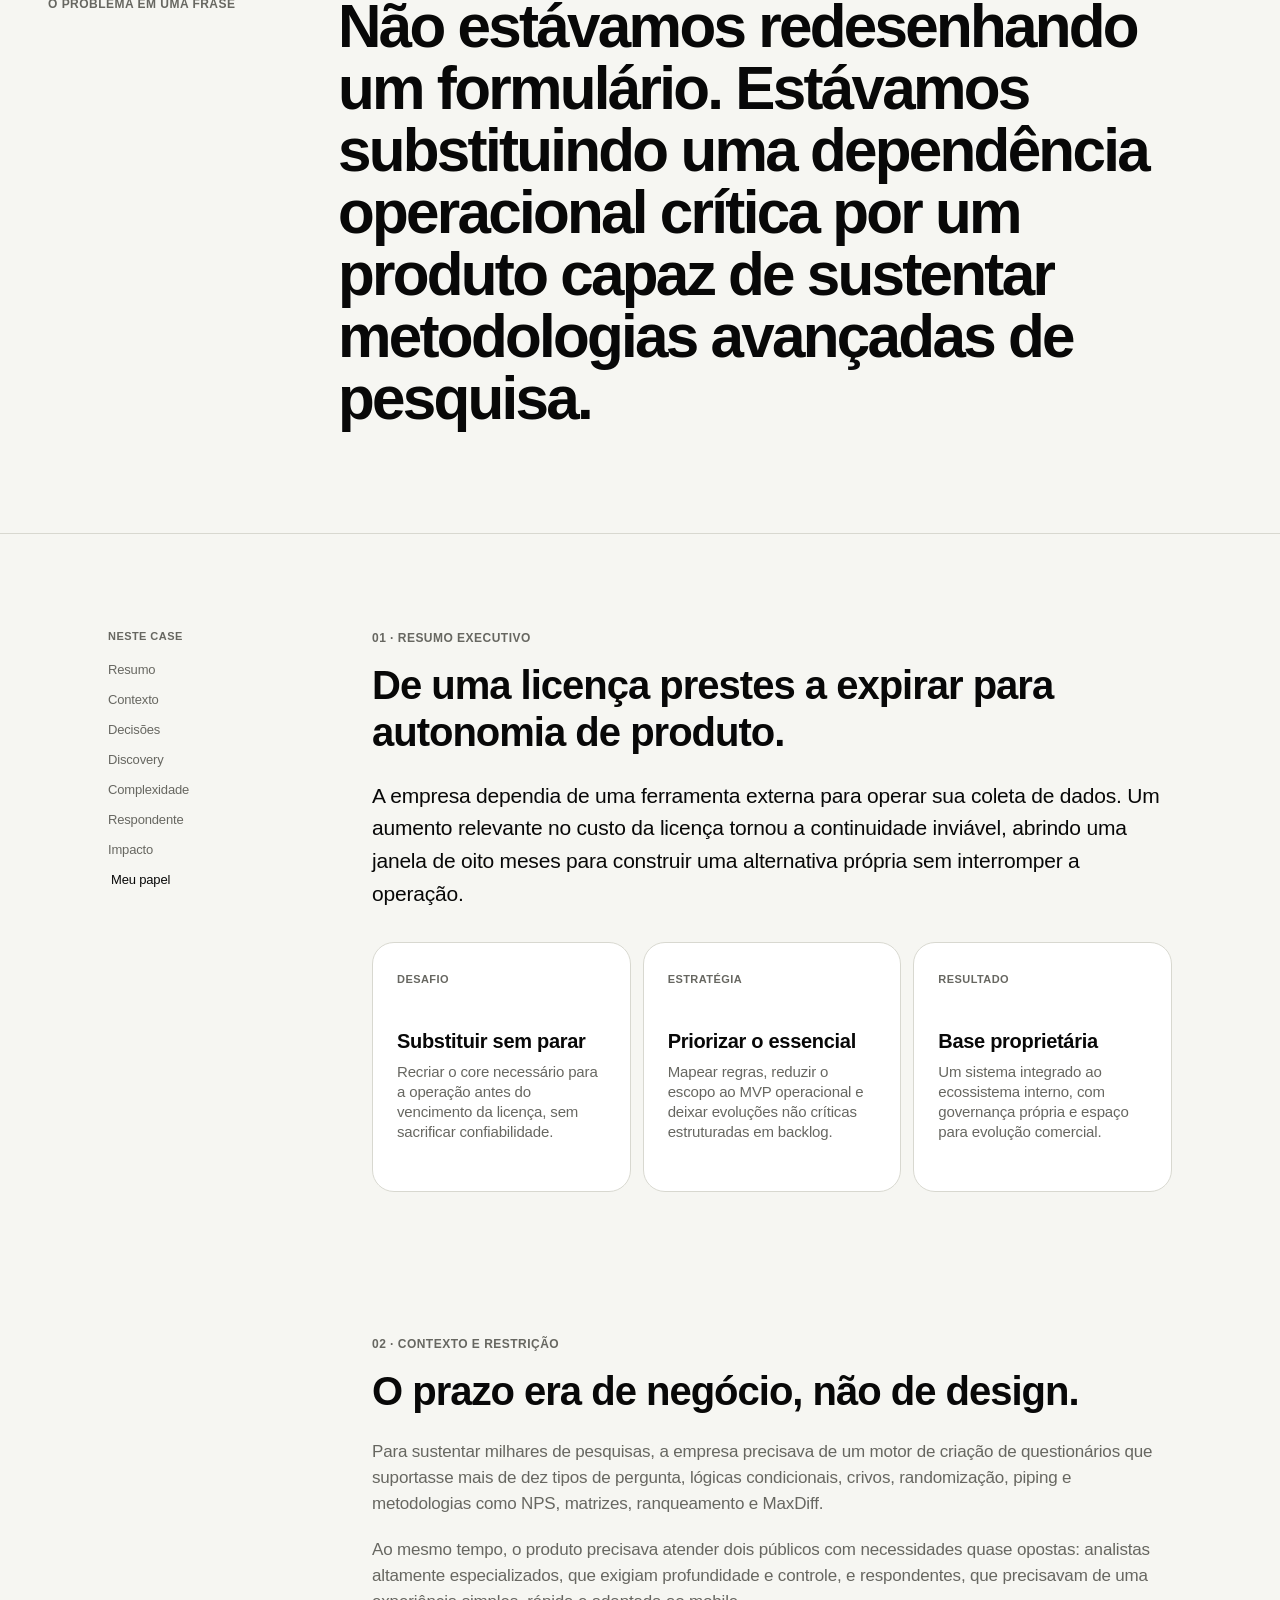
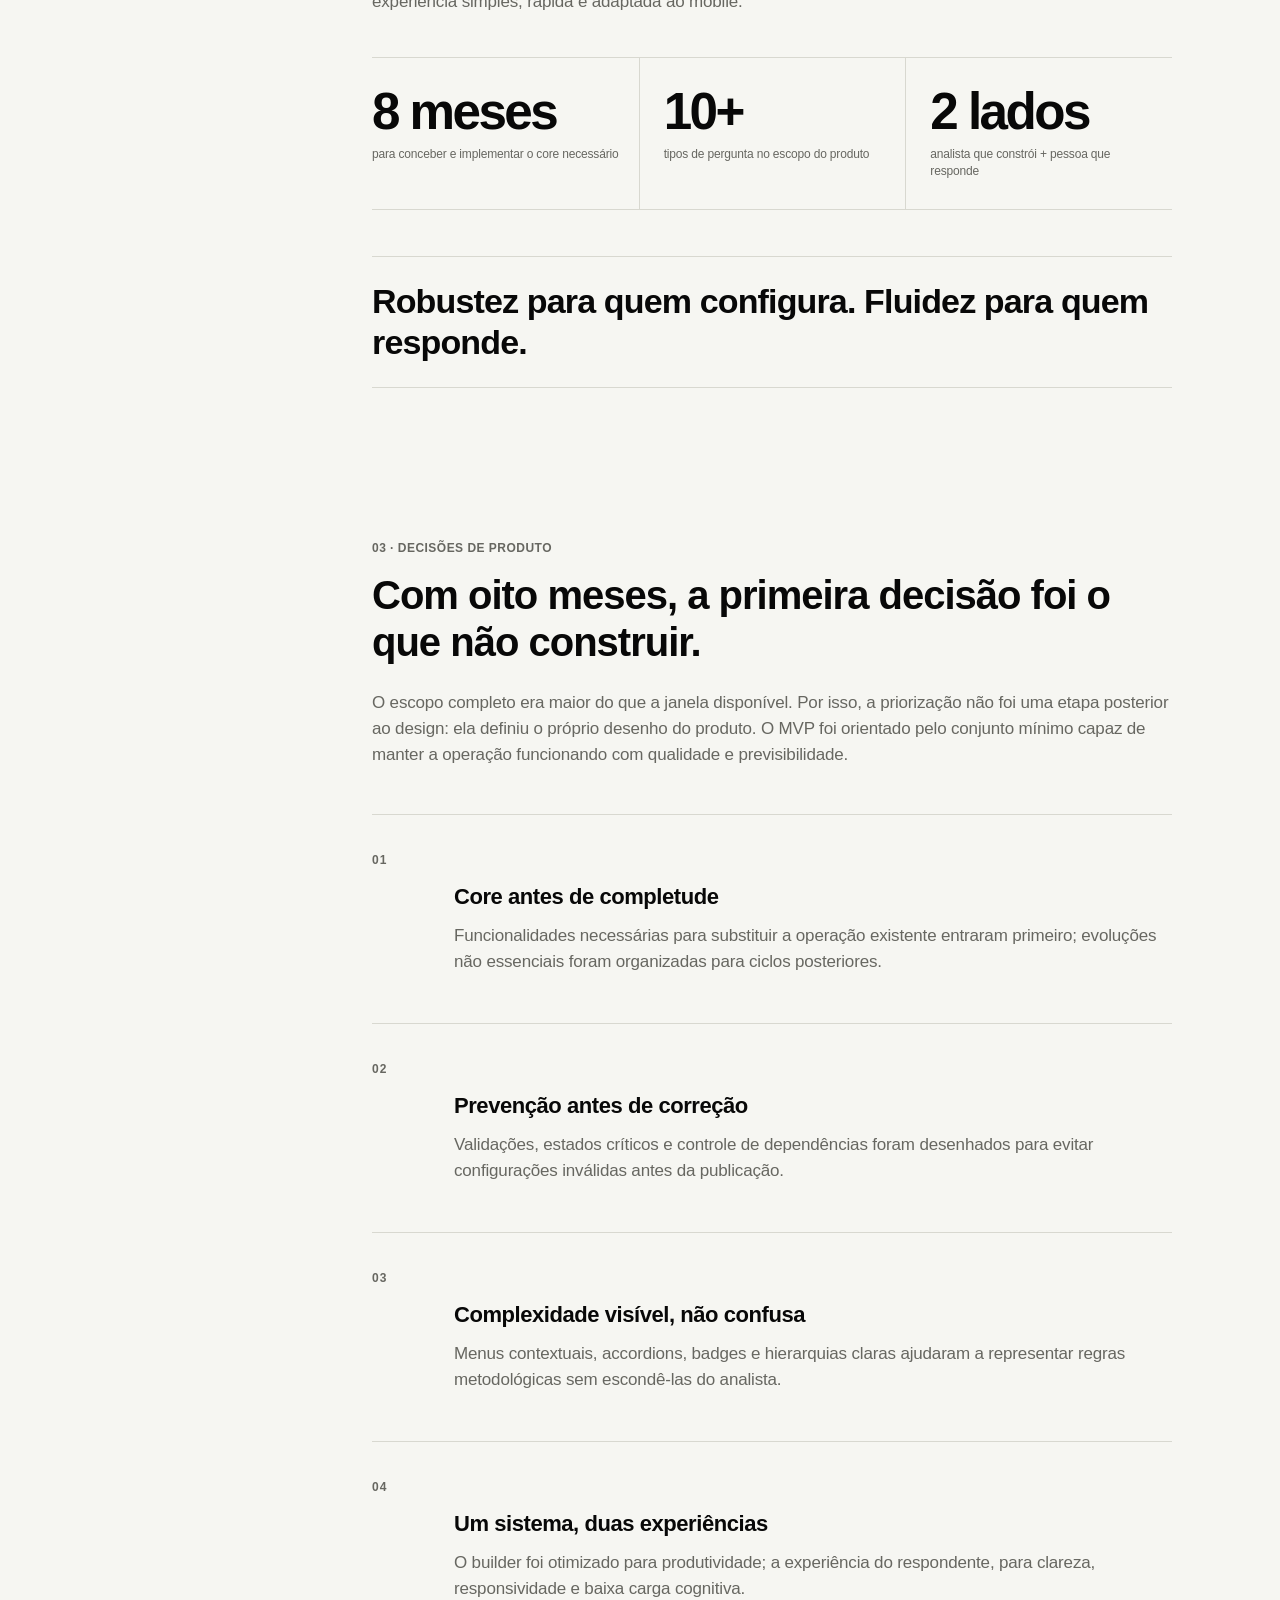
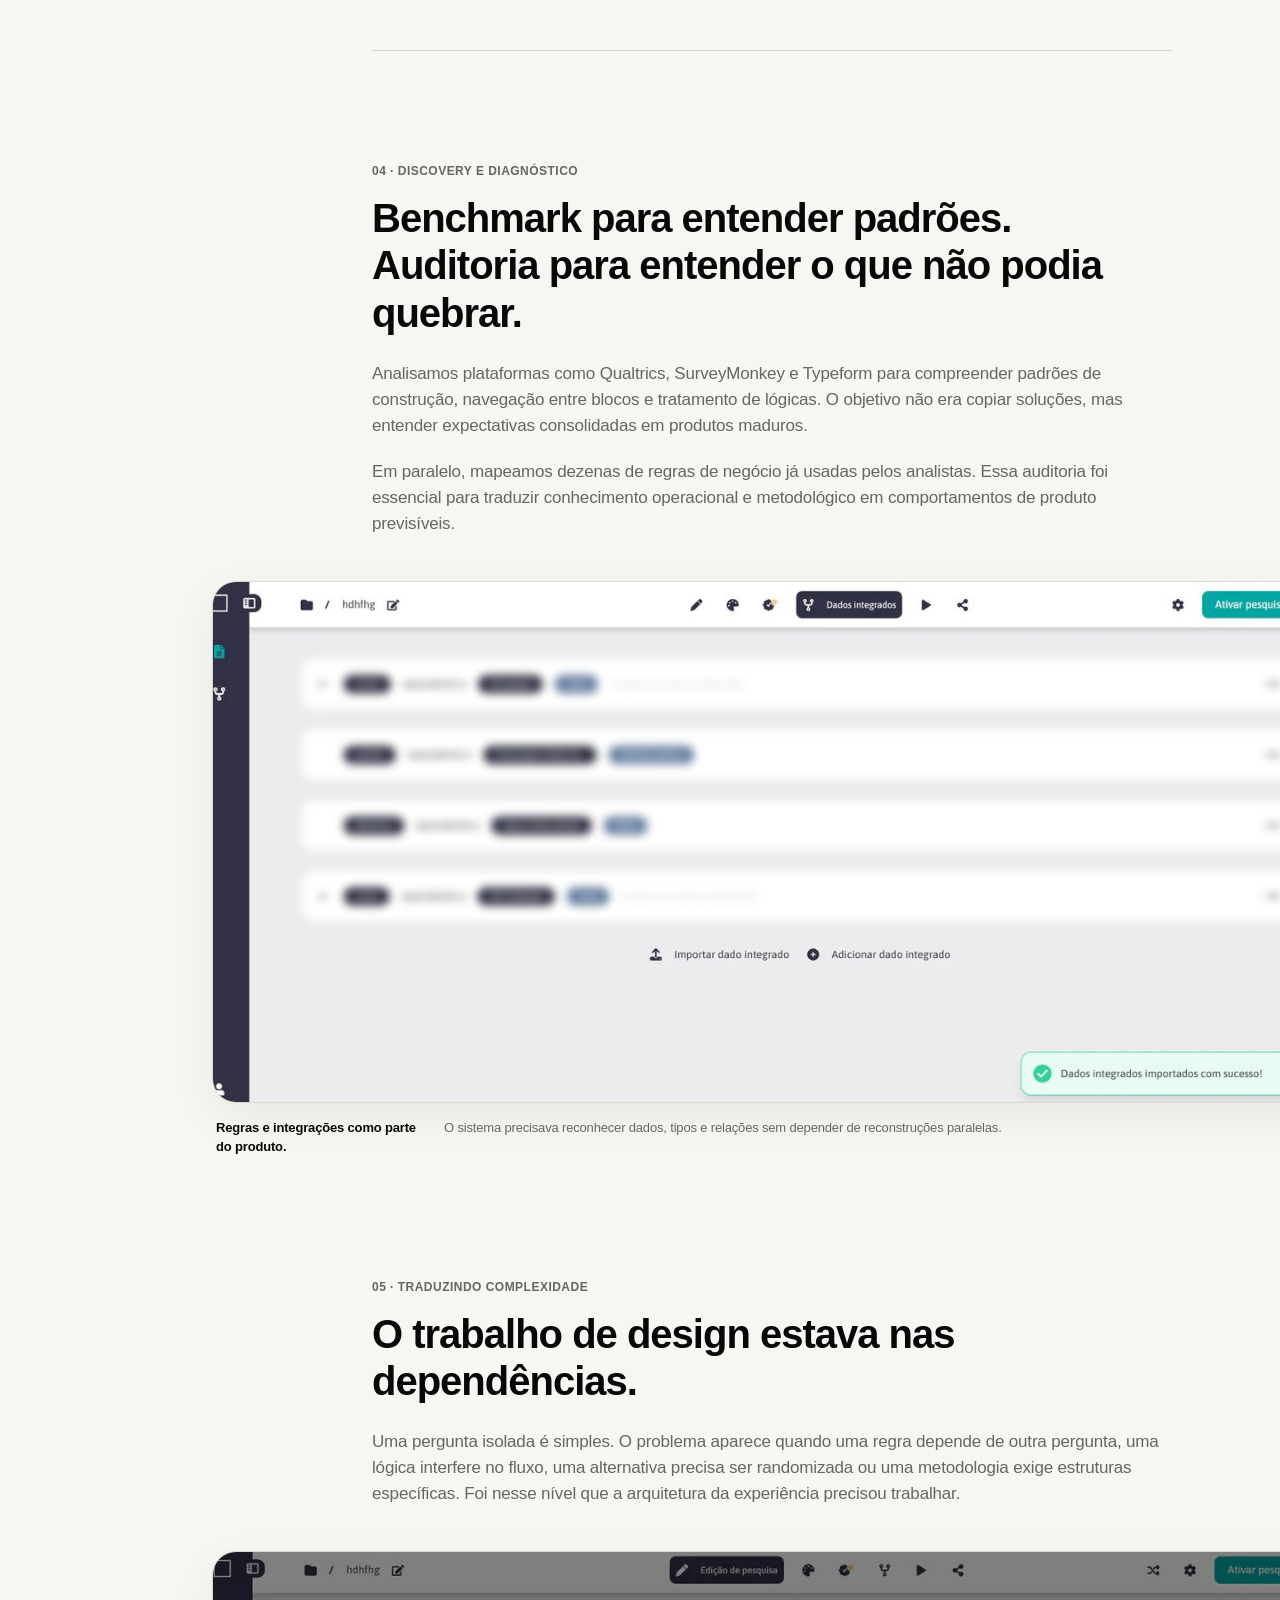
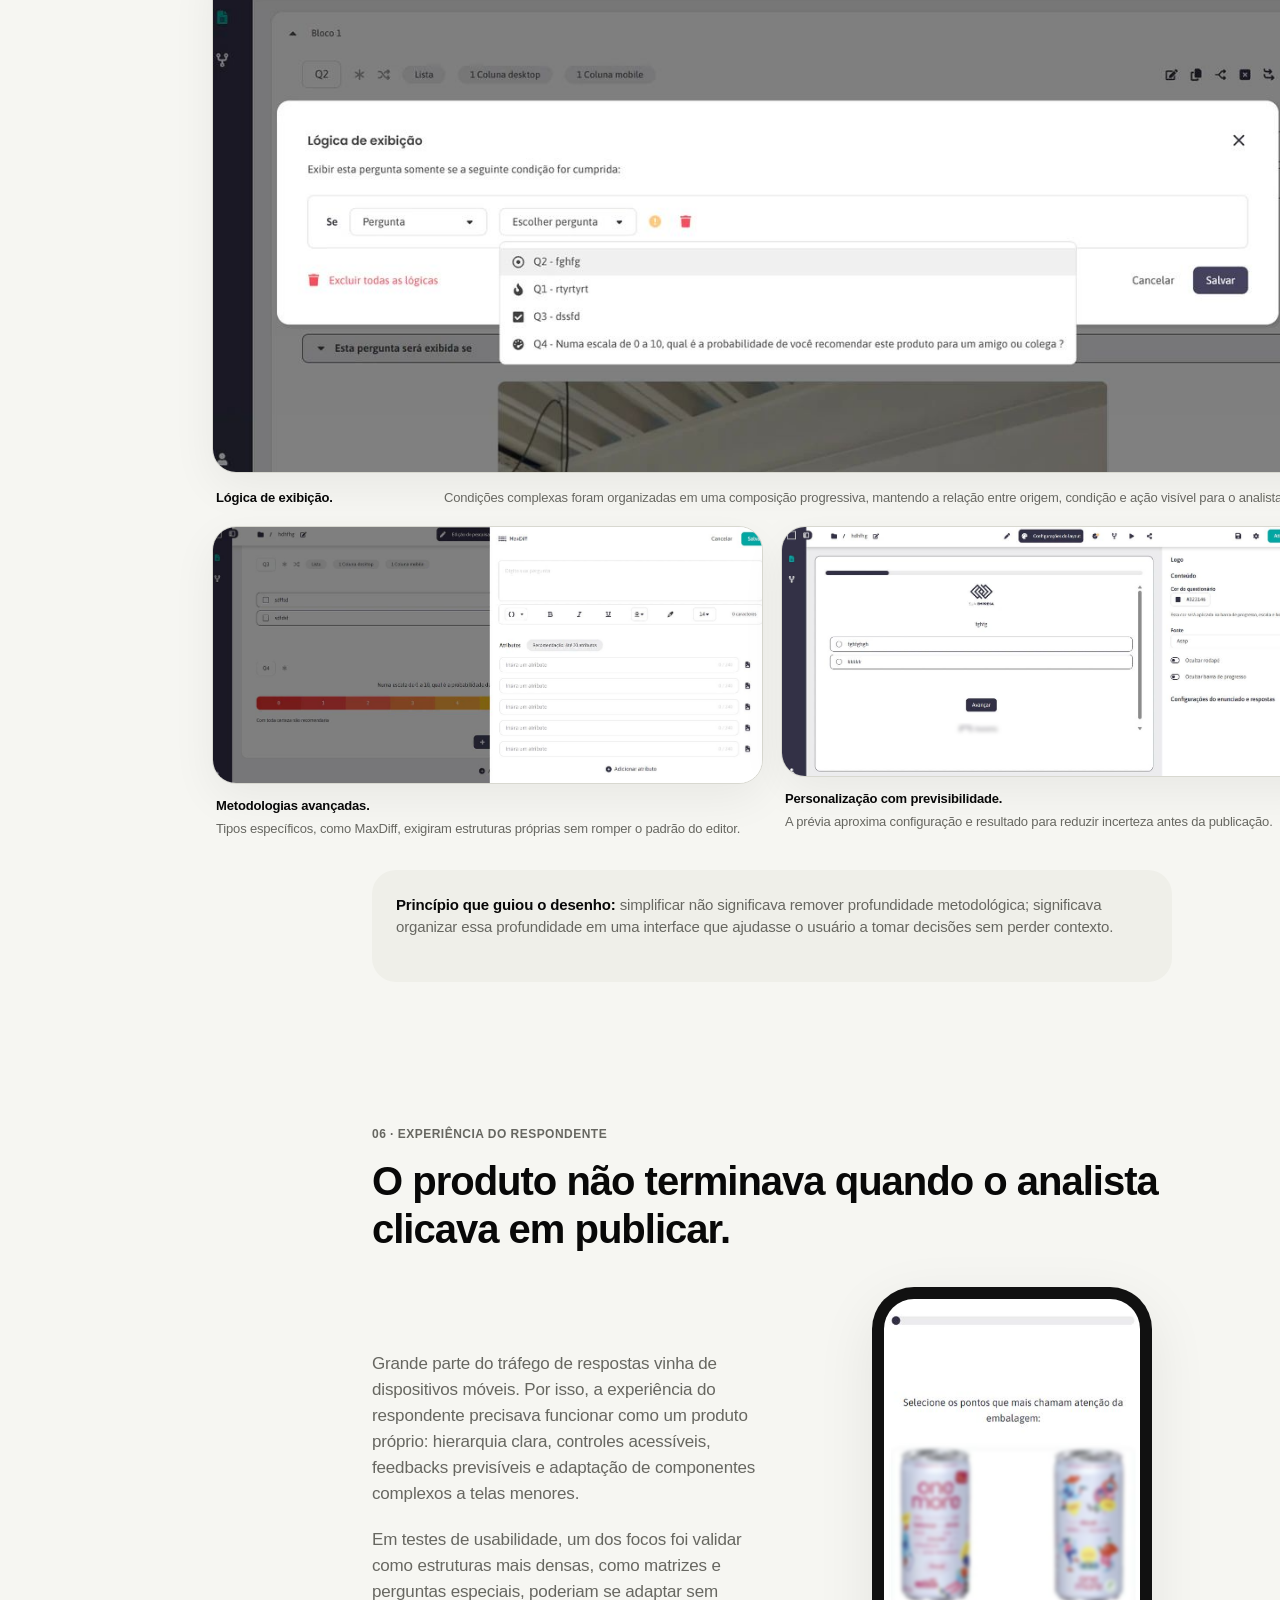
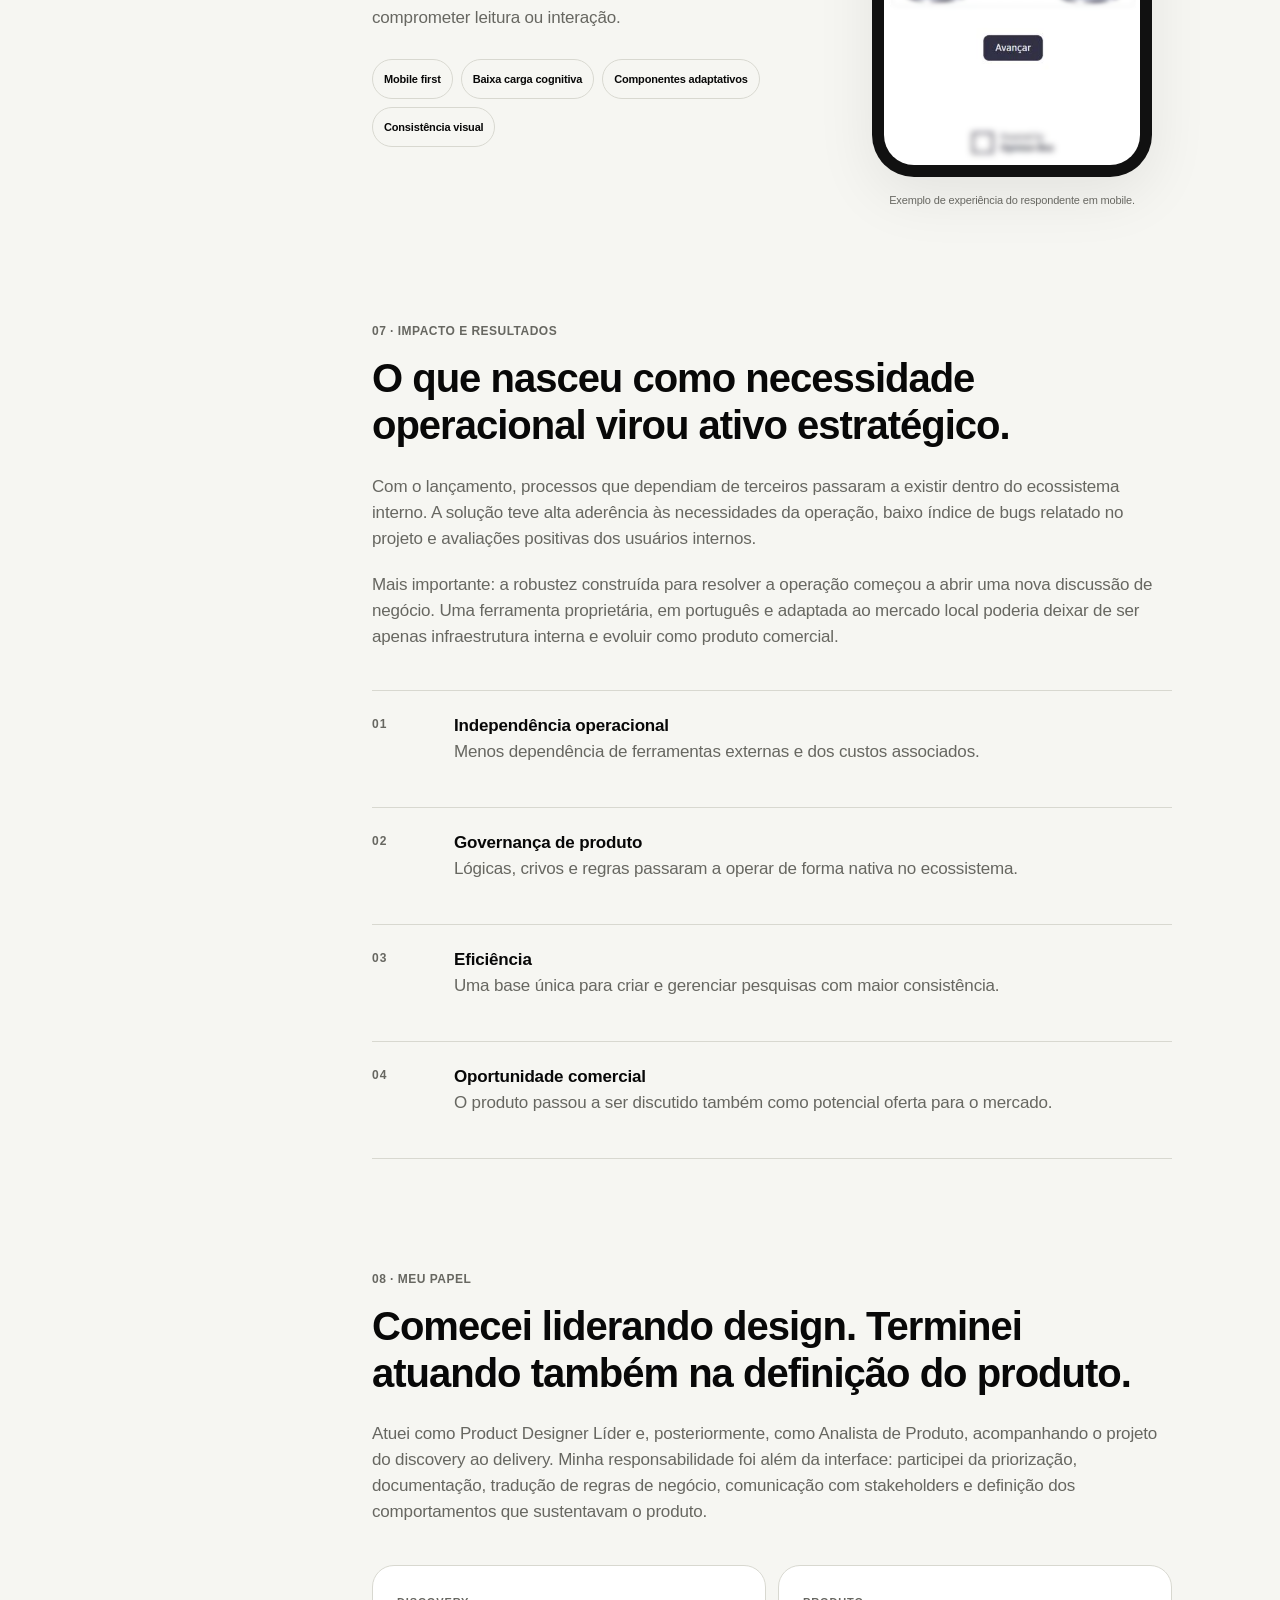
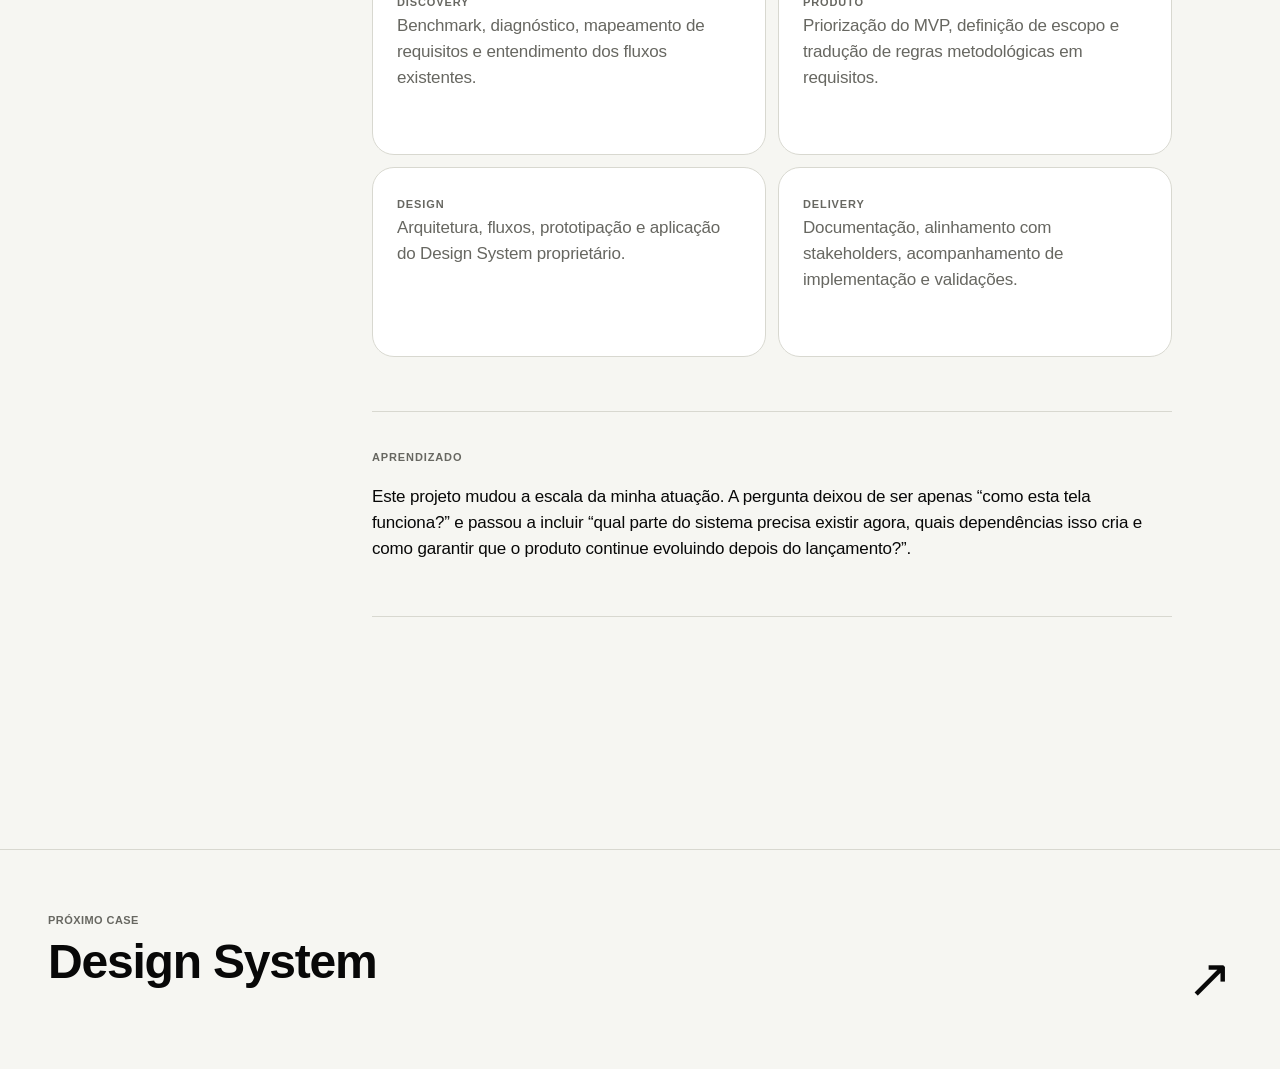
<file: cases/survey-builder/index.html>
<!doctype html>
<html lang="pt-BR" data-theme="light">
<head>
  <meta charset="utf-8" />
  <meta name="robots" content="noindex, nofollow, nosnippet">
  <meta name="googlebot" content="noindex, nofollow, nosnippet">
  <meta name="viewport" content="width=device-width, initial-scale=1" />
  <meta name="description" content="Case de Product Design: construção de um Survey Builder proprietário para a Empresa X, do discovery ao delivery." />
  <meta name="theme-color" content="#f6f6f2" />
  <title>Survey Builder Proprietário | Mike Brito</title>
  <link rel="canonical" href="https://mikebrito.com.br/cases/survey-builder" />
  <meta property="og:type" content="article" />
  <meta property="og:locale" content="pt_BR" />
  <meta property="og:site_name" content="Mike Brito | Product Designer" />
  <meta property="og:title" content="Survey Builder Proprietário | Mike Brito" />
  <meta property="og:description" content="Como transformamos uma dependência crítica de terceiros em um produto proprietário para criação de pesquisas complexas." />
  <meta property="og:url" content="https://mikebrito.com.br/cases/survey-builder" />
  <meta property="og:image" content="https://mikebrito.com.br/assets/cases/survey-builder/01-pesquisas.png" />
  <meta name="twitter:card" content="summary_large_image" />
  <meta name="twitter:title" content="Survey Builder Proprietário | Mike Brito" />
  <meta name="twitter:description" content="Case de Product Design: criação de um Survey Builder proprietário para a Empresa X." />
  <meta name="twitter:image" content="https://mikebrito.com.br/assets/cases/survey-builder/01-pesquisas.png" />
  <link rel="icon" href="../../assets/favicon.svg" type="image/svg+xml" />
  <link rel="manifest" href="../../site.webmanifest" />
  <link rel="stylesheet" href="../../styles.css" />
</head>
<body>
<a class="skip-link" href="#conteudo">Pular para o conteúdo</a>

<header class="site-header">
  <div class="shell nav">
    <a class="brand" href="../../index.html" aria-label="Mike Brito, início"><img src="../../assets/logo.svg" alt="Mike" /></a>
    <nav class="nav-links" aria-label="Navegação principal">
      <a href="../../index.html#cases">Cases</a>
      <a href="../../index.html#sobre">Sobre</a>
      <a href="../../index.html#contato">Contato</a>
      <button class="theme-toggle" type="button" aria-label="Alternar tema"><span>◐</span></button>
    </nav>
  </div>
</header>

<main id="conteudo" class="case-main case-study">
  <section class="case-hero case-hero-editorial">
    <div class="shell">
      <a class="back-link" href="../../index.html#cases">← Voltar para os cases</a>
      <div class="eyebrow">Case · B2B SaaS · Research Tech</div>
      <h1>Construindo o motor de coleta da Empresa X.</h1>
      <p class="case-deck">A empresa tinha oito meses para deixar uma ferramenta de terceiros e assumir a própria infraestrutura de pesquisas. O desafio era criar um Survey Builder robusto para analistas sem transformar complexidade metodológica em complexidade de uso.</p>

      <div class="case-meta case-meta-editorial">
        <div class="meta-item"><span class="meta-label">Meu papel</span><span class="meta-value">Product Designer Líder → Analista de Produto</span></div>
        <div class="meta-item"><span class="meta-label">Prazo crítico</span><span class="meta-value">8 meses</span></div>
        <div class="meta-item"><span class="meta-label">Produto</span><span class="meta-value">Survey Builder proprietário</span></div>
        <div class="meta-item"><span class="meta-label">Escopo</span><span class="meta-value">Discovery → Delivery</span></div>
      </div>
    </div>
  </section>

  <section class="shell case-visual-lead reveal" aria-label="Tela do Survey Builder">
    <figure class="product-frame product-frame-hero">
      <div class="product-frame-bar" aria-hidden="true"><span></span><span></span><span></span><small>Empresa X · Plataforma de Coleta</small></div>
      <img src="../../assets/cases/survey-builder/01-pesquisas.png" alt="Tela de listagem de pesquisas da plataforma proprietária da Empresa X" loading="eager" />
    </figure>
    <div class="visual-lead-caption">
      <span>Produto proprietário</span>
      <p>Uma nova base para criar, configurar, publicar e acompanhar pesquisas dentro do ecossistema da empresa.</p>
    </div>
  </section>

  <section class="case-punchline reveal">
    <div class="shell case-punchline-grid">
      <span class="kicker">O problema em uma frase</span>
      <p>Não estávamos redesenhando um formulário. Estávamos substituindo uma dependência operacional crítica por um produto capaz de sustentar metodologias avançadas de pesquisa.</p>
    </div>
  </section>

  <div class="shell case-layout case-layout-wide">
    <aside class="case-toc" aria-label="Índice do case">
      <div class="case-toc-title">Neste case</div>
      <a href="#resumo">Resumo</a>
      <a href="#contexto">Contexto</a>
      <a href="#decisoes">Decisões</a>
      <a href="#discovery">Discovery</a>
      <a href="#complexidade">Complexidade</a>
      <a href="#respondente">Respondente</a>
      <a href="#impacto">Impacto</a>
      <a href="#papel">Meu papel</a>
    </aside>

    <article class="case-content case-content-editorial">
      <section class="case-section reveal" id="resumo">
        <div class="section-number">01 · RESUMO EXECUTIVO</div>
        <h2>De uma licença prestes a expirar para autonomia de produto.</h2>
        <p class="case-lead">A Empresa X dependia de uma ferramenta externa para operar sua coleta de dados. Um aumento relevante no custo da licença tornou a continuidade inviável, e a empresa tinha uma janela de oito meses para construir uma alternativa própria sem interromper a operação.</p>

        <div class="summary-grid summary-grid-clean">
          <div class="summary-card"><span>Desafio</span><h3>Substituir sem parar</h3><p>Recriar o core necessário para a operação antes do vencimento da licença, sem sacrificar confiabilidade.</p></div>
          <div class="summary-card"><span>Estratégia</span><h3>Priorizar o essencial</h3><p>Mapear regras, reduzir o escopo ao MVP operacional e deixar evoluções não críticas estruturadas em backlog.</p></div>
          <div class="summary-card"><span>Resultado</span><h3>Base proprietária</h3><p>Um sistema integrado ao ecossistema da Empresa X, com governança própria e espaço para evolução comercial.</p></div>
        </div>
      </section>

      <section class="case-section reveal" id="contexto">
        <div class="section-number">02 · CONTEXTO E RESTRIÇÃO</div>
        <h2>O prazo era de negócio, não de design.</h2>
        <p>Para sustentar milhares de pesquisas, a empresa precisava de um motor de criação de questionários que suportasse mais de dez tipos de pergunta, lógicas condicionais, crivos, randomização, piping e metodologias como NPS, matrizes, ranqueamento e MaxDiff.</p>
        <p>Ao mesmo tempo, o produto precisava atender dois públicos com necessidades quase opostas: analistas altamente especializados, que exigiam profundidade e controle, e respondentes, que precisavam de uma experiência simples, rápida e adaptada ao mobile.</p>

        <div class="constraint-band">
          <div><strong>8 meses</strong><span>para conceber e implementar o core necessário</span></div>
          <div><strong>10+</strong><span>tipos de pergunta no escopo do produto</span></div>
          <div><strong>2 lados</strong><span>analista que constrói + pessoa que responde</span></div>
        </div>

        <div class="quote">Robustez para quem configura. Fluidez para quem responde.</div>
      </section>

      <section class="case-section reveal" id="decisoes">
        <div class="section-number">03 · DECISÕES DE PRODUTO</div>
        <h2>Com oito meses, a primeira decisão foi o que não construir.</h2>
        <p>O escopo completo era maior do que a janela disponível. Por isso, a priorização não foi uma etapa posterior ao design: ela definiu o próprio desenho do produto. O MVP foi orientado pelo conjunto mínimo capaz de manter a operação funcionando com qualidade e previsibilidade.</p>

        <div class="decision-list">
          <article><span>01</span><div><h3>Core antes de completude</h3><p>Funcionalidades necessárias para substituir a operação existente entraram primeiro; evoluções não essenciais foram organizadas para ciclos posteriores.</p></div></article>
          <article><span>02</span><div><h3>Prevenção antes de correção</h3><p>Validações, estados críticos e controle de dependências foram desenhados para evitar configurações inválidas antes da publicação.</p></div></article>
          <article><span>03</span><div><h3>Complexidade visível, não confusa</h3><p>Menus contextuais, accordions, badges e hierarquias claras ajudaram a representar regras metodológicas sem escondê-las do analista.</p></div></article>
          <article><span>04</span><div><h3>Um sistema, duas experiências</h3><p>O builder foi otimizado para produtividade; a experiência do respondente, para clareza, responsividade e baixa carga cognitiva.</p></div></article>
        </div>
      </section>

      <section class="case-section reveal" id="discovery">
        <div class="section-number">04 · DISCOVERY E DIAGNÓSTICO</div>
        <h2>Benchmark para entender padrões. Auditoria para entender o que não podia quebrar.</h2>
        <p>Analisamos plataformas como Qualtrics, SurveyMonkey e Typeform para compreender padrões de construção, navegação entre blocos e tratamento de lógicas. O objetivo não era copiar soluções, mas entender expectativas consolidadas em produtos maduros.</p>
        <p>Em paralelo, mapeamos dezenas de regras de negócio já usadas pelos analistas. Essa auditoria foi essencial para traduzir conhecimento operacional e metodológico em comportamentos de produto previsíveis.</p>

        <figure class="case-media case-media-wide">
          <div class="media-frame"><img src="../../assets/cases/survey-builder/02-dados-integrados.png" alt="Tela de configuração de dados integrados da pesquisa" loading="lazy" /></div>
          <figcaption><strong>Regras e integrações como parte do produto.</strong> O sistema precisava reconhecer dados, tipos e relações sem depender de reconstruções paralelas.</figcaption>
        </figure>
      </section>

      <section class="case-section reveal" id="complexidade">
        <div class="section-number">05 · TRADUZINDO COMPLEXIDADE</div>
        <h2>O trabalho de design estava nas dependências.</h2>
        <p>Uma pergunta isolada é simples. O problema aparece quando uma regra depende de outra pergunta, uma lógica interfere no fluxo, uma alternativa precisa ser randomizada ou uma metodologia exige estruturas específicas. Foi nesse nível que a arquitetura da experiência precisou trabalhar.</p>

        <figure class="case-media case-media-wide">
          <div class="media-frame"><img src="../../assets/cases/survey-builder/05-logica-exibicao.png" alt="Modal de lógica de exibição de pergunta no Survey Builder" loading="lazy" /></div>
          <figcaption><strong>Lógica de exibição.</strong> Condições complexas foram organizadas em uma composição progressiva, mantendo a relação entre origem, condição e ação visível para o analista.</figcaption>
        </figure>

        <div class="media-pair case-media-wide">
          <figure class="case-media">
            <div class="media-frame"><img src="../../assets/cases/survey-builder/04-maxdiff.png" alt="Configuração de uma pergunta MaxDiff no Survey Builder" loading="lazy" /></div>
            <figcaption><strong>Metodologias avançadas.</strong> Tipos específicos, como MaxDiff, exigiram estruturas próprias sem romper o padrão do editor.</figcaption>
          </figure>
          <figure class="case-media">
            <div class="media-frame"><img src="../../assets/cases/survey-builder/03-configuracao-layout.png" alt="Configurações de layout e pré-visualização do questionário" loading="lazy" /></div>
            <figcaption><strong>Personalização com previsibilidade.</strong> A prévia aproxima configuração e resultado para reduzir incerteza antes da publicação.</figcaption>
          </figure>
        </div>

        <div class="note"><p><strong>Princípio que guiou o desenho:</strong> simplificar não significava remover profundidade metodológica; significava organizar essa profundidade em uma interface que ajudasse o usuário a tomar decisões sem perder contexto.</p></div>
      </section>

      <section class="case-section reveal" id="respondente">
        <div class="section-number">06 · EXPERIÊNCIA DO RESPONDENTE</div>
        <h2>O produto não terminava quando o analista clicava em publicar.</h2>
        <div class="respondent-grid">
          <div class="respondent-copy">
            <p>Grande parte do tráfego de respostas vinha de dispositivos móveis. Por isso, a experiência do respondente precisava funcionar como um produto próprio: hierarquia clara, controles acessíveis, feedbacks previsíveis e adaptação de componentes complexos a telas menores.</p>
            <p>Em testes de usabilidade, um dos focos foi validar como estruturas mais densas, como matrizes e perguntas especiais, poderiam se adaptar sem comprometer leitura ou interação.</p>
            <div class="respondent-points">
              <span>Mobile first</span>
              <span>Baixa carga cognitiva</span>
              <span>Componentes adaptativos</span>
              <span>Consistência visual</span>
            </div>
          </div>
          <figure class="mobile-showcase">
            <div class="phone-frame"><img src="../../assets/cases/survey-builder/06-respondente-mobile.png" alt="Pesquisa exibida para respondente em dispositivo móvel" loading="lazy" /></div>
            <figcaption>Exemplo de experiência do respondente em mobile.</figcaption>
          </figure>
        </div>
      </section>

      <section class="case-section reveal" id="impacto">
        <div class="section-number">07 · IMPACTO E RESULTADOS</div>
        <h2>O que nasceu como necessidade operacional virou ativo estratégico.</h2>
        <p>Com o lançamento, processos que dependiam de terceiros passaram a existir dentro do ecossistema da Empresa X. A solução teve alta aderência às necessidades internas, baixo índice de bugs relatado no projeto e avaliações positivas dos usuários internos.</p>
        <p>Mais importante: a robustez construída para resolver a operação começou a abrir uma nova discussão de negócio. Uma ferramenta proprietária, em português e adaptada ao mercado local poderia deixar de ser apenas infraestrutura interna e evoluir como produto comercial.</p>

        <div class="impact-list">
          <div><span>01</span><p><strong>Independência operacional</strong><br>Menos dependência de ferramentas externas e dos custos associados.</p></div>
          <div><span>02</span><p><strong>Governança de produto</strong><br>Lógicas, crivos e regras passaram a operar de forma nativa no ecossistema.</p></div>
          <div><span>03</span><p><strong>Eficiência</strong><br>Uma base única para criar e gerenciar pesquisas com maior consistência.</p></div>
          <div><span>04</span><p><strong>Oportunidade comercial</strong><br>O produto passou a ser discutido também como potencial oferta para o mercado.</p></div>
        </div>
      </section>

      <section class="case-section reveal" id="papel">
        <div class="section-number">08 · MEU PAPEL</div>
        <h2>Comecei liderando design. Terminei atuando também na definição do produto.</h2>
        <p>Atuei como Product Designer Líder e, posteriormente, como Analista de Produto, acompanhando o projeto do discovery ao delivery. Minha responsabilidade foi além da interface: participei da priorização, documentação, tradução de regras de negócio, comunicação com stakeholders e definição dos comportamentos que sustentavam o produto.</p>

        <div class="role-grid">
          <div><span>Discovery</span><p>Benchmark, diagnóstico, mapeamento de requisitos e entendimento dos fluxos existentes.</p></div>
          <div><span>Produto</span><p>Priorização do MVP, definição de escopo e tradução de regras metodológicas em requisitos.</p></div>
          <div><span>Design</span><p>Arquitetura, fluxos, prototipação e aplicação do Design System proprietário.</p></div>
          <div><span>Delivery</span><p>Documentação, alinhamento com stakeholders, acompanhamento de implementação e validações.</p></div>
        </div>

        <div class="closing-learning">
          <span>Aprendizado</span>
          <p>Este projeto mudou a escala da minha atuação. A pergunta deixou de ser apenas “como esta tela funciona?” e passou a incluir “qual parte do sistema precisa existir agora, quais dependências isso cria e como garantir que o produto continue evoluindo depois do lançamento?”.</p>
        </div>
      </section>
    </article>
  </div>

  <section class="next-case">
    <div class="shell">
      <a href="../design-system/">
        <div><small>Próximo case</small><strong>Design System da Empresa X</strong></div>
        <span class="next-arrow">↗</span>
      </a>
    </div>
  </section>
</main>

<script src="../../script.js"></script>
</body>
</html>
</file>
<file: styles.css>
@import url("./styles-base.css");

/*
  Apple HIG-informed rhythm layer.
  Keeps the portfolio typeface and visual identity, while normalizing
  type sizes, leading, control targets, margins and spacing.
*/

:root {
  --apple-space-1: 4px;
  --apple-space-2: 8px;
  --apple-space-3: 12px;
  --apple-space-4: 16px;
  --apple-space-5: 20px;
  --apple-space-6: 24px;
  --apple-space-8: 32px;
  --apple-space-10: 40px;
  --apple-space-12: 48px;
  --apple-space-16: 64px;
  --apple-space-20: 80px;
  --apple-space-24: 96px;
  --apple-space-30: 120px;
  --pad: clamp(20px, 4vw, 48px);
  --max: 1200px;
}

body {
  font-size: 17px;
  line-height: 22px;
  letter-spacing: -0.01em;
}

p, li { letter-spacing: -0.01em; }

/* Navigation and interactive controls */
.nav {
  height: 64px;
  gap: 24px;
}

.nav-links { gap: 8px; }

.nav-links a,
.theme-toggle,
.switch-control {
  min-height: 44px;
  font-size: 15px;
  line-height: 20px;
  letter-spacing: -0.01em;
}

.nav-links a { padding: 0 12px; display: inline-flex; align-items: center; }
.theme-toggle { width: 44px; height: 44px; }
.site-controls { gap: 8px !important; }
.switch-control,
.theme-toggle {
  height: 44px !important;
  min-height: 44px !important;
  padding: 0 12px !important;
}

/* Home hero */
.hero {
  min-height: calc(100svh - 64px);
  padding: 96px 0 80px;
}

.hero-grid {
  gap: 64px;
  align-items: end;
}

.hero h1 {
  font-size: clamp(56px, 6.2vw, 80px);
  line-height: 1.05;
  letter-spacing: -0.03em;
  max-width: 900px;
}

.hero-copy { max-width: 400px; }

.hero-copy p {
  margin: 0 0 24px;
  font-size: 17px;
  line-height: 24px;
  letter-spacing: -0.01em;
}

.cta-row { gap: 12px; }

.btn {
  min-height: 44px;
  padding: 0 16px;
  gap: 8px;
  font-size: 15px;
  line-height: 20px;
  letter-spacing: -0.01em;
}

/* Signal strip */
.signal { padding: 24px 0; }
.signal + .signal { padding-left: 32px; }
.signal strong {
  font-size: 28px;
  line-height: 34px;
  letter-spacing: -0.02em;
  margin-bottom: 4px;
}
.signal span {
  font-size: 13px;
  line-height: 18px;
  letter-spacing: -0.01em;
}

/* Section rhythm */
.section,
.statement {
  padding-top: 120px;
  padding-bottom: 120px;
}

.section-head {
  gap: 32px;
  margin-bottom: 48px;
}

.section-head h2,
.statement h2 {
  font-size: clamp(40px, 4.4vw, 52px);
  line-height: 1.08;
  letter-spacing: -0.025em;
  max-width: 900px;
}

.kicker {
  font-size: 12px;
  line-height: 16px;
  letter-spacing: 0.04em;
}

/* Home headings generated by script */
.home-section-head {
  display: block !important;
  grid-template-columns: 1fr !important;
  text-align: left !important;
  margin-bottom: 48px !important;
}
.home-section-head h2 {
  max-width: none !important;
  text-align: left !important;
  font-size: clamp(40px, 4.4vw, 52px) !important;
  line-height: 1.08 !important;
  letter-spacing: -0.025em !important;
}
#cases .home-section-head h2 { white-space: nowrap !important; }
.home-statement-grid {
  display: block !important;
  grid-template-columns: 1fr !important;
  text-align: left !important;
}
.home-statement-grid > div { max-width: 820px !important; }
.home-statement-grid h2 { text-align: left !important; }

/* Case guidance on home */
.case-guidance {
  gap: 80px !important;
}
.case-guidance-group {
  gap: 24px !important;
}
.case-guidance-copy {
  max-width: none !important;
  margin: 0 !important;
  font-size: 17px !important;
  line-height: 22px !important;
  letter-spacing: -0.01em !important;
  white-space: nowrap !important;
}
.case-guidance-cards {
  gap: 16px !important;
}

/* Project cards */
.work-grid { gap: 16px; }

.case-card {
  min-height: 440px;
  padding: 32px;
}
.case-card.large { min-height: 460px; }

.card-content { max-width: 720px; }
.case-card.large .card-content { max-width: 800px; }

.card-index {
  font-size: 12px;
  line-height: 16px;
  letter-spacing: 0.04em;
}

.card-title {
  margin: 24px 0 16px;
  font-size: clamp(38px, 4vw, 48px);
  line-height: 1.08;
  letter-spacing: -0.025em;
}

.half .card-title {
  font-size: clamp(32px, 3vw, 40px);
  line-height: 1.1;
}

.card-desc {
  max-width: 620px;
  margin: 0 0 20px;
  font-size: 17px;
  line-height: 24px;
  letter-spacing: -0.01em;
}

.card-tags { gap: 8px; }
.tag {
  padding: 5px 10px;
  font-size: 12px;
  line-height: 16px;
  letter-spacing: 0;
}

.card-footer {
  gap: 24px;
  padding-top: 64px;
}
.case-stats { gap: 32px; }
.case-stat { min-width: 88px; }
.case-stat strong {
  font-size: 28px;
  line-height: 34px;
  letter-spacing: -0.02em;
  margin-bottom: 4px;
}
.case-stat span {
  font-size: 12px;
  line-height: 16px;
}

.case-cta {
  min-height: 44px;
  padding: 0 16px;
  gap: 10px;
  font-size: 13px;
  line-height: 18px;
  letter-spacing: -0.01em;
}

/* About */
.statement-grid { gap: 32px; }
.statement p {
  max-width: 720px;
  margin: 24px 0 0;
  font-size: 17px;
  line-height: 26px;
  letter-spacing: -0.01em;
}

/* Working principles */
.practice-grid { border-radius: 20px; }
.practice {
  min-height: 220px;
  padding: 32px 24px;
}
.practice .n {
  font-size: 12px;
  line-height: 16px;
}
.practice h3 {
  margin: 48px 0 8px;
  font-size: 22px;
  line-height: 28px;
  letter-spacing: -0.02em;
}
.practice p {
  font-size: 15px;
  line-height: 20px;
  letter-spacing: -0.01em;
}

/* Contact */
.contact { padding: 120px 0 40px; }
.contact-box {
  min-height: 480px;
  padding: 64px;
}
.contact-box h2 {
  max-width: 800px;
  font-size: clamp(52px, 6vw, 72px);
  line-height: 1.04;
  letter-spacing: -0.03em;
}
.contact-bottom { gap: 24px; }
.contact-bottom p {
  font-size: 17px;
  line-height: 24px;
}
.contact-links { gap: 8px; }
.contact-links a {
  min-height: 44px;
  padding: 0 16px;
  display: inline-flex;
  align-items: center;
  font-size: 13px;
  line-height: 18px;
  letter-spacing: -0.01em;
}
.site-footer {
  padding: 24px 0 40px;
  gap: 20px;
  font-size: 13px;
  line-height: 18px;
}

/* Case-study pages */
.back-link {
  min-height: 44px;
  margin-bottom: 40px;
  gap: 8px;
  font-size: 13px;
  line-height: 18px;
}

.case-hero { padding: 64px 0 80px; }
.case-hero .eyebrow { margin-bottom: 20px; }
.case-hero h1 {
  font-size: clamp(48px, 6vw, 72px);
  line-height: 1.05;
  letter-spacing: -0.03em;
  max-width: 1000px;
}
.case-deck {
  max-width: 780px;
  margin: 24px 0 0;
  font-size: clamp(20px, 2vw, 24px);
  line-height: 30px;
  letter-spacing: -0.015em;
}
.case-meta {
  margin-top: 48px;
}
.meta-item { padding: 20px 20px 0 0; }
.meta-item + .meta-item { padding-left: 20px; }
.meta-label {
  margin-bottom: 4px;
  font-size: 11px;
  line-height: 13px;
  letter-spacing: 0.04em;
}
.meta-value {
  font-size: 15px;
  line-height: 20px;
}

.case-cover { min-height: 560px; }
.cover-label {
  left: 24px;
  top: 24px;
  font-size: 12px;
  line-height: 16px;
  letter-spacing: 0.04em;
}

.case-layout {
  grid-template-columns: 200px minmax(0, 800px);
  gap: 64px;
  padding: 96px 0 120px;
}
.case-toc { top: 104px; }
.case-toc-title {
  margin-bottom: 12px;
  font-size: 11px;
  line-height: 13px;
  letter-spacing: 0.04em;
}
.case-toc a {
  padding: 6px 0;
  font-size: 13px;
  line-height: 18px;
}

.case-section {
  padding-bottom: 80px;
  scroll-margin-top: 104px;
}
.case-section .section-number {
  margin-bottom: 16px;
  font-size: 12px;
  line-height: 16px;
  letter-spacing: 0.04em;
}
.case-section h2 {
  margin: 0 0 24px;
  font-size: clamp(32px, 4vw, 40px);
  line-height: 1.18;
  letter-spacing: -0.025em;
}
.case-section h3 {
  margin: 40px 0 12px;
  font-size: 22px;
  line-height: 28px;
  letter-spacing: -0.02em;
}
.case-section p {
  margin: 0 0 20px;
  font-size: 17px;
  line-height: 26px;
  letter-spacing: -0.01em;
}
.case-section ul { margin-top: 20px; }
.case-section li {
  padding: 14px 0 14px 24px;
  font-size: 16px;
  line-height: 22px;
}

.quote {
  margin: 40px 0;
  padding: 24px 0;
  font-size: clamp(28px, 3vw, 34px);
  line-height: 41px;
  letter-spacing: -0.025em;
}

.summary-grid,
.metric-grid,
.process-steps { gap: 12px; margin-top: 32px; margin-bottom: 32px; }
.summary-card,
.process-card {
  min-height: 200px;
  padding: 24px;
}
.summary-card span {
  font-size: 11px;
  line-height: 13px;
  letter-spacing: 0.04em;
}
.summary-card h3,
.process-card h3 {
  margin: 40px 0 8px;
  font-size: 20px;
  line-height: 25px;
  letter-spacing: -0.015em;
}
.summary-card p,
.process-card p {
  font-size: 15px;
  line-height: 20px;
}
.metric-box {
  min-height: 160px;
  padding: 24px;
}
.metric-box strong {
  font-size: 34px;
  line-height: 41px;
  letter-spacing: -0.02em;
}
.metric-box span {
  font-size: 13px;
  line-height: 18px;
}
.note {
  margin: 32px 0;
  padding: 24px;
}
.note p {
  font-size: 15px;
  line-height: 22px;
}

.next-case { padding: 64px 0 80px; }
.next-case small {
  margin-bottom: 8px;
  font-size: 11px;
  line-height: 13px;
  letter-spacing: 0.04em;
}
.next-case strong {
  font-size: clamp(36px, 4vw, 48px);
  line-height: 1.12;
  letter-spacing: -0.025em;
}

/* Preserve generous reading width and consistent image rhythm in editorial cases */
.product-frame,
.case-visual,
.case-visual-lead,
.visual-block,
.image-frame {
  margin-top: 32px;
  margin-bottom: 32px;
}

/* Responsive adaptation */
@media (max-width: 1100px) {
  #cases .home-section-head h2,
  .case-guidance-copy { white-space: normal !important; }
}

@media (max-width: 980px) {
  .hero { padding: 80px 0 72px; }
  .hero-grid { gap: 48px; }
  .section,
  .statement { padding-top: 96px; padding-bottom: 96px; }
  .case-guidance { gap: 64px !important; }
  .case-layout { gap: 0; padding: 80px 0 96px; }
}

@media (max-width: 720px) {
  :root { --pad: 20px; }
  body { font-size: 17px; line-height: 22px; }
  .nav { height: 64px; }
  .hero {
    min-height: auto;
    padding: 64px 0;
  }
  .hero h1 {
    font-size: clamp(46px, 13vw, 58px);
    line-height: 1.06;
    letter-spacing: -0.03em;
  }
  .hero-copy p { font-size: 17px; line-height: 24px; }
  .signal { padding: 20px 0; }
  .signal strong { font-size: 24px; line-height: 30px; }
  .section,
  .statement { padding-top: 80px; padding-bottom: 80px; }
  .home-section-head,
  .section-head { margin-bottom: 40px !important; }
  .section-head h2,
  .statement h2,
  .home-section-head h2 {
    font-size: 34px !important;
    line-height: 41px !important;
    letter-spacing: -0.02em !important;
  }
  .case-guidance { gap: 56px !important; }
  .case-guidance-group { gap: 20px !important; }
  .case-guidance-copy {
    font-size: 17px !important;
    line-height: 24px !important;
    white-space: normal !important;
  }
  .case-card,
  .case-card.large {
    padding: 24px;
    min-height: 0;
  }
  .card-title,
  .half .card-title {
    margin-top: 20px;
    font-size: 32px;
    line-height: 38px;
  }
  .card-footer { padding-top: 48px; gap: 20px; }
  .case-stats { gap: 24px; }
  .practice { padding: 28px 24px; }
  .practice h3 { margin-top: 40px; }
  .contact { padding: 80px 0 32px; }
  .contact-box {
    min-height: 420px;
    padding: 32px;
  }
  .contact-box h2 {
    font-size: 48px;
    line-height: 52px;
  }
  .site-footer { padding: 20px 0 32px; }
  .case-hero { padding: 48px 0 64px; }
  .case-hero h1 {
    font-size: 44px;
    line-height: 48px;
  }
  .case-deck {
    font-size: 20px;
    line-height: 28px;
  }
  .case-meta { margin-top: 40px; }
  .case-layout { padding: 64px 0 80px; }
  .case-section { padding-bottom: 64px; }
  .case-section h2 {
    font-size: 32px;
    line-height: 38px;
  }
  .case-section h3 { margin-top: 32px; }
  .next-case { padding: 56px 0 64px; }
}
</file>
